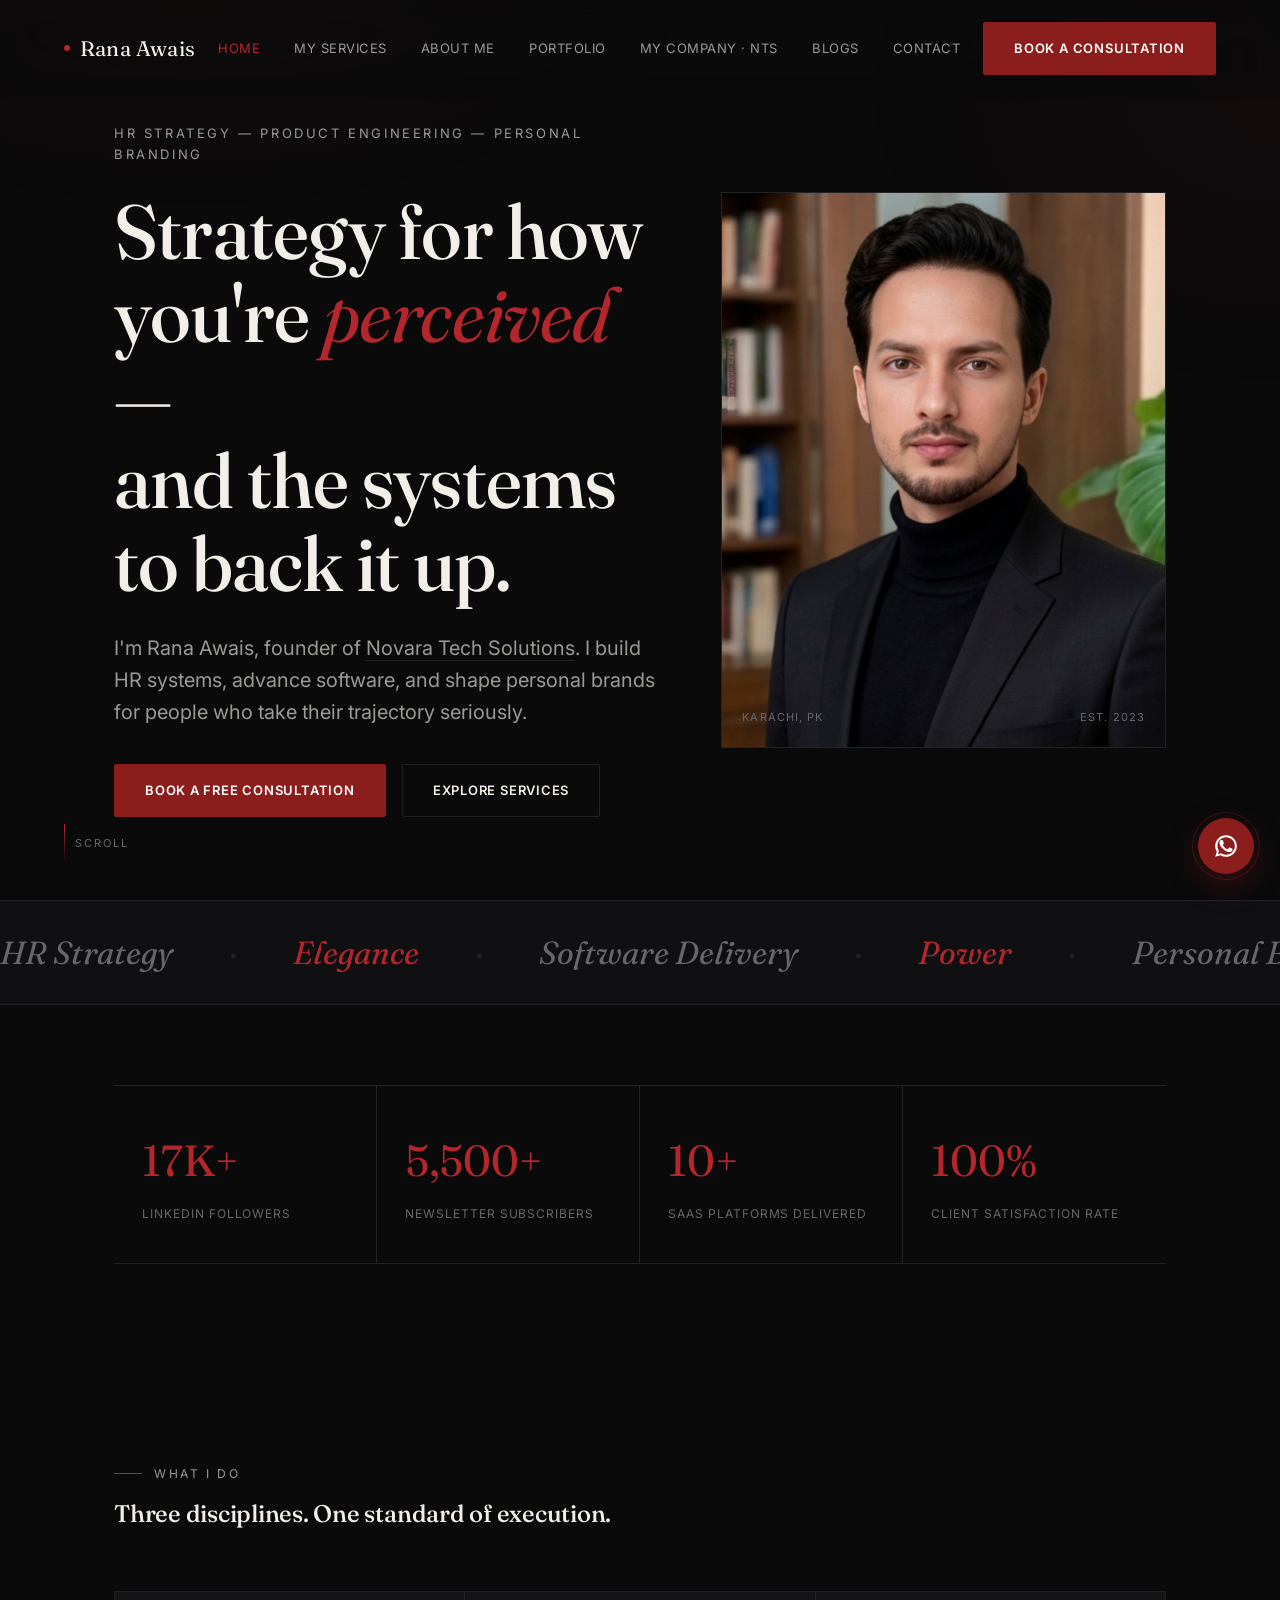
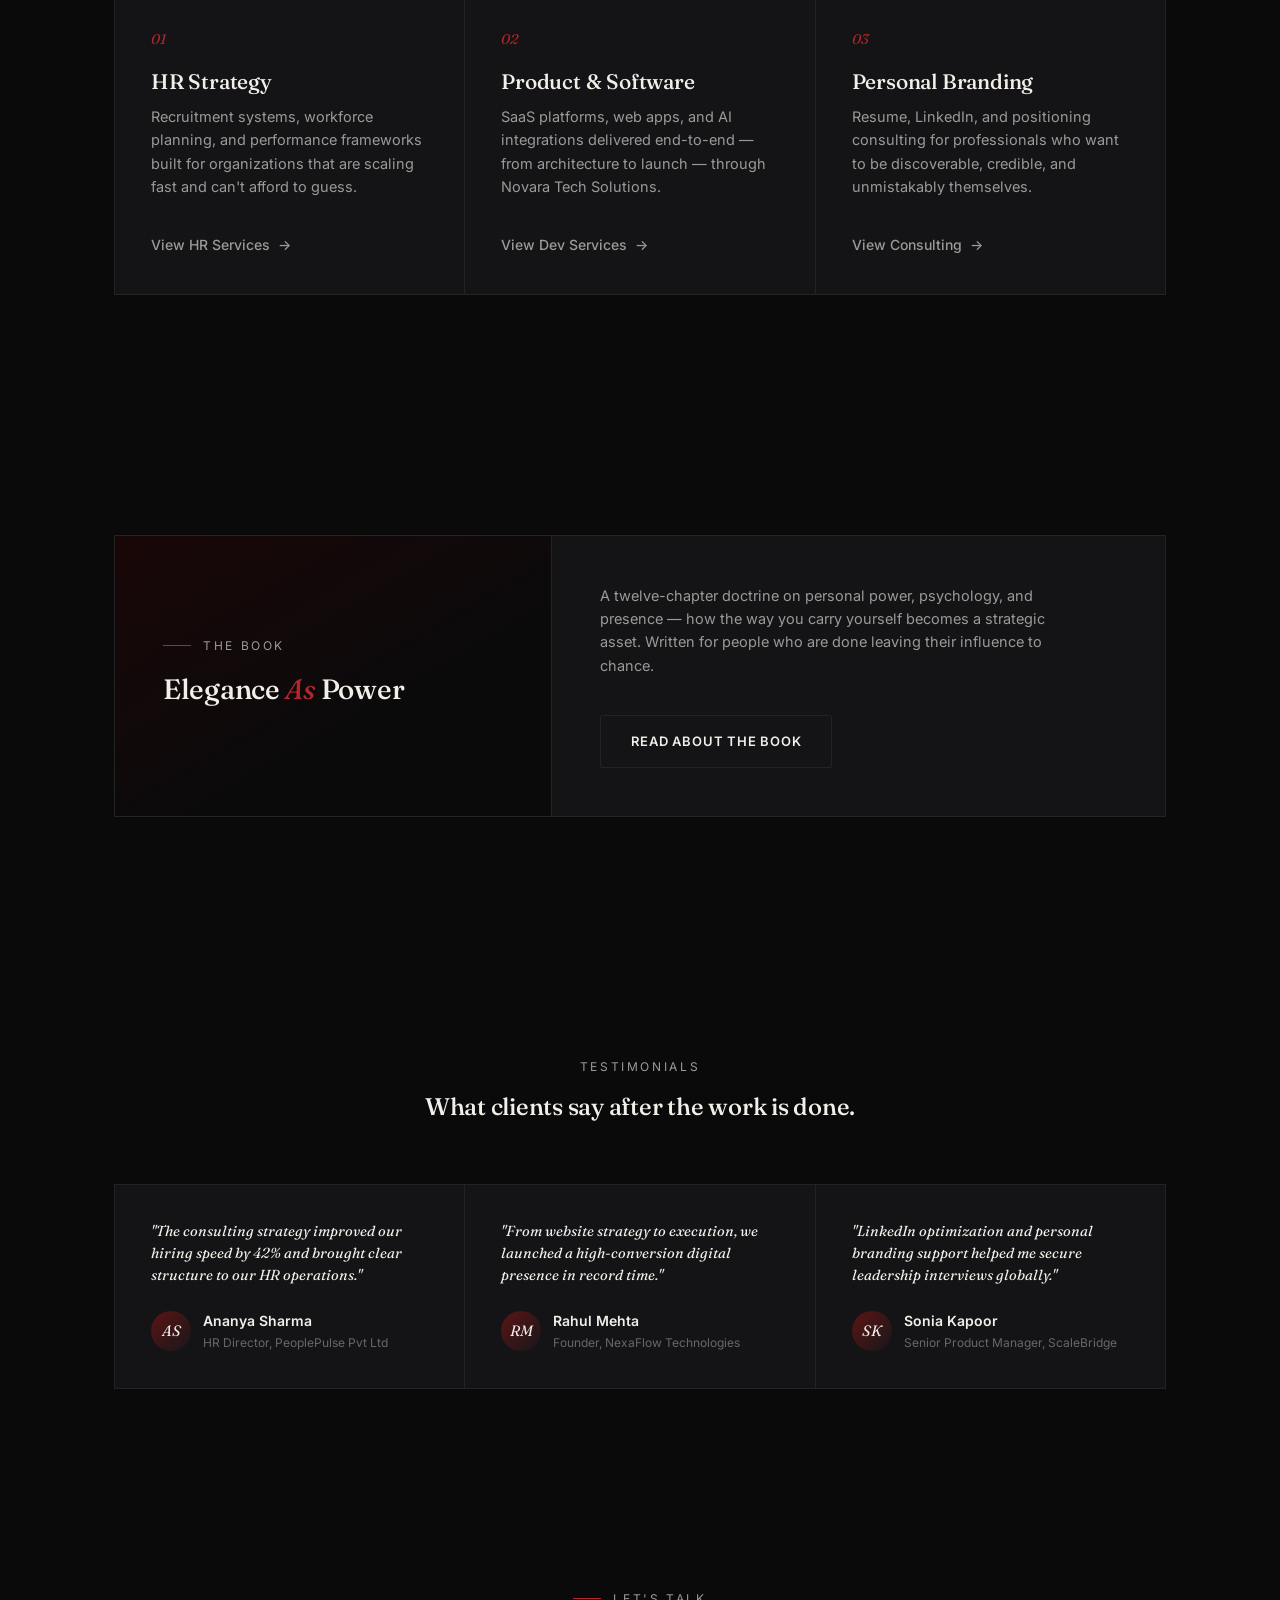
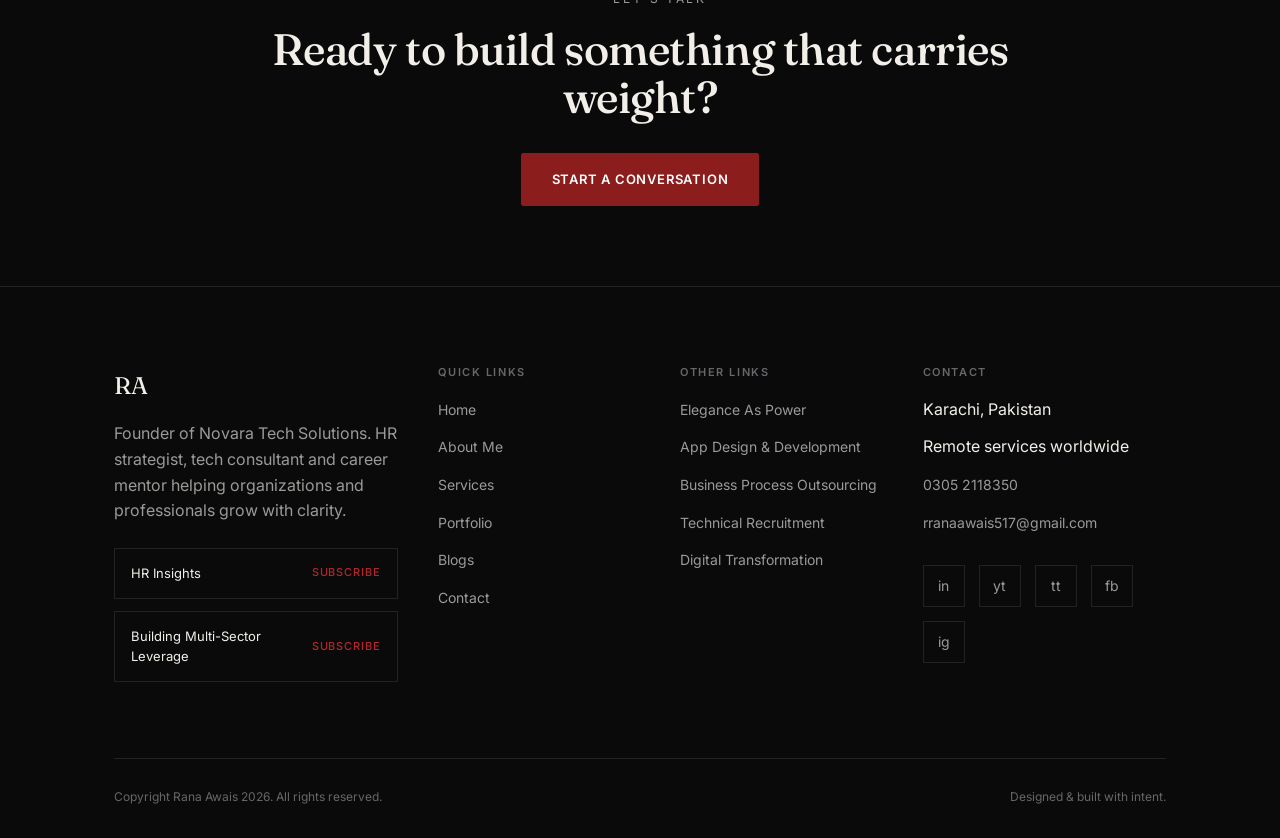
<file: index.html>
<!DOCTYPE html>
<html lang="en">
<head>
<meta charset="UTF-8">
<meta name="viewport" content="width=device-width, initial-scale=1.0">
<title>Rana Awais — HR Strategist, Tech Consultant &amp; Career Mentor</title>
<meta name="description" content="Rana Awais helps organizations and professionals grow through HR strategy, software delivery, and high-impact personal branding.">
<link rel="stylesheet" href="style.css">
</head>
<body>

<header class="nav">
  <a href="index.html" class="nav-mark"><span class="dot"></span>Rana Awais</a>
  <ul class="nav-links">
    <li><a href="index.html" data-page="index.html">Home</a></li>
    <li><a href="services.html" data-page="services.html">My Services</a></li>
    <li class="nav-item-hover">
      <a href="about.html" data-page="about.html" class="about-link">About Me</a>
      <div class="pub-flyout">
        <div class="pub-flyout-eyebrow">From the Author</div>
        <div class="pub-flyout-title">Elegance As Power</div>
        <a href="publication.html" class="pub-link">View the Book →</a>
      </div>
    </li>
    <li><a href="portfolio.html" data-page="portfolio.html">Portfolio</a></li>
    <li class="nav-item-hover">
      <a href="company-index.html" target="_blank" rel="noopener" class="company-link">My Company · NTS</a> <!-- TODO: swap to https://ranaawais.nts.online once the company site has its own subdomain -->
      <div class="pub-flyout" style="width:250px;">
        <div class="pub-flyout-eyebrow">Novara Tech Solutions</div>
        <div class="pub-flyout-title">Product engineering &amp; digital transformation</div>
        <a href="company-index.html" target="_blank" rel="noopener" class="pub-link">Visit NTS →</a>
      </div>
    </li>
    <li><a href="blog.html" data-page="blog.html">Blogs</a></li>
    <li><a href="contact.html" data-page="contact.html">Contact</a></li>
  </ul>
  <div class="nav-cta">
    <a href="contact.html" class="btn btn-primary">Book a Consultation</a>
    <button class="nav-toggle" aria-label="Toggle menu" aria-expanded="false">☰</button>
  </div>
</header>

<!-- ============ HERO ============ -->
<section class="hero">
  <div class="container hero-grid">
    <div class="reveal">
      <div class="hero-kicker">HR Strategy — Product Engineering — Personal Branding</div>
      <h1>Strategy for how<br>you're <span class="italic">perceived</span> —<br>and the systems<br>to back it up.</h1>
      <p class="lede">I'm Rana Awais, founder of <a class="co-link" href="https://www.linkedin.com/company/novtechsol/?viewAsMember=true" target="_blank" rel="noopener">Novara Tech Solutions</a>. I build HR systems, advance software, and shape personal brands for people who take their trajectory seriously.</p>
      <div class="hero-actions">
        <a href="contact.html" class="btn btn-primary">Book a Free Consultation</a>
        <a href="services.html" class="btn btn-outline">Explore Services</a>
      </div>
    </div>
    <div class="hero-visual reveal reveal-delay-1">
      <span class="frame-corner tl"></span>
      <span class="frame-corner br"></span>
      <span class="monogram">RA</span>
      <img src="rana-author.jpg" alt="Rana Awais portrait" onerror="this.remove()">
      <div class="visual-caption">
        <span>Karachi, PK</span>
        <span>Est. 2023</span>
      </div>
    </div>
  </div>
  <div class="scroll-cue"><span class="line"></span>Scroll</div>
</section>

<!-- ============ MARQUEE — signature moment ============ -->
<div class="marquee-band">
  <div class="marquee-track">
    <span>HR Strategy <span class="sep">·</span> <em>Elegance</em> <span class="sep">·</span> Software Delivery <span class="sep">·</span> <em>Power</em> <span class="sep">·</span> Personal Branding <span class="sep">·</span> Presence <span class="sep">·</span></span>
    <span aria-hidden="true">HR Strategy <span class="sep">·</span> <em>Elegance</em> <span class="sep">·</span> Software Delivery <span class="sep">·</span> <em>Power</em> <span class="sep">·</span> Personal Branding <span class="sep">·</span> Presence <span class="sep">·</span></span>
  </div>
</div>

<!-- ============ STATS ============ -->
<section class="section-tight reveal">
  <div class="container">
    <div class="stat-strip">
      <div class="stat"><div class="num"><span class="accent">17K+</span></div><div class="label">LinkedIn Followers</div></div>
      <div class="stat"><div class="num"><span class="accent">5,500+</span></div><div class="label">Newsletter Subscribers</div></div>
      <div class="stat"><div class="num"><span class="accent">10+</span></div><div class="label">SaaS Platforms Delivered</div></div>
      <div class="stat"><div class="num"><span class="accent">100%</span></div><div class="label">Client Satisfaction Rate</div></div>
    </div>
  </div>
</section>

<!-- ============ WHAT I DO ============ -->
<section>
  <div class="container">
    <div class="section-head reveal">
      <div class="eyebrow">What I Do</div>
      <h2>Three disciplines. One standard of execution.</h2>
    </div>
    <div class="grid-3">
      <div class="card reveal">
        <span class="card-index">01</span>
        <h3>HR Strategy</h3>
        <p>Recruitment systems, workforce planning, and performance frameworks built for organizations that are scaling fast and can't afford to guess.</p>
        <a href="services.html" class="btn-ghost" style="margin-top:22px;display:inline-flex;">View HR Services <span class="arrow">→</span></a>
      </div>
      <div class="card reveal reveal-delay-1">
        <span class="card-index">02</span>
        <h3>Product &amp; Software</h3>
        <p>SaaS platforms, web apps, and AI integrations delivered end-to-end — from architecture to launch — through Novara Tech Solutions.</p>
        <a href="services.html" class="btn-ghost" style="margin-top:22px;display:inline-flex;">View Dev Services <span class="arrow">→</span></a>
      </div>
      <div class="card reveal reveal-delay-2">
        <span class="card-index">03</span>
        <h3>Personal Branding</h3>
        <p>Resume, LinkedIn, and positioning consulting for professionals who want to be discoverable, credible, and unmistakably themselves.</p>
        <a href="services.html" class="btn-ghost" style="margin-top:22px;display:inline-flex;">View Consulting <span class="arrow">→</span></a>
      </div>
    </div>
  </div>
</section>

<!-- ============ BOOK TEASER ============ -->
<section>
  <div class="container">
    <div class="card reveal" style="padding:0;overflow:hidden;">
      <div style="display:grid;grid-template-columns:1fr 1.4fr;gap:0;">
        <div style="background:linear-gradient(150deg,#1a0708,#0a0a0b 65%);border-right:1px solid var(--line);padding:48px;display:flex;flex-direction:column;justify-content:center;">
          <div class="eyebrow">The Book</div>
          <h3 style="font-size:28px;">Elegance <em style="color:var(--red-bright);font-style:italic;">As</em> Power</h3>
        </div>
        <div style="padding:48px;">
          <p style="max-width:52ch;">A twelve-chapter doctrine on personal power, psychology, and presence — how the way you carry yourself becomes a strategic asset. Written for people who are done leaving their influence to chance.</p>
          <a href="publication.html" class="btn btn-outline" style="margin-top:24px;">Read About the Book</a>
        </div>
      </div>
    </div>
  </div>
</section>

<!-- ============ TESTIMONIALS ============ -->
<section>
  <div class="container">
    <div class="section-head center reveal" style="max-width:560px;">
      <div class="eyebrow">Testimonials</div>
      <h2>What clients say after the work is done.</h2>
    </div>
    <div class="grid-3">
      <div class="card reveal">
        <p class="testi-quote">"The consulting strategy improved our hiring speed by 42% and brought clear structure to our HR operations."</p>
        <div class="testi-person">
          <div class="testi-avatar">AS</div>
          <div><div class="name">Ananya Sharma</div><div class="role">HR Director, PeoplePulse Pvt Ltd</div></div>
        </div>
      </div>
      <div class="card reveal reveal-delay-1">
        <p class="testi-quote">"From website strategy to execution, we launched a high-conversion digital presence in record time."</p>
        <div class="testi-person">
          <div class="testi-avatar">RM</div>
          <div><div class="name">Rahul Mehta</div><div class="role">Founder, NexaFlow Technologies</div></div>
        </div>
      </div>
      <div class="card reveal reveal-delay-2">
        <p class="testi-quote">"LinkedIn optimization and personal branding support helped me secure leadership interviews globally."</p>
        <div class="testi-person">
          <div class="testi-avatar">SK</div>
          <div><div class="name">Sonia Kapoor</div><div class="role">Senior Product Manager, ScaleBridge</div></div>
        </div>
      </div>
    </div>
  </div>
</section>

<!-- ============ CTA ============ -->
<section class="section-tight">
  <div class="container" style="text-align:center;">
    <div class="reveal">
      <div class="eyebrow" style="justify-content:center;">Let's Talk</div>
      <h2 style="font-size:clamp(28px,4vw,44px);max-width:26ch;margin:0 auto 32px;">Ready to build something that carries weight?</h2>
      <a href="contact.html" class="btn btn-primary">Start a Conversation</a>
    </div>
  </div>
</section>

<footer>
  <div class="container">
    <div class="footer-grid">
      <div>
        <div class="footer-mark">RA</div>
        <p style="max-width:34ch;">Founder of Novara Tech Solutions. HR strategist, tech consultant and career mentor helping organizations and professionals grow with clarity.</p>
        <div style="margin-top:24px;">
          <div class="newsletter-item"><span>HR Insights</span><a class="btn-ghost sub" href="https://www.linkedin.com/newsletters/hr-insights-7433899097394184192" target="_blank" rel="noopener">Subscribe</a></div>
          <div class="newsletter-item"><span>Building Multi-Sector Leverage</span><a class="btn-ghost sub" href="https://www.linkedin.com/newsletters/building-multi-sector-leverage-7428758513822187520" target="_blank" rel="noopener">Subscribe</a></div>
        </div>
      </div>
      <div class="footer-col">
        <h4>Quick Links</h4>
        <ul>
          <li><a href="index.html">Home</a></li>
          <li><a href="about.html">About Me</a></li>
          <li><a href="services.html">Services</a></li>
          <li><a href="portfolio.html">Portfolio</a></li>
          <li><a href="blog.html">Blogs</a></li>
          <li><a href="contact.html">Contact</a></li>
        </ul>
      </div>
      <div class="footer-col">
        <h4>Other Links</h4>
        <ul>
          <li><a href="publication.html">Elegance As Power</a></li>
          <li><a href="services.html">App Design &amp; Development</a></li>
          <li><a href="services.html">Business Process Outsourcing</a></li>
          <li><a href="services.html">Technical Recruitment</a></li>
          <li><a href="services.html">Digital Transformation</a></li>
        </ul>
      </div>
      <div class="footer-col">
        <h4>Contact</h4>
        <ul>
          <li>Karachi, Pakistan</li>
          <li>Remote services worldwide</li>
          <li><a href="tel:+923052118350">0305 2118350</a></li>
          <li><a href="mailto:rranaawais517@gmail.com">rranaawais517@gmail.com</a></li>
        </ul>
        <div class="social-row">
          <a href="https://www.linkedin.com/in/ranaw7" target="_blank" rel="noopener" aria-label="LinkedIn">in</a>
          <a href="https://www.youtube.com" target="_blank" rel="noopener" aria-label="YouTube">yt</a>
          <a href="https://www.tiktok.com" target="_blank" rel="noopener" aria-label="TikTok">tt</a>
          <a href="https://www.facebook.com/awaisrana002" target="_blank" rel="noopener" aria-label="Facebook">fb</a>
          <a href="https://www.instagram.com/_awais.ranaa/" target="_blank" rel="noopener" aria-label="Instagram">ig</a>
        </div>
      </div>
    </div>
    <div class="footer-bottom">
      <span>Copyright Rana Awais <span data-year></span>. All rights reserved.</span>
      <span>Designed &amp; built with intent.</span>
    </div>
  </div>
</footer>

<a class="wa-float" href="https://wa.me/923052118350" target="_blank" rel="noopener" aria-label="Chat on WhatsApp">
  <svg width="26" height="26" viewBox="0 0 24 24" fill="currentColor"><path d="M17.472 14.382c-.297-.149-1.758-.867-2.03-.967-.273-.099-.471-.148-.67.15-.197.297-.767.966-.94 1.164-.173.199-.347.223-.644.075-.297-.15-1.255-.463-2.39-1.475-.883-.788-1.48-1.761-1.653-2.059-.173-.297-.018-.458.13-.606.134-.133.298-.347.446-.52.149-.174.198-.298.298-.497.099-.198.05-.371-.025-.52-.075-.149-.669-1.612-.916-2.207-.242-.579-.487-.5-.669-.51-.173-.008-.371-.01-.57-.01-.198 0-.52.074-.792.372-.272.297-1.04 1.016-1.04 2.479 0 1.462 1.065 2.876 1.213 3.074.149.198 2.096 3.2 5.077 4.487.709.306 1.262.489 1.694.625.712.227 1.36.195 1.871.118.571-.085 1.758-.719 2.006-1.413.248-.694.248-1.289.173-1.413-.074-.124-.272-.198-.57-.347z"/><path d="M12.014 2C6.486 2 2 6.487 2 12.015c0 1.86.508 3.647 1.47 5.213L2 22l4.906-1.446a9.97 9.97 0 0 0 5.108 1.394h.004c5.528 0 10.013-4.487 10.013-10.015C22.03 6.487 17.542 2 12.014 2zm0 18.033a8.01 8.01 0 0 1-4.083-1.116l-.293-.174-3.03.892.907-2.951-.191-.303a7.994 7.994 0 0 1-1.234-4.366c0-4.423 3.6-8.023 8.028-8.023 4.428 0 8.024 3.6 8.024 8.023 0 4.424-3.6 8.018-8.128 8.018z"/></svg>
</a>

<script src="main.js"></script>
</body>
</html>
</file>
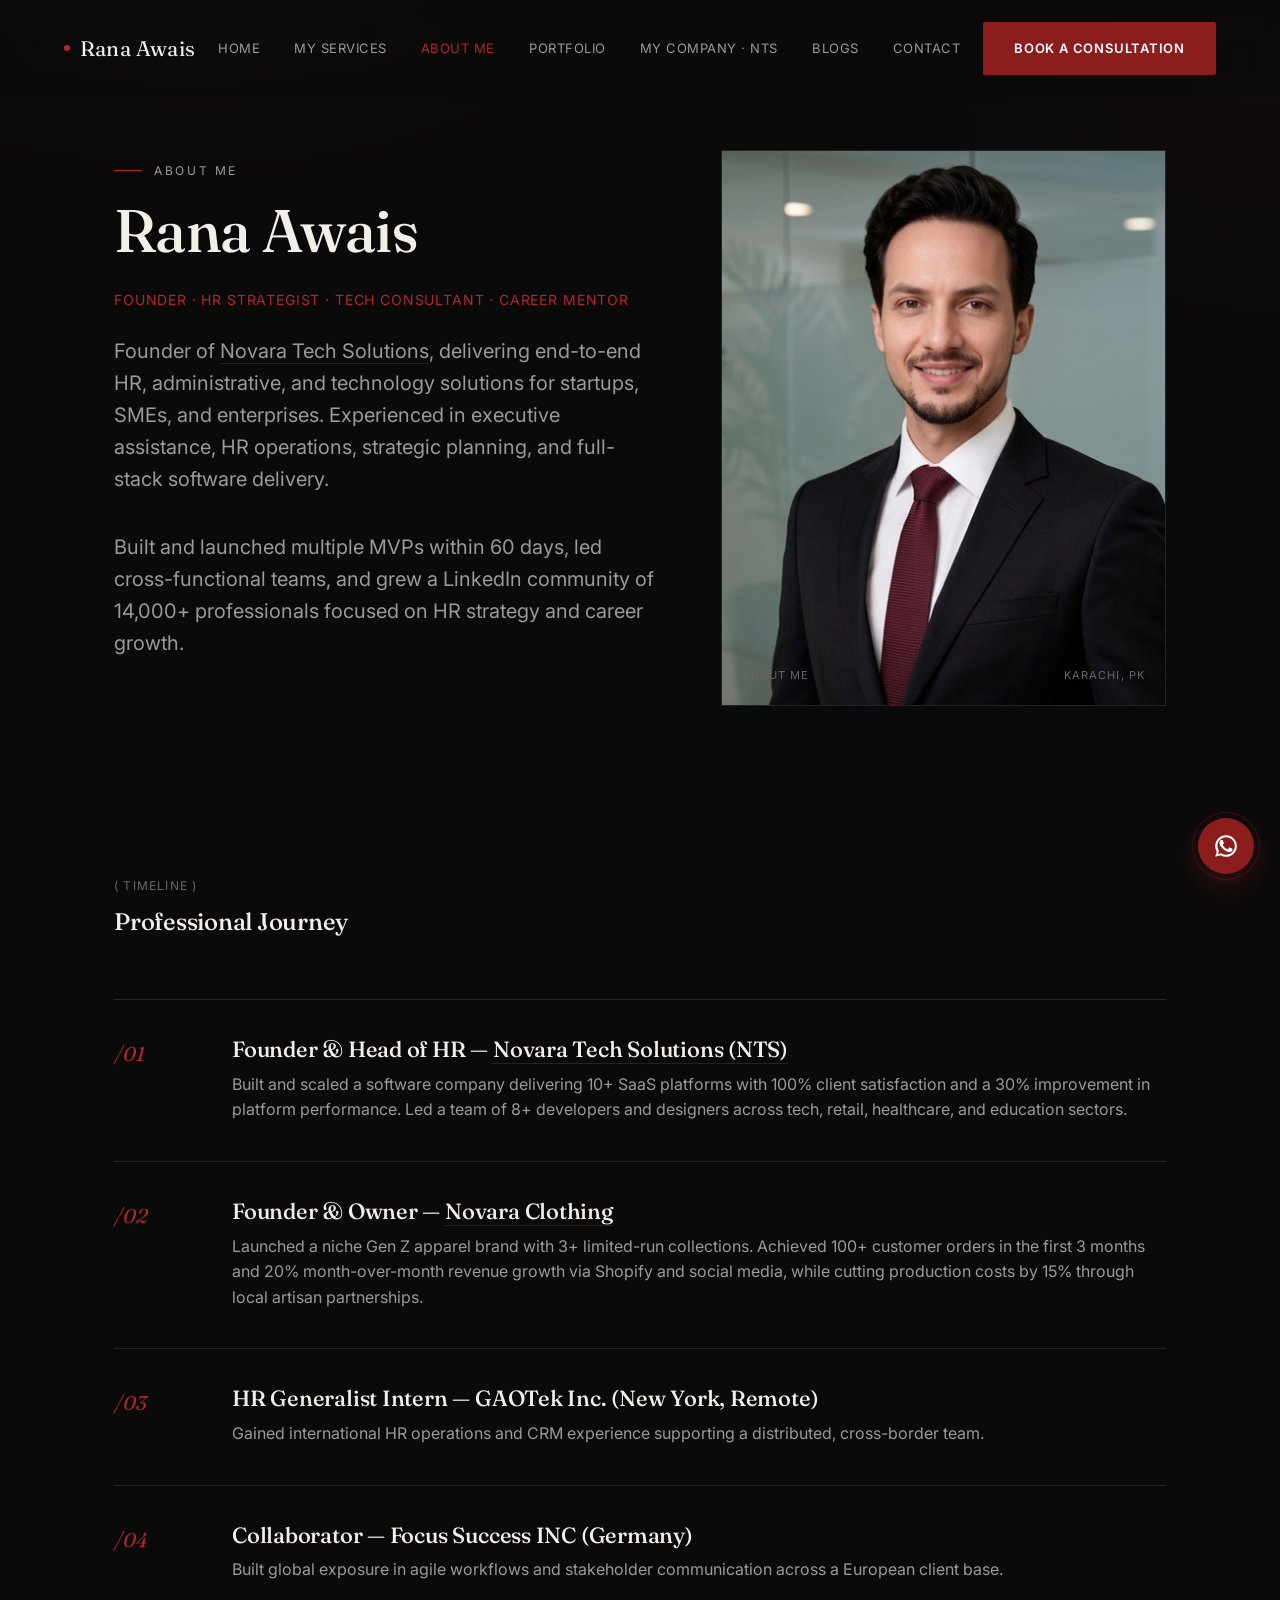
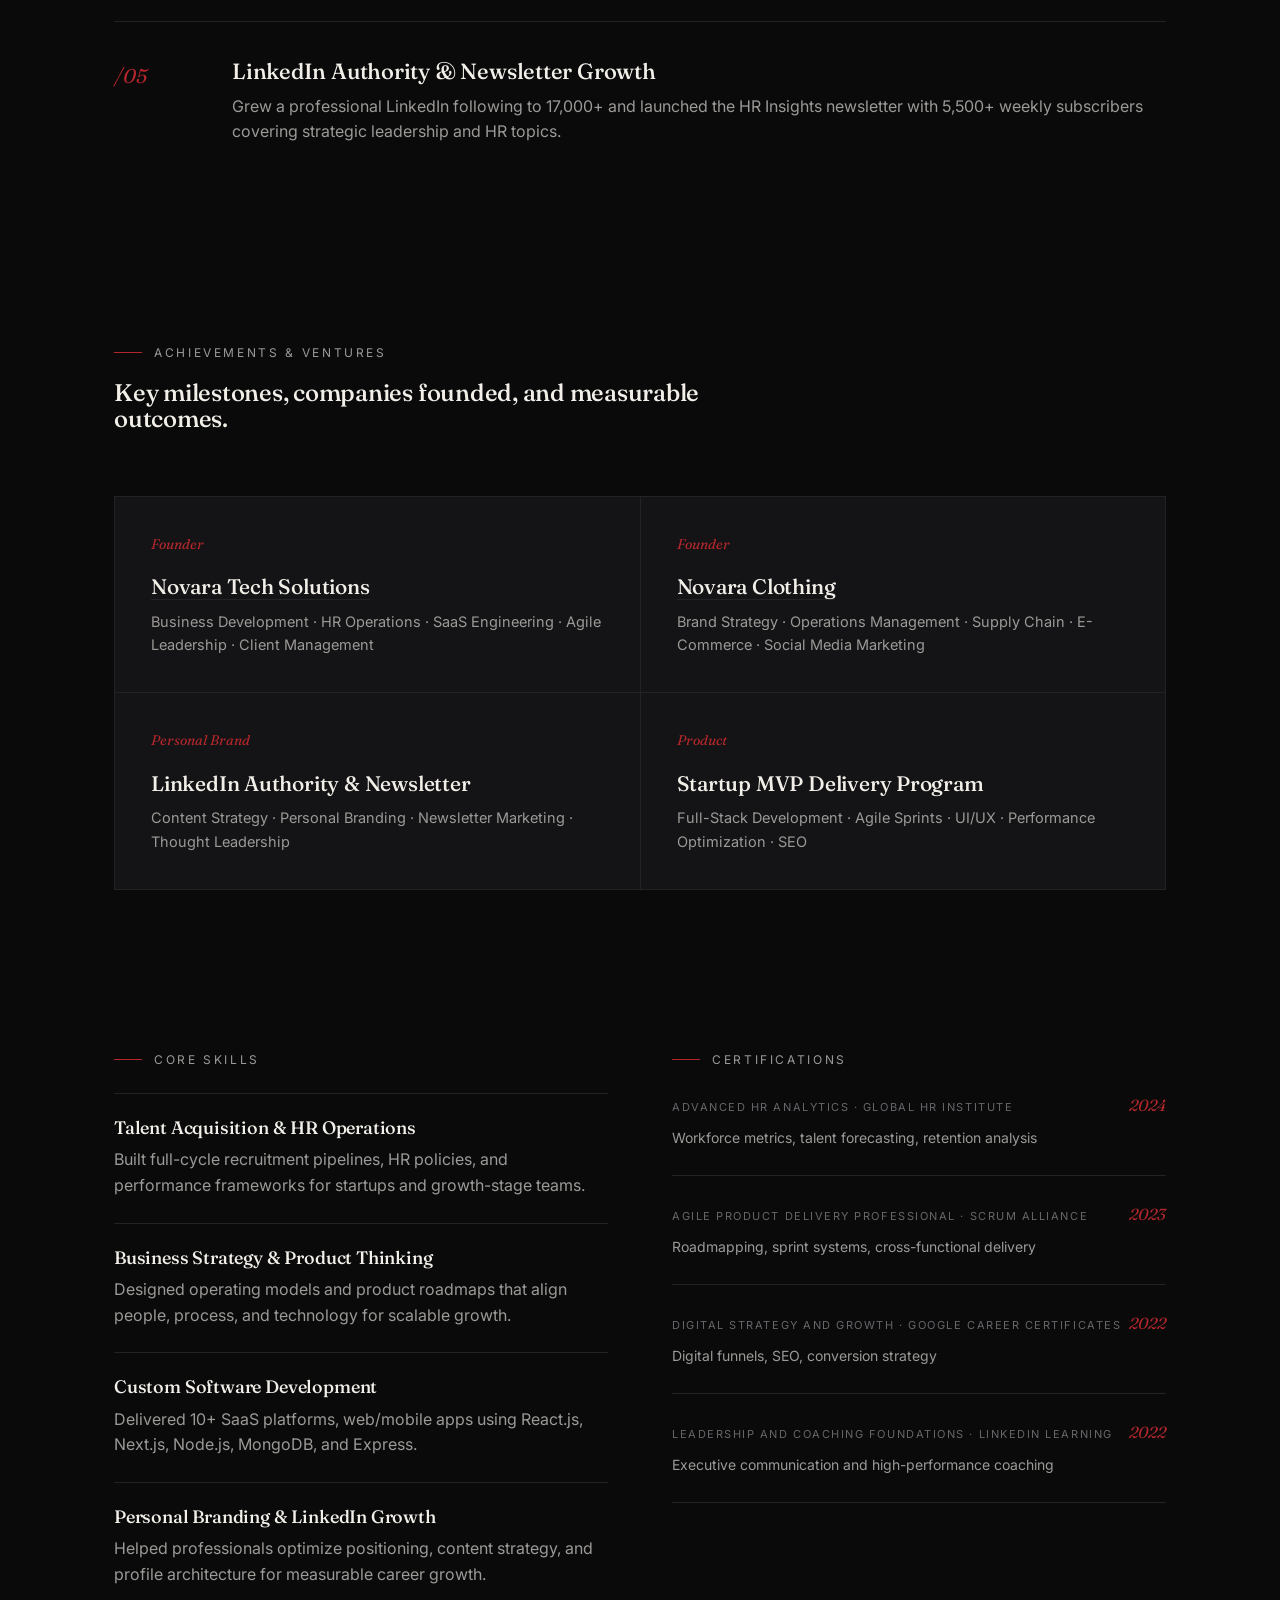
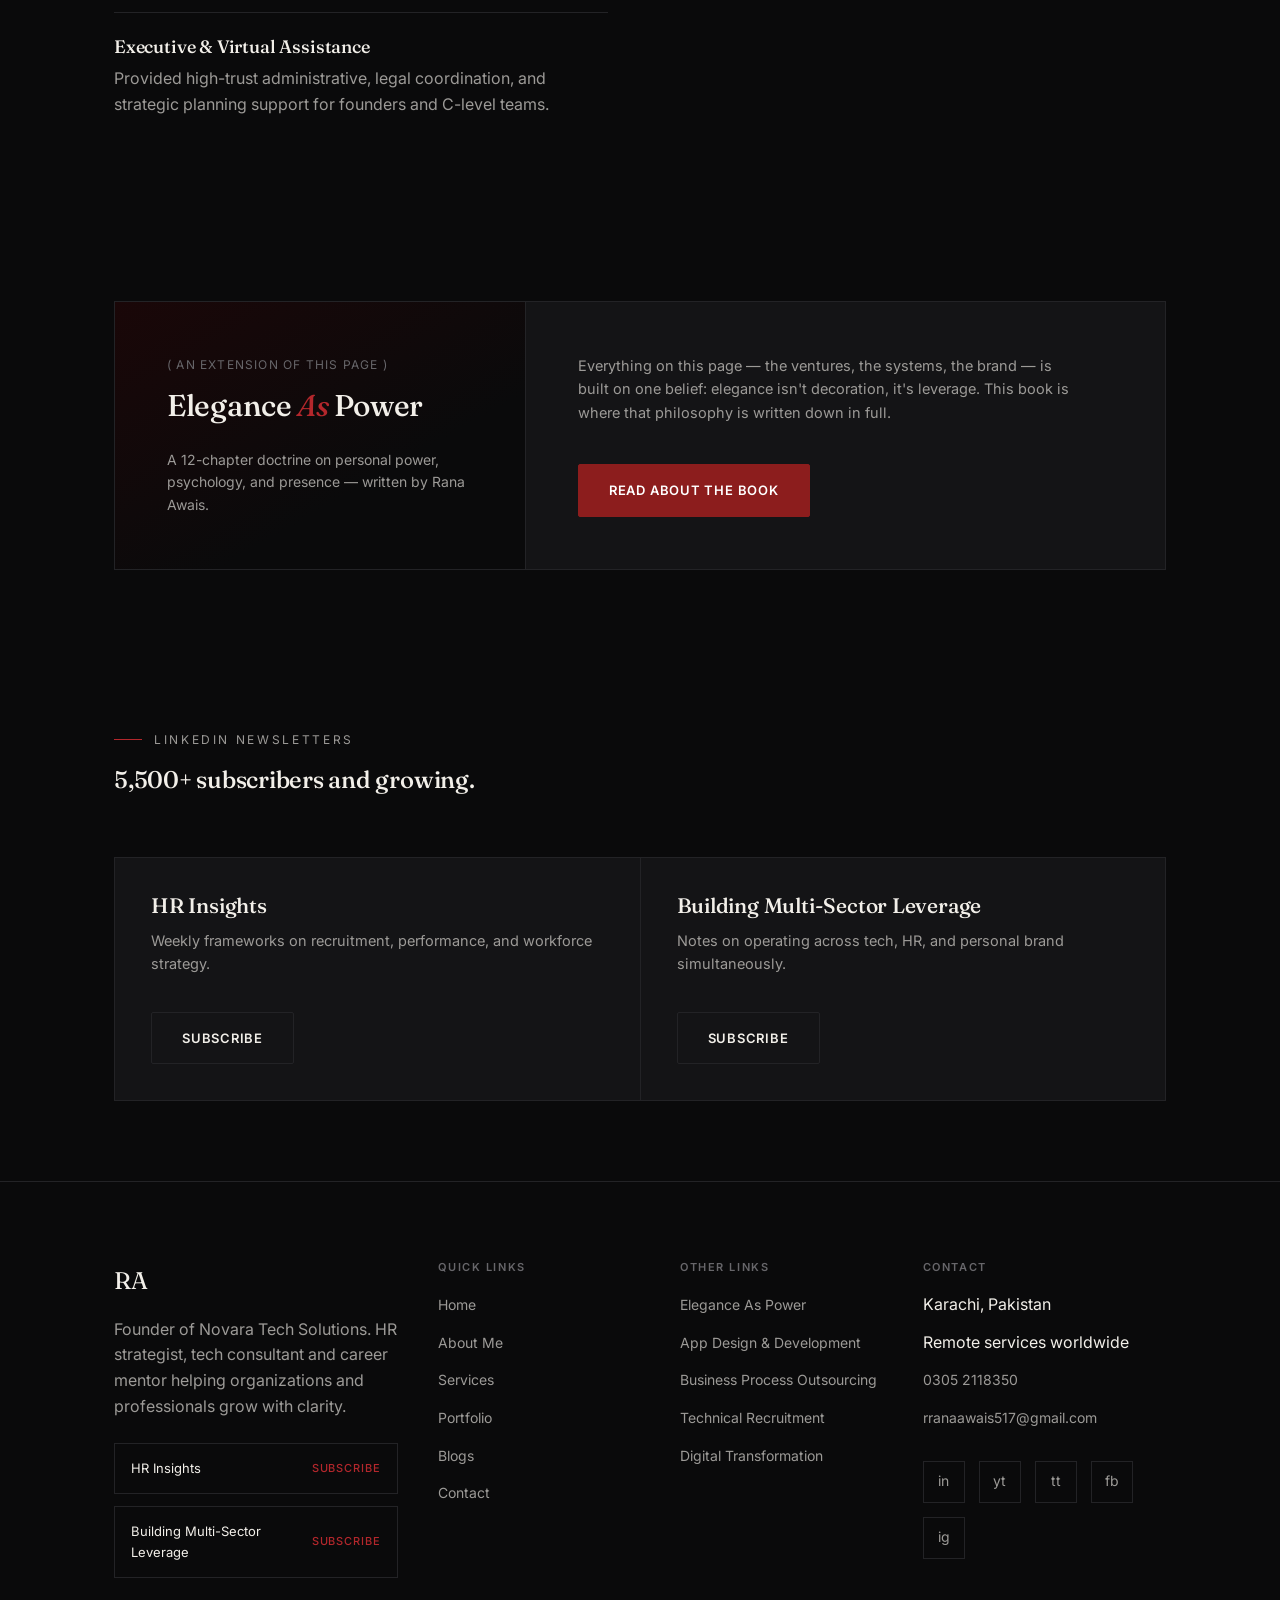
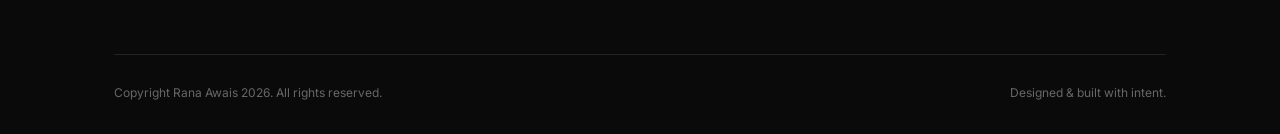
<file: about.html>
<!DOCTYPE html>
<html lang="en">
<head>
<meta charset="UTF-8">
<meta name="viewport" content="width=device-width, initial-scale=1.0">
<title>About Me — Rana Awais</title>
<meta name="description" content="Founder of Novara Tech Solutions. HR strategist, tech consultant, and career mentor — and author of Elegance As Power.">
<link rel="stylesheet" href="style.css">
</head>
<body>

<header class="nav">
  <a href="index.html" class="nav-mark"><span class="dot"></span>Rana Awais</a>
  <ul class="nav-links">
    <li><a href="index.html" data-page="index.html">Home</a></li>
    <li><a href="services.html" data-page="services.html">My Services</a></li>
    <li class="nav-item-hover">
      <a href="about.html" data-page="about.html" class="about-link active">About Me</a>
      <div class="pub-flyout">
        <div class="pub-flyout-eyebrow">From the Author</div>
        <div class="pub-flyout-title">Elegance As Power</div>
        <a href="publication.html" class="pub-link">View the Book →</a>
      </div>
    </li>
    <li><a href="portfolio.html" data-page="portfolio.html">Portfolio</a></li>
    <li class="nav-item-hover">
      <a href="company-index.html" target="_blank" rel="noopener" class="company-link">My Company · NTS</a> <!-- TODO: swap to https://ranaawais.nts.online once the company site has its own subdomain -->
      <div class="pub-flyout" style="width:250px;">
        <div class="pub-flyout-eyebrow">Novara Tech Solutions</div>
        <div class="pub-flyout-title">Product engineering &amp; digital transformation</div>
        <a href="company-index.html" target="_blank" rel="noopener" class="pub-link">Visit NTS →</a>
      </div>
    </li>
    <li><a href="blog.html" data-page="blog.html">Blogs</a></li>
    <li><a href="contact.html" data-page="contact.html">Contact</a></li>
  </ul>
  <div class="nav-cta">
    <a href="contact.html" class="btn btn-primary">Book a Consultation</a>
    <button class="nav-toggle" aria-label="Toggle menu" aria-expanded="false">☰</button>
  </div>
</header>

<!-- ============ ABOUT HERO ============ -->
<section class="hero" style="min-height:auto;padding-top:150px;padding-bottom:90px;">
  <div class="container hero-grid">
    <div class="reveal">
      <div class="eyebrow">About Me</div>
      <h1 style="font-size:clamp(38px,5vw,60px);">Rana Awais</h1>
      <p style="font-size:14px;letter-spacing:.06em;text-transform:uppercase;color:var(--red-bright);margin:10px 0 24px;">Founder · HR Strategist · Tech Consultant · Career Mentor</p>
      <p class="lede">Founder of <a class="co-link" href="https://www.linkedin.com/company/novtechsol/?viewAsMember=true" target="_blank" rel="noopener">Novara Tech Solutions</a>, delivering end-to-end HR, administrative, and technology solutions for startups, SMEs, and enterprises. Experienced in executive assistance, HR operations, strategic planning, and full-stack software delivery.</p>
      <p class="lede" style="margin-top:16px;">Built and launched multiple MVPs within 60 days, led cross-functional teams, and grew a LinkedIn community of 14,000+ professionals focused on HR strategy and career growth.</p>
    </div>
    <div class="hero-visual reveal reveal-delay-1" style="aspect-ratio:4/5;">
      <span class="frame-corner tl"></span>
      <span class="frame-corner br"></span>
      <span class="monogram">RA</span>
      <img src="rana-about.jpg" alt="Rana Awais" onerror="this.remove()">
      <div class="visual-caption"><span>About Me</span><span>Karachi, PK</span></div>
    </div>
  </div>
</section>

<!-- ============ PROFESSIONAL JOURNEY — real sequence, numbered ============ -->
<section class="section-tight">
  <div class="container">
    <div class="section-head reveal">
      <div class="paren-label">Timeline</div>
      <h2 style="margin-top:14px;">Professional Journey</h2>
    </div>
    <div class="process-list reveal">
      <div class="process-step">
        <div class="p-idx">/01</div>
        <div><h3>Founder &amp; Head of HR — <a class="co-link" href="https://www.linkedin.com/company/novtechsol/?viewAsMember=true" target="_blank" rel="noopener">Novara Tech Solutions (NTS)</a></h3><p>Built and scaled a software company delivering 10+ SaaS platforms with 100% client satisfaction and a 30% improvement in platform performance. Led a team of 8+ developers and designers across tech, retail, healthcare, and education sectors.</p></div>
      </div>
      <div class="process-step">
        <div class="p-idx">/02</div>
        <div><h3>Founder &amp; Owner — <a class="co-link" href="https://www.linkedin.com/company/novara-clothing/?viewAsMember=true" target="_blank" rel="noopener">Novara Clothing</a></h3><p>Launched a niche Gen Z apparel brand with 3+ limited-run collections. Achieved 100+ customer orders in the first 3 months and 20% month-over-month revenue growth via Shopify and social media, while cutting production costs by 15% through local artisan partnerships.</p></div>
      </div>
      <div class="process-step">
        <div class="p-idx">/03</div>
        <div><h3>HR Generalist Intern — GAOTek Inc. (New York, Remote)</h3><p>Gained international HR operations and CRM experience supporting a distributed, cross-border team.</p></div>
      </div>
      <div class="process-step">
        <div class="p-idx">/04</div>
        <div><h3>Collaborator — Focus Success INC (Germany)</h3><p>Built global exposure in agile workflows and stakeholder communication across a European client base.</p></div>
      </div>
      <div class="process-step" style="border-bottom:none;">
        <div class="p-idx">/05</div>
        <div><h3>LinkedIn Authority &amp; Newsletter Growth</h3><p>Grew a professional LinkedIn following to 17,000+ and launched the HR Insights newsletter with 5,500+ weekly subscribers covering strategic leadership and HR topics.</p></div>
      </div>
    </div>
  </div>
</section>

<!-- ============ ACHIEVEMENTS ============ -->
<section class="section-tight">
  <div class="container">
    <div class="section-head reveal">
      <div class="eyebrow">Achievements &amp; Ventures</div>
      <h2>Key milestones, companies founded, and measurable outcomes.</h2>
    </div>
    <div class="grid-2">
      <div class="card reveal">
        <span class="card-index">Founder</span>
        <h3><a class="co-link" href="https://www.linkedin.com/company/novtechsol/?viewAsMember=true" target="_blank" rel="noopener">Novara Tech Solutions</a></h3>
        <p>Business Development · HR Operations · SaaS Engineering · Agile Leadership · Client Management</p>
      </div>
      <div class="card reveal reveal-delay-1">
        <span class="card-index">Founder</span>
        <h3><a class="co-link" href="https://www.linkedin.com/company/novara-clothing/?viewAsMember=true" target="_blank" rel="noopener">Novara Clothing</a></h3>
        <p>Brand Strategy · Operations Management · Supply Chain · E-Commerce · Social Media Marketing</p>
      </div>
      <div class="card reveal">
        <span class="card-index">Personal Brand</span>
        <h3>LinkedIn Authority &amp; Newsletter</h3>
        <p>Content Strategy · Personal Branding · Newsletter Marketing · Thought Leadership</p>
      </div>
      <div class="card reveal reveal-delay-1">
        <span class="card-index">Product</span>
        <h3>Startup MVP Delivery Program</h3>
        <p>Full-Stack Development · Agile Sprints · UI/UX · Performance Optimization · SEO</p>
      </div>
    </div>
  </div>
</section>

<!-- ============ SKILLS + CERTS ============ -->
<section class="section-tight">
  <div class="container">
    <div style="display:grid;grid-template-columns:1fr 1fr;gap:64px;">
      <div class="reveal">
        <div class="eyebrow">Core Skills</div>
        <div style="margin-top:24px;">
          <div class="service-row" style="grid-template-columns:1fr;padding:24px 0;">
            <div><h3 style="font-size:18px;">Talent Acquisition &amp; HR Operations</h3><p>Built full-cycle recruitment pipelines, HR policies, and performance frameworks for startups and growth-stage teams.</p></div>
          </div>
          <div class="service-row" style="grid-template-columns:1fr;padding:24px 0;">
            <div><h3 style="font-size:18px;">Business Strategy &amp; Product Thinking</h3><p>Designed operating models and product roadmaps that align people, process, and technology for scalable growth.</p></div>
          </div>
          <div class="service-row" style="grid-template-columns:1fr;padding:24px 0;">
            <div><h3 style="font-size:18px;">Custom Software Development</h3><p>Delivered 10+ SaaS platforms, web/mobile apps using React.js, Next.js, Node.js, MongoDB, and Express.</p></div>
          </div>
          <div class="service-row" style="grid-template-columns:1fr;padding:24px 0;">
            <div><h3 style="font-size:18px;">Personal Branding &amp; LinkedIn Growth</h3><p>Helped professionals optimize positioning, content strategy, and profile architecture for measurable career growth.</p></div>
          </div>
          <div class="service-row" style="grid-template-columns:1fr;padding:24px 0;border-bottom:none;">
            <div><h3 style="font-size:18px;">Executive &amp; Virtual Assistance</h3><p>Provided high-trust administrative, legal coordination, and strategic planning support for founders and C-level teams.</p></div>
          </div>
        </div>
      </div>
      <div class="reveal reveal-delay-1">
        <div class="eyebrow">Certifications</div>
        <div class="chapter-list" style="margin-top:24px;counter-reset:none;">
          <div class="contact-info-item">
            <div class="flex between" style="align-items:baseline;">
              <span class="label" style="margin-bottom:0;">Advanced HR Analytics · Global HR Institute</span>
              <span style="color:var(--red-bright);font-family:var(--serif);font-style:italic;">2024</span>
            </div>
            <p style="margin-top:8px;font-size:14px;">Workforce metrics, talent forecasting, retention analysis</p>
          </div>
          <div class="contact-info-item">
            <div class="flex between" style="align-items:baseline;">
              <span class="label" style="margin-bottom:0;">Agile Product Delivery Professional · Scrum Alliance</span>
              <span style="color:var(--red-bright);font-family:var(--serif);font-style:italic;">2023</span>
            </div>
            <p style="margin-top:8px;font-size:14px;">Roadmapping, sprint systems, cross-functional delivery</p>
          </div>
          <div class="contact-info-item">
            <div class="flex between" style="align-items:baseline;">
              <span class="label" style="margin-bottom:0;">Digital Strategy and Growth · Google Career Certificates</span>
              <span style="color:var(--red-bright);font-family:var(--serif);font-style:italic;">2022</span>
            </div>
            <p style="margin-top:8px;font-size:14px;">Digital funnels, SEO, conversion strategy</p>
          </div>
          <div class="contact-info-item">
            <div class="flex between" style="align-items:baseline;">
              <span class="label" style="margin-bottom:0;">Leadership and Coaching Foundations · LinkedIn Learning</span>
              <span style="color:var(--red-bright);font-family:var(--serif);font-style:italic;">2022</span>
            </div>
            <p style="margin-top:8px;font-size:14px;">Executive communication and high-performance coaching</p>
          </div>
        </div>
      </div>
    </div>
  </div>
</section>

<!-- ============ THE BOOK — About extension ============ -->
<section id="publication" class="section-tight">
  <div class="container">
    <div class="card reveal" style="padding:0;overflow:hidden;">
      <div style="display:grid;grid-template-columns:.9fr 1.4fr;">
        <div style="background:linear-gradient(150deg,#1a0708,#0a0a0b 65%);border-right:1px solid var(--line);padding:52px;display:flex;flex-direction:column;justify-content:center;">
          <div class="paren-label">An Extension of This Page</div>
          <h3 style="font-size:30px;margin-top:16px;">Elegance <em style="color:var(--red-bright);">As</em> Power</h3>
          <p style="margin-top:14px;font-size:14px;">A 12-chapter doctrine on personal power, psychology, and presence — written by Rana Awais.</p>
        </div>
        <div style="padding:52px;display:flex;flex-direction:column;justify-content:center;">
          <p style="max-width:56ch;">Everything on this page — the ventures, the systems, the brand — is built on one belief: elegance isn't decoration, it's leverage. This book is where that philosophy is written down in full.</p>
          <div style="margin-top:26px;"><a href="publication.html" class="btn btn-primary">Read About the Book</a></div>
        </div>
      </div>
    </div>
  </div>
</section>

<!-- ============ LINKEDIN NEWSLETTERS ============ -->
<section class="section-tight">
  <div class="container">
    <div class="section-head reveal">
      <div class="eyebrow">LinkedIn Newsletters</div>
      <h2>5,500+ subscribers and growing.</h2>
    </div>
    <div class="grid-2">
      <div class="card reveal">
        <h3>HR Insights</h3>
        <p style="margin-top:10px;">Weekly frameworks on recruitment, performance, and workforce strategy.</p>
        <a class="btn btn-outline" style="margin-top:22px;display:inline-block;" href="https://www.linkedin.com/newsletters/hr-insights-7433899097394184192" target="_blank" rel="noopener">Subscribe</a>
      </div>
      <div class="card reveal reveal-delay-1">
        <h3>Building Multi-Sector Leverage</h3>
        <p style="margin-top:10px;">Notes on operating across tech, HR, and personal brand simultaneously.</p>
        <a class="btn btn-outline" style="margin-top:22px;display:inline-block;" href="https://www.linkedin.com/newsletters/building-multi-sector-leverage-7428758513822187520" target="_blank" rel="noopener">Subscribe</a>
      </div>
    </div>
  </div>
</section>

<footer>
  <div class="container">
    <div class="footer-grid">
      <div>
        <div class="footer-mark">RA</div>
        <p style="max-width:34ch;">Founder of Novara Tech Solutions. HR strategist, tech consultant and career mentor helping organizations and professionals grow with clarity.</p>
        <div style="margin-top:24px;">
          <div class="newsletter-item"><span>HR Insights</span><a class="btn-ghost sub" href="https://www.linkedin.com/newsletters/hr-insights-7433899097394184192" target="_blank" rel="noopener">Subscribe</a></div>
          <div class="newsletter-item"><span>Building Multi-Sector Leverage</span><a class="btn-ghost sub" href="https://www.linkedin.com/newsletters/building-multi-sector-leverage-7428758513822187520" target="_blank" rel="noopener">Subscribe</a></div>
        </div>
      </div>
      <div class="footer-col">
        <h4>Quick Links</h4>
        <ul>
          <li><a href="index.html">Home</a></li>
          <li><a href="about.html">About Me</a></li>
          <li><a href="services.html">Services</a></li>
          <li><a href="portfolio.html">Portfolio</a></li>
          <li><a href="blog.html">Blogs</a></li>
          <li><a href="contact.html">Contact</a></li>
        </ul>
      </div>
      <div class="footer-col">
        <h4>Other Links</h4>
        <ul>
          <li><a href="publication.html">Elegance As Power</a></li>
          <li><a href="services.html">App Design &amp; Development</a></li>
          <li><a href="services.html">Business Process Outsourcing</a></li>
          <li><a href="services.html">Technical Recruitment</a></li>
          <li><a href="services.html">Digital Transformation</a></li>
        </ul>
      </div>
      <div class="footer-col">
        <h4>Contact</h4>
        <ul>
          <li>Karachi, Pakistan</li>
          <li>Remote services worldwide</li>
          <li><a href="tel:+923052118350">0305 2118350</a></li>
          <li><a href="mailto:rranaawais517@gmail.com">rranaawais517@gmail.com</a></li>
        </ul>
        <div class="social-row">
          <a href="https://www.linkedin.com/in/ranaw7" target="_blank" rel="noopener" aria-label="LinkedIn">in</a>
          <a href="https://www.youtube.com" target="_blank" rel="noopener" aria-label="YouTube">yt</a>
          <a href="https://www.tiktok.com" target="_blank" rel="noopener" aria-label="TikTok">tt</a>
          <a href="https://www.facebook.com/awaisrana002" target="_blank" rel="noopener" aria-label="Facebook">fb</a>
          <a href="https://www.instagram.com/_awais.ranaa/" target="_blank" rel="noopener" aria-label="Instagram">ig</a>
        </div>
      </div>
    </div>
    <div class="footer-bottom">
      <span>Copyright Rana Awais <span data-year></span>. All rights reserved.</span>
      <span>Designed &amp; built with intent.</span>
    </div>
  </div>
</footer>

<a class="wa-float" href="https://wa.me/923052118350" target="_blank" rel="noopener" aria-label="Chat on WhatsApp">
  <svg width="26" height="26" viewBox="0 0 24 24" fill="currentColor"><path d="M17.472 14.382c-.297-.149-1.758-.867-2.03-.967-.273-.099-.471-.148-.67.15-.197.297-.767.966-.94 1.164-.173.199-.347.223-.644.075-.297-.15-1.255-.463-2.39-1.475-.883-.788-1.48-1.761-1.653-2.059-.173-.297-.018-.458.13-.606.134-.133.298-.347.446-.52.149-.174.198-.298.298-.497.099-.198.05-.371-.025-.52-.075-.149-.669-1.612-.916-2.207-.242-.579-.487-.5-.669-.51-.173-.008-.371-.01-.57-.01-.198 0-.52.074-.792.372-.272.297-1.04 1.016-1.04 2.479 0 1.462 1.065 2.876 1.213 3.074.149.198 2.096 3.2 5.077 4.487.709.306 1.262.489 1.694.625.712.227 1.36.195 1.871.118.571-.085 1.758-.719 2.006-1.413.248-.694.248-1.289.173-1.413-.074-.124-.272-.198-.57-.347z"/><path d="M12.014 2C6.486 2 2 6.487 2 12.015c0 1.86.508 3.647 1.47 5.213L2 22l4.906-1.446a9.97 9.97 0 0 0 5.108 1.394h.004c5.528 0 10.013-4.487 10.013-10.015C22.03 6.487 17.542 2 12.014 2zm0 18.033a8.01 8.01 0 0 1-4.083-1.116l-.293-.174-3.03.892.907-2.951-.191-.303a7.994 7.994 0 0 1-1.234-4.366c0-4.423 3.6-8.023 8.028-8.023 4.428 0 8.024 3.6 8.024 8.023 0 4.424-3.6 8.018-8.128 8.018z"/></svg>
</a>

<script src="main.js"></script>
</body>
</html>
</file>
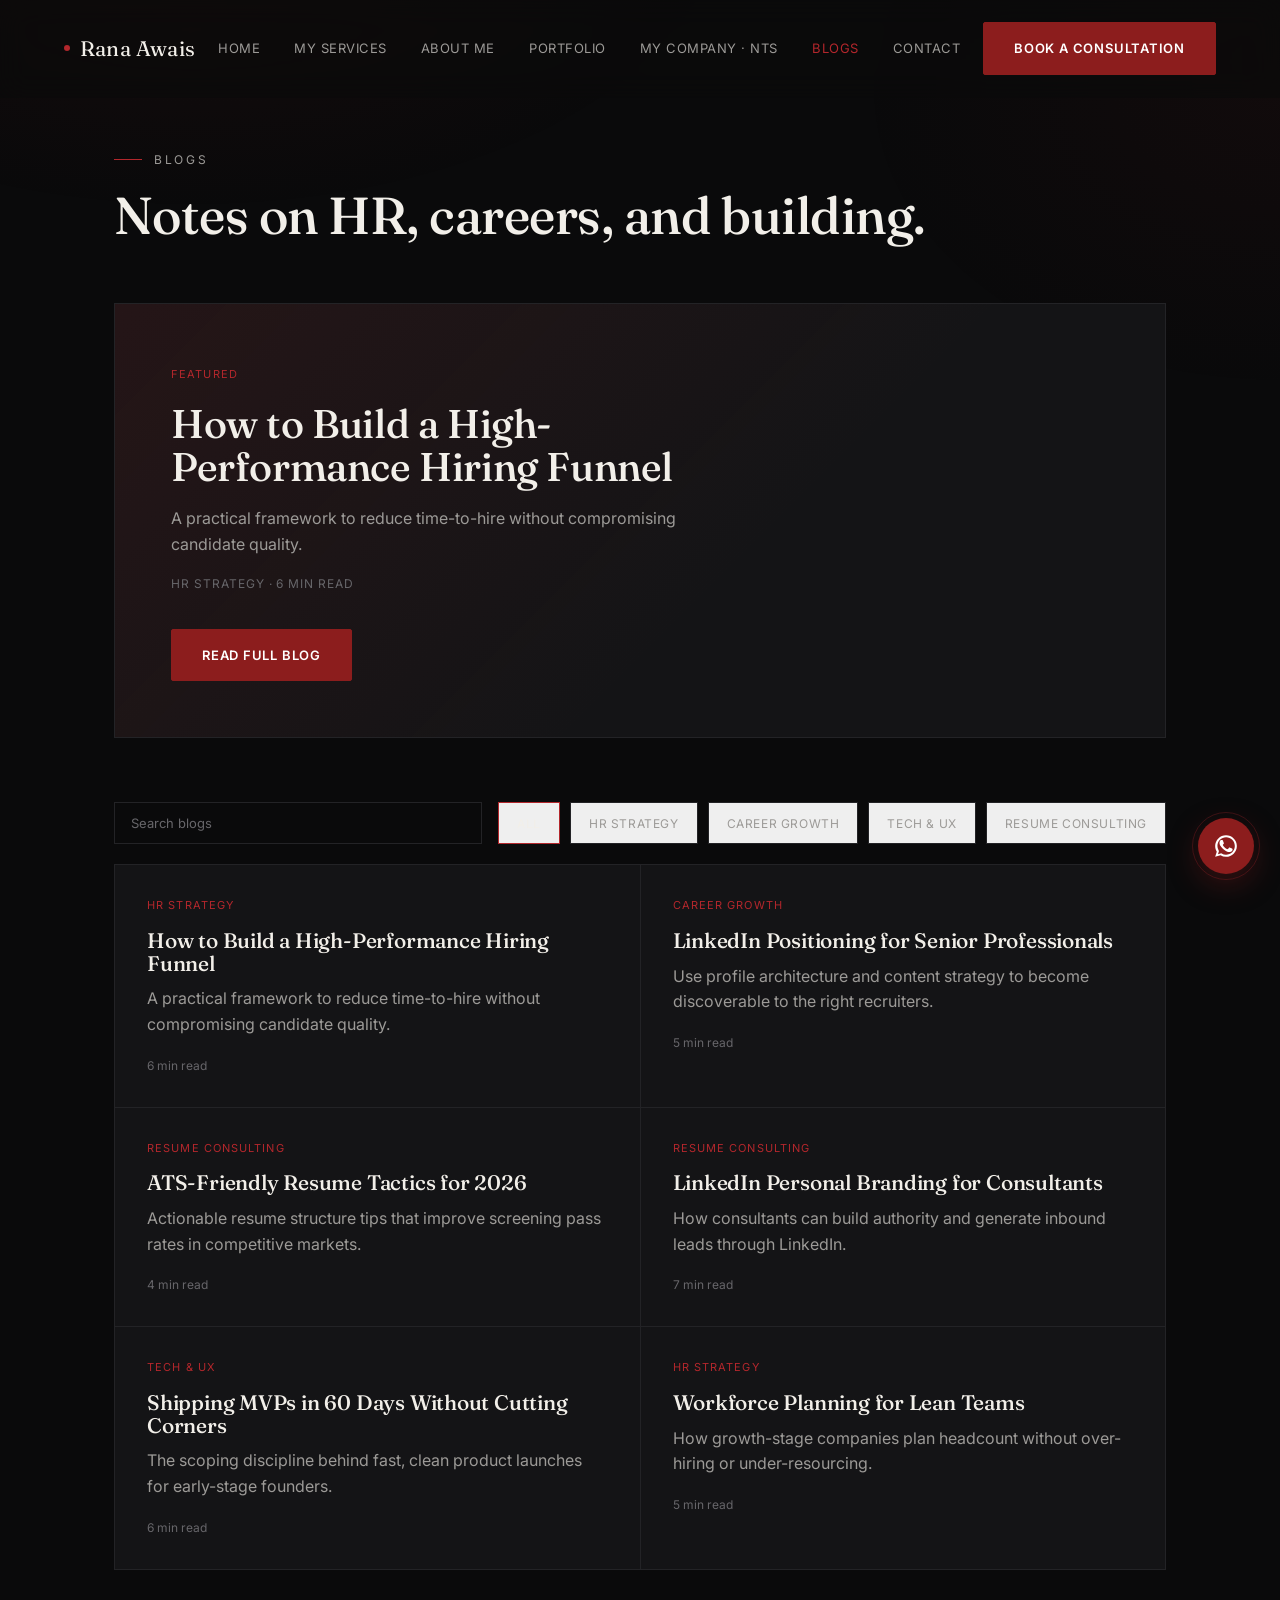
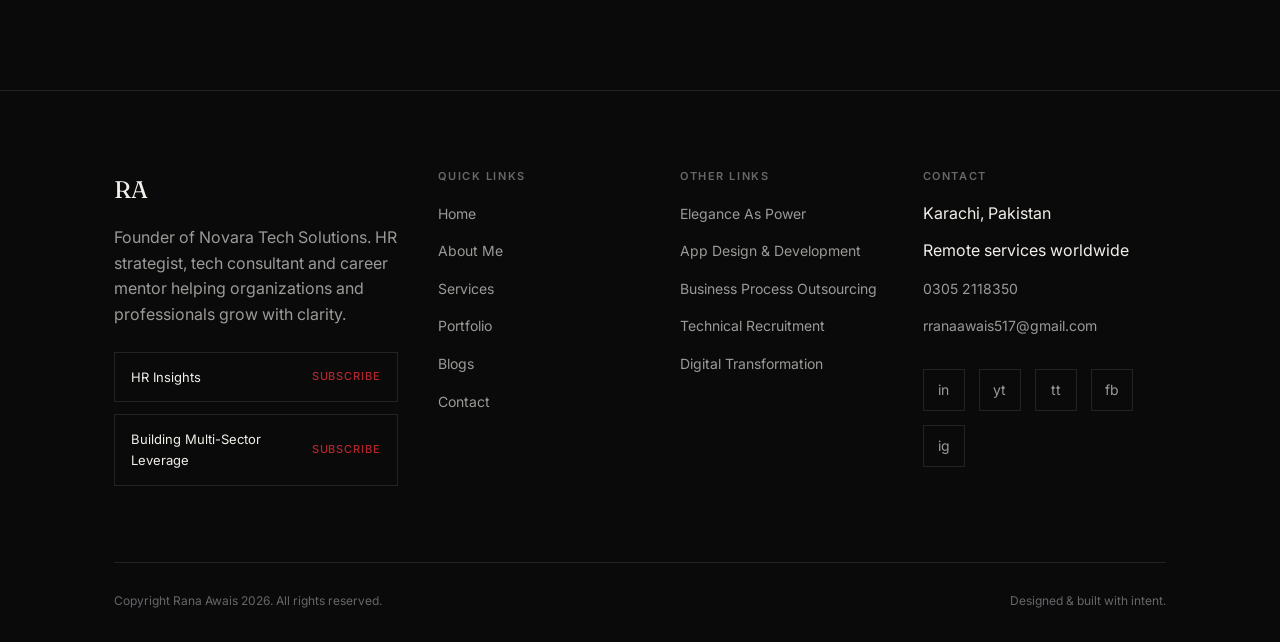
<file: blog.html>
<!DOCTYPE html>
<html lang="en">
<head>
<meta charset="UTF-8">
<meta name="viewport" content="width=device-width, initial-scale=1.0">
<title>Blogs — Rana Awais</title>
<meta name="description" content="HR strategy, career growth, tech, and resume consulting insights from Rana Awais.">
<link rel="stylesheet" href="style.css">
</head>
<body>

<header class="nav">
  <a href="index.html" class="nav-mark"><span class="dot"></span>Rana Awais</a>
  <ul class="nav-links">
    <li><a href="index.html" data-page="index.html">Home</a></li>
    <li><a href="services.html" data-page="services.html">My Services</a></li>
    <li class="nav-item-hover">
      <a href="about.html" data-page="about.html" class="about-link">About Me</a>
      <div class="pub-flyout">
        <div class="pub-flyout-eyebrow">From the Author</div>
        <div class="pub-flyout-title">Elegance As Power</div>
        <a href="publication.html" class="pub-link">View the Book →</a>
      </div>
    </li>
    <li><a href="portfolio.html" data-page="portfolio.html">Portfolio</a></li>
    <li class="nav-item-hover">
      <a href="company-index.html" target="_blank" rel="noopener" class="company-link">My Company · NTS</a> <!-- TODO: swap to https://ranaawais.nts.online once the company site has its own subdomain -->
      <div class="pub-flyout" style="width:250px;">
        <div class="pub-flyout-eyebrow">Novara Tech Solutions</div>
        <div class="pub-flyout-title">Product engineering &amp; digital transformation</div>
        <a href="company-index.html" target="_blank" rel="noopener" class="pub-link">Visit NTS →</a>
      </div>
    </li>
    <li><a href="blog.html" data-page="blog.html" class="active">Blogs</a></li>
    <li><a href="contact.html" data-page="contact.html">Contact</a></li>
  </ul>
  <div class="nav-cta">
    <a href="contact.html" class="btn btn-primary">Book a Consultation</a>
    <button class="nav-toggle" aria-label="Toggle menu" aria-expanded="false">☰</button>
  </div>
</header>

<section style="padding-top:150px;padding-bottom:20px;">
  <div class="container">
    <div class="reveal">
      <div class="eyebrow">Blogs</div>
      <h1 style="font-size:clamp(34px,4.6vw,52px);">Notes on HR, careers, and building.</h1>
    </div>
  </div>
</section>

<section style="padding-top:40px;">
  <div class="container">

    <div class="blog-featured reveal">
      <span class="tag" style="font-size:11px;letter-spacing:.1em;text-transform:uppercase;">Featured</span>
      <h2>How to Build a High-Performance Hiring Funnel</h2>
      <p style="max-width:56ch;">A practical framework to reduce time-to-hire without compromising candidate quality.</p>
      <p style="margin-top:14px;font-size:12px;letter-spacing:.08em;text-transform:uppercase;color:var(--ink-faint);">HR Strategy · 6 min read</p>
      <a href="#" class="btn btn-primary" style="margin-top:24px;">Read Full Blog</a>
    </div>

    <div class="flex reveal" style="gap:16px;flex-wrap:wrap;margin-bottom:18px;">
      <input type="text" class="blog-search" placeholder="Search blogs">
      <div class="filters" style="margin-bottom:0;">
        <button class="filter-pill active" data-filter="all">All</button>
        <button class="filter-pill" data-filter="hr">HR Strategy</button>
        <button class="filter-pill" data-filter="career">Career Growth</button>
        <button class="filter-pill" data-filter="tech">Tech &amp; UX</button>
        <button class="filter-pill" data-filter="resume">Resume Consulting</button>
      </div>
    </div>

    <div class="blog-grid reveal" style="margin-top:20px;">
      <div class="blog-card" data-cat="hr">
        <span class="cat">HR Strategy</span>
        <h3>How to Build a High-Performance Hiring Funnel</h3>
        <p>A practical framework to reduce time-to-hire without compromising candidate quality.</p>
        <div class="meta">6 min read</div>
      </div>
      <div class="blog-card" data-cat="career">
        <span class="cat">Career Growth</span>
        <h3>LinkedIn Positioning for Senior Professionals</h3>
        <p>Use profile architecture and content strategy to become discoverable to the right recruiters.</p>
        <div class="meta">5 min read</div>
      </div>
      <div class="blog-card" data-cat="resume">
        <span class="cat">Resume Consulting</span>
        <h3>ATS-Friendly Resume Tactics for 2026</h3>
        <p>Actionable resume structure tips that improve screening pass rates in competitive markets.</p>
        <div class="meta">4 min read</div>
      </div>
      <div class="blog-card" data-cat="resume">
        <span class="cat">Resume Consulting</span>
        <h3>LinkedIn Personal Branding for Consultants</h3>
        <p>How consultants can build authority and generate inbound leads through LinkedIn.</p>
        <div class="meta">7 min read</div>
      </div>
      <div class="blog-card" data-cat="tech">
        <span class="cat">Tech &amp; UX</span>
        <h3>Shipping MVPs in 60 Days Without Cutting Corners</h3>
        <p>The scoping discipline behind fast, clean product launches for early-stage founders.</p>
        <div class="meta">6 min read</div>
      </div>
      <div class="blog-card" data-cat="hr">
        <span class="cat">HR Strategy</span>
        <h3>Workforce Planning for Lean Teams</h3>
        <p>How growth-stage companies plan headcount without over-hiring or under-resourcing.</p>
        <div class="meta">5 min read</div>
      </div>
    </div>

  </div>
</section>

<footer>
  <div class="container">
    <div class="footer-grid">
      <div>
        <div class="footer-mark">RA</div>
        <p style="max-width:34ch;">Founder of Novara Tech Solutions. HR strategist, tech consultant and career mentor helping organizations and professionals grow with clarity.</p>
        <div style="margin-top:24px;">
          <div class="newsletter-item"><span>HR Insights</span><a class="btn-ghost sub" href="https://www.linkedin.com/newsletters/hr-insights-7433899097394184192" target="_blank" rel="noopener">Subscribe</a></div>
          <div class="newsletter-item"><span>Building Multi-Sector Leverage</span><a class="btn-ghost sub" href="https://www.linkedin.com/newsletters/building-multi-sector-leverage-7428758513822187520" target="_blank" rel="noopener">Subscribe</a></div>
        </div>
      </div>
      <div class="footer-col">
        <h4>Quick Links</h4>
        <ul>
          <li><a href="index.html">Home</a></li>
          <li><a href="about.html">About Me</a></li>
          <li><a href="services.html">Services</a></li>
          <li><a href="portfolio.html">Portfolio</a></li>
          <li><a href="blog.html">Blogs</a></li>
          <li><a href="contact.html">Contact</a></li>
        </ul>
      </div>
      <div class="footer-col">
        <h4>Other Links</h4>
        <ul>
          <li><a href="publication.html">Elegance As Power</a></li>
          <li><a href="services.html">App Design &amp; Development</a></li>
          <li><a href="services.html">Business Process Outsourcing</a></li>
          <li><a href="services.html">Technical Recruitment</a></li>
          <li><a href="services.html">Digital Transformation</a></li>
        </ul>
      </div>
      <div class="footer-col">
        <h4>Contact</h4>
        <ul>
          <li>Karachi, Pakistan</li>
          <li>Remote services worldwide</li>
          <li><a href="tel:+923052118350">0305 2118350</a></li>
          <li><a href="mailto:rranaawais517@gmail.com">rranaawais517@gmail.com</a></li>
        </ul>
        <div class="social-row">
          <a href="https://www.linkedin.com/in/ranaw7" target="_blank" rel="noopener" aria-label="LinkedIn">in</a>
          <a href="https://www.youtube.com" target="_blank" rel="noopener" aria-label="YouTube">yt</a>
          <a href="https://www.tiktok.com" target="_blank" rel="noopener" aria-label="TikTok">tt</a>
          <a href="https://www.facebook.com/awaisrana002" target="_blank" rel="noopener" aria-label="Facebook">fb</a>
          <a href="https://www.instagram.com/_awais.ranaa/" target="_blank" rel="noopener" aria-label="Instagram">ig</a>
        </div>
      </div>
    </div>
    <div class="footer-bottom">
      <span>Copyright Rana Awais <span data-year></span>. All rights reserved.</span>
      <span>Designed &amp; built with intent.</span>
    </div>
  </div>
</footer>

<a class="wa-float" href="https://wa.me/923052118350" target="_blank" rel="noopener" aria-label="Chat on WhatsApp">
  <svg width="26" height="26" viewBox="0 0 24 24" fill="currentColor"><path d="M17.472 14.382c-.297-.149-1.758-.867-2.03-.967-.273-.099-.471-.148-.67.15-.197.297-.767.966-.94 1.164-.173.199-.347.223-.644.075-.297-.15-1.255-.463-2.39-1.475-.883-.788-1.48-1.761-1.653-2.059-.173-.297-.018-.458.13-.606.134-.133.298-.347.446-.52.149-.174.198-.298.298-.497.099-.198.05-.371-.025-.52-.075-.149-.669-1.612-.916-2.207-.242-.579-.487-.5-.669-.51-.173-.008-.371-.01-.57-.01-.198 0-.52.074-.792.372-.272.297-1.04 1.016-1.04 2.479 0 1.462 1.065 2.876 1.213 3.074.149.198 2.096 3.2 5.077 4.487.709.306 1.262.489 1.694.625.712.227 1.36.195 1.871.118.571-.085 1.758-.719 2.006-1.413.248-.694.248-1.289.173-1.413-.074-.124-.272-.198-.57-.347z"/><path d="M12.014 2C6.486 2 2 6.487 2 12.015c0 1.86.508 3.647 1.47 5.213L2 22l4.906-1.446a9.97 9.97 0 0 0 5.108 1.394h.004c5.528 0 10.013-4.487 10.013-10.015C22.03 6.487 17.542 2 12.014 2zm0 18.033a8.01 8.01 0 0 1-4.083-1.116l-.293-.174-3.03.892.907-2.951-.191-.303a7.994 7.994 0 0 1-1.234-4.366c0-4.423 3.6-8.023 8.028-8.023 4.428 0 8.024 3.6 8.024 8.023 0 4.424-3.6 8.018-8.128 8.018z"/></svg>
</a>

<script src="main.js"></script>
</body>
</html>
</file>
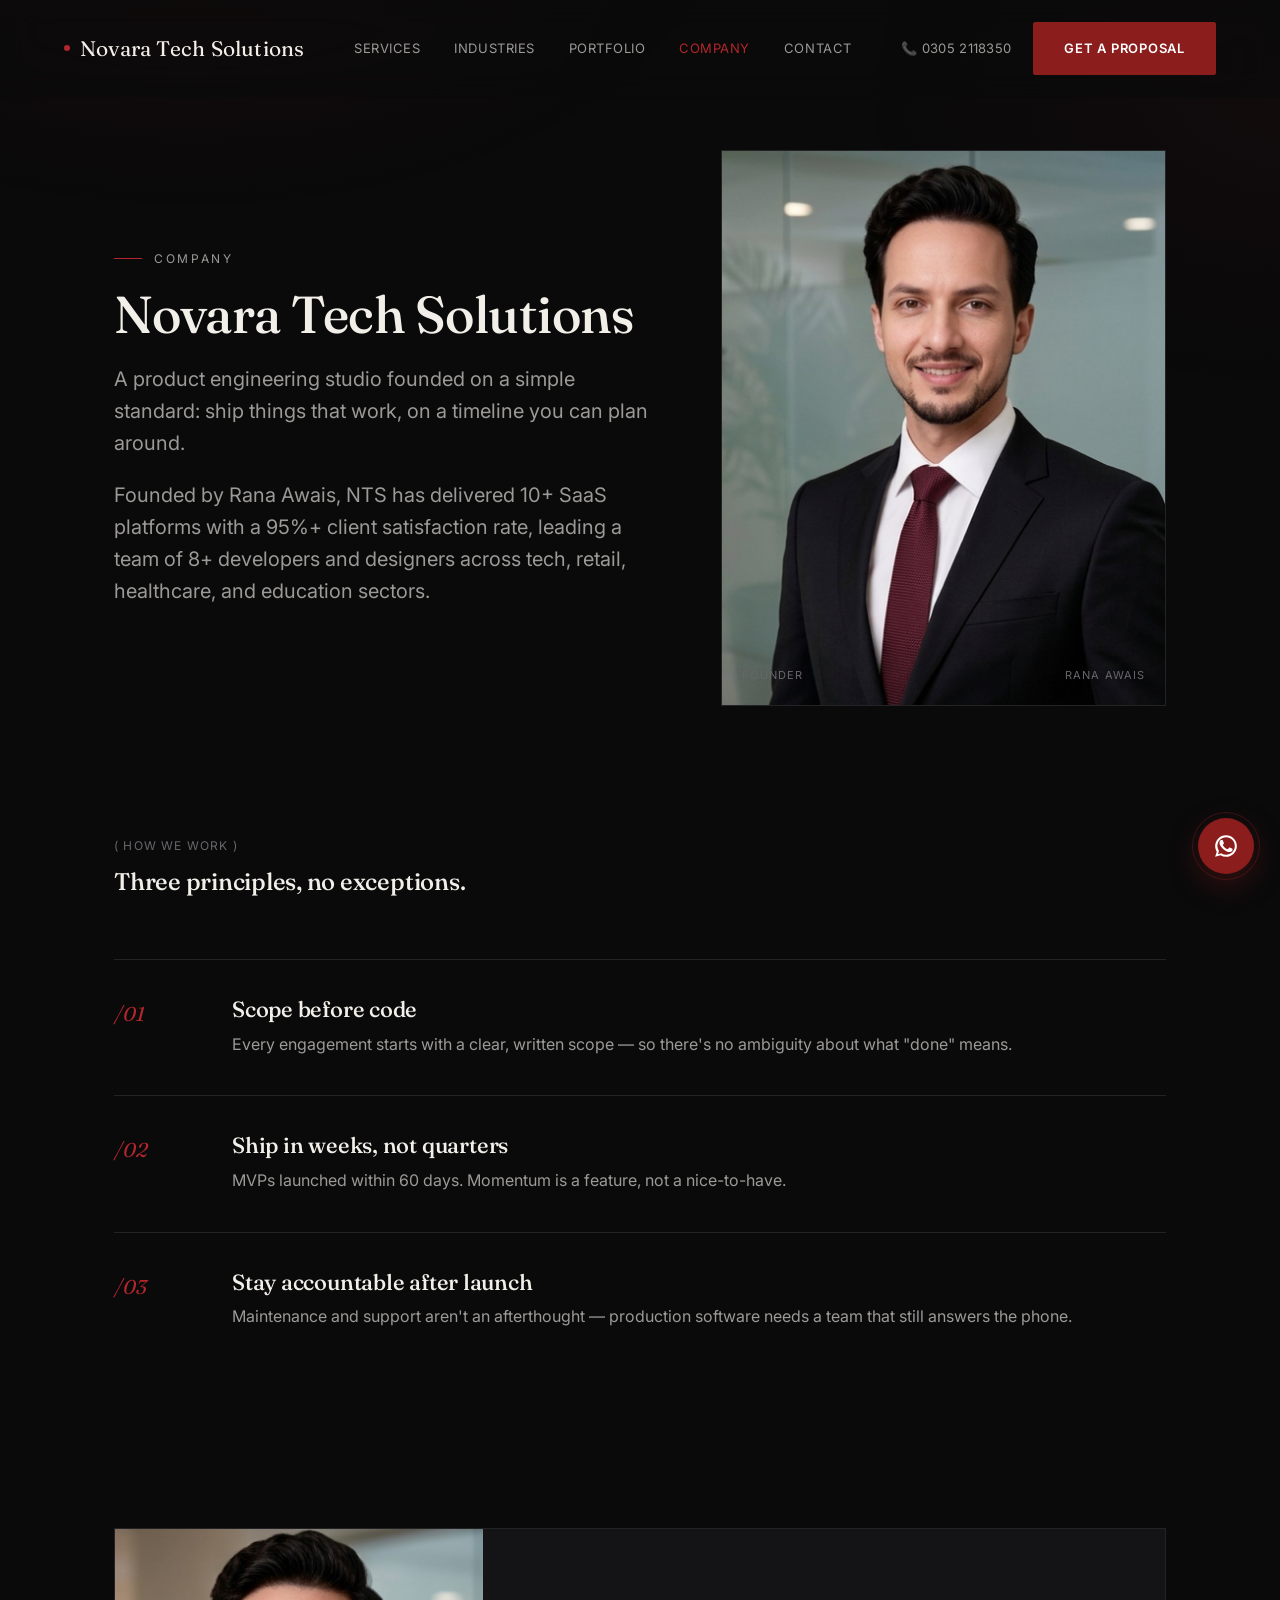
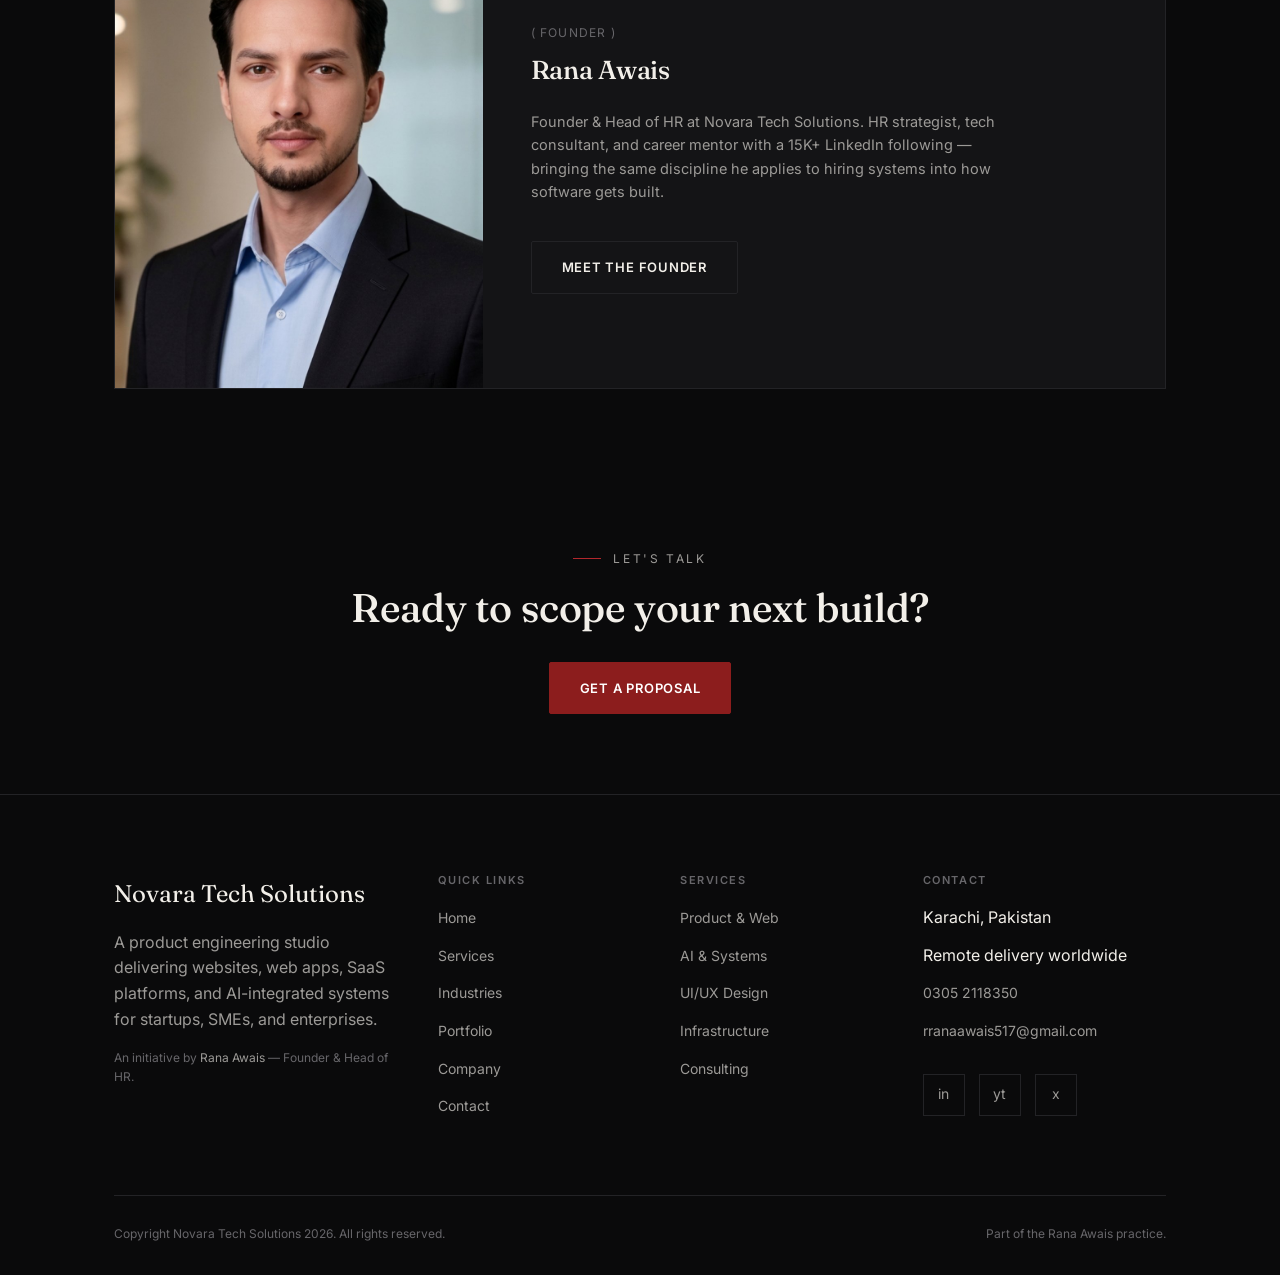
<file: company-about.html>
<!DOCTYPE html>
<html lang="en">
<head>
<meta charset="UTF-8">
<meta name="viewport" content="width=device-width, initial-scale=1.0">
<title>About Us — Novara Tech Solutions</title>
<meta name="description" content="About Novara Tech Solutions and founder Rana Awais.">
<link rel="stylesheet" href="company-style.css">
</head>
<body>
<!-- TODO: replace https://rana-eosin.vercel.app with your live portfolio domain (e.g. https://ranaawais.online) once ready -->

<header class="nav">
  <a href="company-index.html" class="nav-mark"><span class="dot"></span>Novara Tech Solutions</a>
  <ul class="nav-links">
    <li class="mega-item">
      <a href="company-services.html" data-page="company-services.html">Services</a>
      <div class="mega-panel">
        <div class="mega-col">
          <h4>Product &amp; Web</h4>
          <a href="company-services.html#development">Website Development</a>
          <a href="company-services.html#development">Web App Development</a>
          <a href="company-services.html#development">SaaS Platforms</a>
          <a href="company-services.html#development">API Development</a>
        </div>
        <div class="mega-col">
          <h4>AI, Data &amp; Design</h4>
          <a href="company-services.html#ai">AI Integration</a>
          <a href="company-services.html#ai">CRM Systems</a>
          <a href="company-services.html#ai">Automation</a>
          <a href="company-services.html#design">UI/UX Design</a>
        </div>
        <div class="mega-col">
          <h4>Infrastructure &amp; Strategy</h4>
          <a href="company-services.html#infra">Cloud Deployment &amp; DevOps</a>
          <a href="company-services.html#infra">Security &amp; Performance</a>
          <a href="company-services.html#consulting">Technical Consulting</a>
          <a href="company-services.html#consulting">Digital Transformation</a>
        </div>
        <div class="mega-panel-cta">
          <p>18 services across product engineering, AI, and digital transformation.</p>
          <a href="company-services.html" class="btn-ghost">View All Services <span class="arrow">→</span></a>
        </div>
      </div>
    </li>
    <li class="mega-item">
      <a href="company-industries.html" data-page="company-industries.html">Industries</a>
      <div class="mega-panel" style="grid-template-columns:repeat(2,1fr);">
        <div class="mega-col">
          <h4>Sectors We've Delivered In</h4>
          <a href="company-industries.html#startups">Startups &amp; SaaS</a>
          <a href="company-industries.html#healthcare">Healthcare</a>
        </div>
        <div class="mega-col">
          <h4>&nbsp;</h4>
          <a href="company-industries.html#retail">Retail &amp; E-Commerce</a>
          <a href="company-industries.html#education">Education</a>
        </div>
        <div class="mega-panel-cta">
          <p>10+ SaaS platforms delivered across four sectors.</p>
          <a href="company-industries.html" class="btn-ghost">View Industries <span class="arrow">→</span></a>
        </div>
      </div>
    </li>
    <li><a href="company-portfolio.html" data-page="company-portfolio.html">Portfolio</a></li>
    <li class="mega-item">
      <a href="company-about.html" data-page="company-about.html" class="active">Company</a>
      <div class="mega-panel" style="grid-template-columns:repeat(2,1fr);">
        <div class="mega-col">
          <h4>Company</h4>
          <a href="company-about.html">About NTS</a>
          <a href="https://rana-eosin.vercel.app/about.html" target="_blank" rel="noopener">Meet the Founder</a>
        </div>
        <div class="mega-col">
          <h4>Get in Touch</h4>
          <a href="company-contact.html">Contact Us</a>
          <a href="https://wa.me/923052118350" target="_blank" rel="noopener">WhatsApp</a>
        </div>
      </div>
    </li>
    <li><a href="company-contact.html" data-page="company-contact.html">Contact</a></li>
  </ul>
  <div class="nav-cta">
    <a class="nav-phone" href="tel:+923052118350">📞 0305 2118350</a>
    <a href="company-contact.html" class="btn btn-primary">Get a Proposal</a>
    <button class="nav-toggle" aria-label="Toggle menu" aria-expanded="false">☰</button>
  </div>
</header>


<section style="padding-top:150px;padding-bottom:50px;">
  <div class="container hero-grid" style="align-items:center;">
    <div class="reveal">
      <div class="eyebrow">Company</div>
      <h1 style="font-size:clamp(34px,4.6vw,52px);">Novara Tech Solutions</h1>
      <p class="lede" style="margin-top:20px;">A product engineering studio founded on a simple standard: ship things that work, on a timeline you can plan around.</p>
      <p class="lede" style="margin-top:16px;">Founded by Rana Awais, NTS has delivered 10+ SaaS platforms with a 95%+ client satisfaction rate, leading a team of 8+ developers and designers across tech, retail, healthcare, and education sectors.</p>
    </div>
    <div class="hero-visual reveal reveal-delay-1" style="aspect-ratio:4/5;">
      <span class="frame-corner tl"></span>
      <span class="frame-corner br"></span>
      <span class="monogram">NTS</span>
      <img src="rana-about.jpg" alt="Rana Awais, Founder of Novara Tech Solutions" onerror="this.remove()">
      <div class="visual-caption"><span>Founder</span><span>Rana Awais</span></div>
    </div>
  </div>
</section>

<section class="section-tight">
  <div class="container">
    <div class="section-head reveal">
      <div class="paren-label">How We Work</div>
      <h2 style="margin-top:14px;">Three principles, no exceptions.</h2>
    </div>
    <div class="process-list reveal">
      <div class="process-step">
        <div class="p-idx">/01</div>
        <div><h3>Scope before code</h3><p>Every engagement starts with a clear, written scope — so there's no ambiguity about what "done" means.</p></div>
      </div>
      <div class="process-step">
        <div class="p-idx">/02</div>
        <div><h3>Ship in weeks, not quarters</h3><p>MVPs launched within 60 days. Momentum is a feature, not a nice-to-have.</p></div>
      </div>
      <div class="process-step" style="border-bottom:none;">
        <div class="p-idx">/03</div>
        <div><h3>Stay accountable after launch</h3><p>Maintenance and support aren't an afterthought — production software needs a team that still answers the phone.</p></div>
      </div>
    </div>
  </div>
</section>

<section class="section-tight">
  <div class="container">
    <div class="card reveal" style="padding:0;overflow:hidden;">
      <div style="display:grid;grid-template-columns:.7fr 1.3fr;">
        <div style="aspect-ratio:4/5;position:relative;background:var(--bg-card-2);">
          <img src="rana-hero.jpg" alt="Rana Awais" style="width:100%;height:100%;object-fit:cover;" onerror="this.parentElement.style.display='none'">
        </div>
        <div style="padding:48px;display:flex;flex-direction:column;justify-content:center;">
          <div class="paren-label">Founder</div>
          <h3 style="font-size:26px;margin-top:14px;">Rana Awais</h3>
          <p style="margin-top:14px;max-width:52ch;">Founder &amp; Head of HR at Novara Tech Solutions. HR strategist, tech consultant, and career mentor with a 15K+ LinkedIn following — bringing the same discipline he applies to hiring systems into how software gets built.</p>
          <div style="margin-top:24px;"><a href="https://rana-eosin.vercel.app/about.html" target="_blank" rel="noopener" class="btn btn-outline">Meet the Founder</a></div>
        </div>
      </div>
    </div>
  </div>
</section>

<section class="section-tight">
  <div class="container" style="text-align:center;">
    <div class="reveal">
      <div class="eyebrow" style="justify-content:center;">Let's Talk</div>
      <h2 style="font-size:clamp(26px,3.6vw,40px);max-width:26ch;margin:0 auto 32px;">Ready to scope your next build?</h2>
      <a href="company-contact.html" class="btn btn-primary">Get a Proposal</a>
    </div>
  </div>
</section>

<footer>
  <div class="container">
    <div class="footer-grid">
      <div>
        <div class="footer-mark">Novara Tech Solutions</div>
        <p style="max-width:36ch;">A product engineering studio delivering websites, web apps, SaaS platforms, and AI-integrated systems for startups, SMEs, and enterprises.</p>
        <p style="max-width:36ch;margin-top:14px;font-size:12px;color:var(--ink-faint);">An initiative by <a href="https://rana-eosin.vercel.app/index.html" target="_blank" rel="noopener" style="color:var(--ink-dim);">Rana Awais</a> — Founder &amp; Head of HR.</p>
      </div>
      <div class="footer-col">
        <h4>Quick Links</h4>
        <ul>
          <li><a href="company-index.html">Home</a></li>
          <li><a href="company-services.html">Services</a></li>
          <li><a href="company-industries.html">Industries</a></li>
          <li><a href="company-portfolio.html">Portfolio</a></li>
          <li><a href="company-about.html">Company</a></li>
          <li><a href="company-contact.html">Contact</a></li>
        </ul>
      </div>
      <div class="footer-col">
        <h4>Services</h4>
        <ul>
          <li><a href="company-services.html#development">Product &amp; Web</a></li>
          <li><a href="company-services.html#ai">AI &amp; Systems</a></li>
          <li><a href="company-services.html#design">UI/UX Design</a></li>
          <li><a href="company-services.html#infra">Infrastructure</a></li>
          <li><a href="company-services.html#consulting">Consulting</a></li>
        </ul>
      </div>
      <div class="footer-col">
        <h4>Contact</h4>
        <ul>
          <li>Karachi, Pakistan</li>
          <li>Remote delivery worldwide</li>
          <li><a href="tel:+923052118350">0305 2118350</a></li>
          <li><a href="mailto:rranaawais517@gmail.com">rranaawais517@gmail.com</a></li>
        </ul>
        <div class="social-row">
          <a href="https://www.linkedin.com/company/novtechsol/?viewAsMember=true" target="_blank" rel="noopener" aria-label="LinkedIn">in</a>
          <a href="https://www.youtube.com" target="_blank" rel="noopener" aria-label="YouTube">yt</a>
          <a href="https://x.com/rana757162" target="_blank" rel="noopener" aria-label="X / Twitter">x</a>
        </div>
      </div>
    </div>
    <div class="footer-bottom">
      <span>Copyright Novara Tech Solutions <span data-year></span>. All rights reserved.</span>
      <span>Part of the <a href="https://rana-eosin.vercel.app/index.html" target="_blank" rel="noopener" style="color:var(--ink-faint);">Rana Awais</a> practice.</span>
    </div>
  </div>
</footer>

<a class="wa-float" href="https://wa.me/923052118350" target="_blank" rel="noopener" aria-label="Chat on WhatsApp">
  <svg width="26" height="26" viewBox="0 0 24 24" fill="currentColor"><path d="M17.472 14.382c-.297-.149-1.758-.867-2.03-.967-.273-.099-.471-.148-.67.15-.197.297-.767.966-.94 1.164-.173.199-.347.223-.644.075-.297-.15-1.255-.463-2.39-1.475-.883-.788-1.48-1.761-1.653-2.059-.173-.297-.018-.458.13-.606.134-.133.298-.347.446-.52.149-.174.198-.298.298-.497.099-.198.05-.371-.025-.52-.075-.149-.669-1.612-.916-2.207-.242-.579-.487-.5-.669-.51-.173-.008-.371-.01-.57-.01-.198 0-.52.074-.792.372-.272.297-1.04 1.016-1.04 2.479 0 1.462 1.065 2.876 1.213 3.074.149.198 2.096 3.2 5.077 4.487.709.306 1.262.489 1.694.625.712.227 1.36.195 1.871.118.571-.085 1.758-.719 2.006-1.413.248-.694.248-1.289.173-1.413-.074-.124-.272-.198-.57-.347z"/><path d="M12.014 2C6.486 2 2 6.487 2 12.015c0 1.86.508 3.647 1.47 5.213L2 22l4.906-1.446a9.97 9.97 0 0 0 5.108 1.394h.004c5.528 0 10.013-4.487 10.013-10.015C22.03 6.487 17.542 2 12.014 2zm0 18.033a8.01 8.01 0 0 1-4.083-1.116l-.293-.174-3.03.892.907-2.951-.191-.303a7.994 7.994 0 0 1-1.234-4.366c0-4.423 3.6-8.023 8.028-8.023 4.428 0 8.024 3.6 8.024 8.023 0 4.424-3.6 8.018-8.128 8.018z"/></svg>
</a>

<script src="company-main.js"></script>
</body>
</html>
</file>
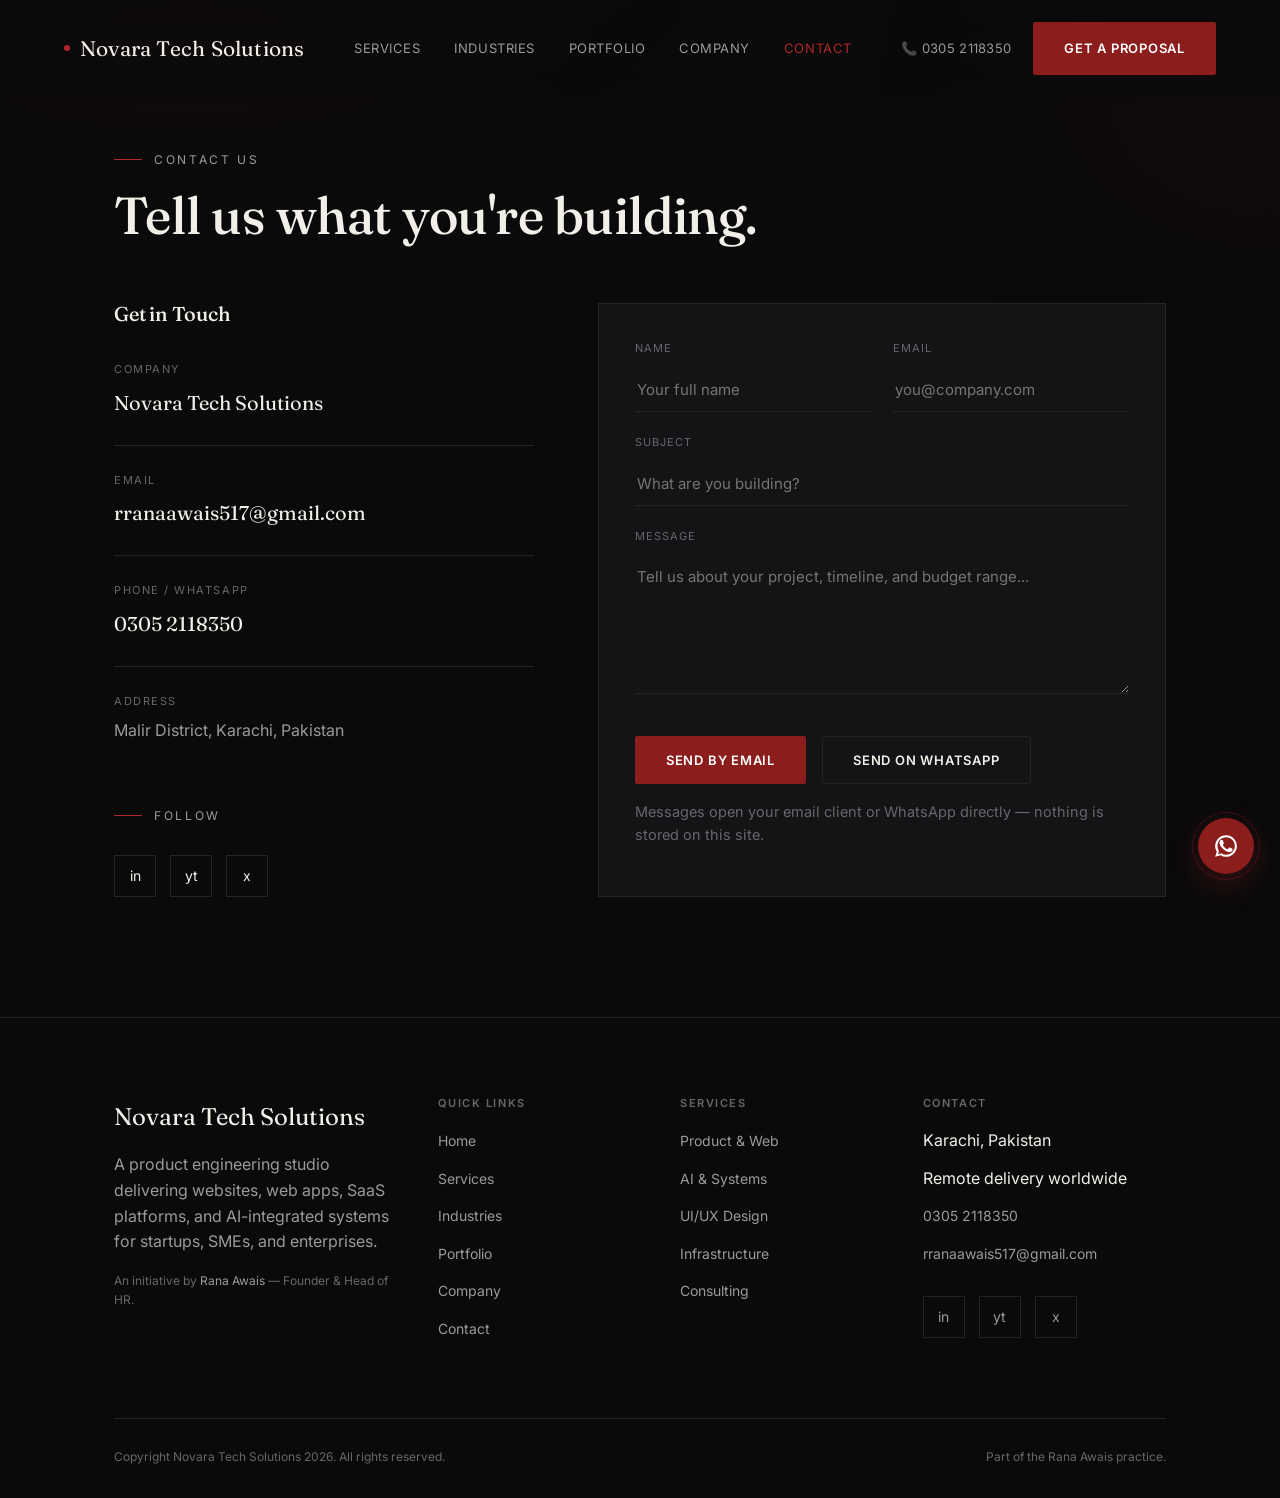
<file: company-contact.html>
<!DOCTYPE html>
<html lang="en">
<head>
<meta charset="UTF-8">
<meta name="viewport" content="width=device-width, initial-scale=1.0">
<title>Contact — Novara Tech Solutions</title>
<meta name="description" content="Get a proposal from Novara Tech Solutions.">
<link rel="stylesheet" href="company-style.css">
</head>
<body>
<!-- TODO: replace https://rana-eosin.vercel.app with your live portfolio domain (e.g. https://ranaawais.online) once ready -->

<header class="nav">
  <a href="company-index.html" class="nav-mark"><span class="dot"></span>Novara Tech Solutions</a>
  <ul class="nav-links">
    <li class="mega-item">
      <a href="company-services.html" data-page="company-services.html">Services</a>
      <div class="mega-panel">
        <div class="mega-col">
          <h4>Product &amp; Web</h4>
          <a href="company-services.html#development">Website Development</a>
          <a href="company-services.html#development">Web App Development</a>
          <a href="company-services.html#development">SaaS Platforms</a>
          <a href="company-services.html#development">API Development</a>
        </div>
        <div class="mega-col">
          <h4>AI, Data &amp; Design</h4>
          <a href="company-services.html#ai">AI Integration</a>
          <a href="company-services.html#ai">CRM Systems</a>
          <a href="company-services.html#ai">Automation</a>
          <a href="company-services.html#design">UI/UX Design</a>
        </div>
        <div class="mega-col">
          <h4>Infrastructure &amp; Strategy</h4>
          <a href="company-services.html#infra">Cloud Deployment &amp; DevOps</a>
          <a href="company-services.html#infra">Security &amp; Performance</a>
          <a href="company-services.html#consulting">Technical Consulting</a>
          <a href="company-services.html#consulting">Digital Transformation</a>
        </div>
        <div class="mega-panel-cta">
          <p>18 services across product engineering, AI, and digital transformation.</p>
          <a href="company-services.html" class="btn-ghost">View All Services <span class="arrow">→</span></a>
        </div>
      </div>
    </li>
    <li class="mega-item">
      <a href="company-industries.html" data-page="company-industries.html">Industries</a>
      <div class="mega-panel" style="grid-template-columns:repeat(2,1fr);">
        <div class="mega-col">
          <h4>Sectors We've Delivered In</h4>
          <a href="company-industries.html#startups">Startups &amp; SaaS</a>
          <a href="company-industries.html#healthcare">Healthcare</a>
        </div>
        <div class="mega-col">
          <h4>&nbsp;</h4>
          <a href="company-industries.html#retail">Retail &amp; E-Commerce</a>
          <a href="company-industries.html#education">Education</a>
        </div>
        <div class="mega-panel-cta">
          <p>10+ SaaS platforms delivered across four sectors.</p>
          <a href="company-industries.html" class="btn-ghost">View Industries <span class="arrow">→</span></a>
        </div>
      </div>
    </li>
    <li><a href="company-portfolio.html" data-page="company-portfolio.html">Portfolio</a></li>
    <li class="mega-item">
      <a href="company-about.html" data-page="company-about.html">Company</a>
      <div class="mega-panel" style="grid-template-columns:repeat(2,1fr);">
        <div class="mega-col">
          <h4>Company</h4>
          <a href="company-about.html">About NTS</a>
          <a href="https://rana-eosin.vercel.app/about.html" target="_blank" rel="noopener">Meet the Founder</a>
        </div>
        <div class="mega-col">
          <h4>Get in Touch</h4>
          <a href="company-contact.html">Contact Us</a>
          <a href="https://wa.me/923052118350" target="_blank" rel="noopener">WhatsApp</a>
        </div>
      </div>
    </li>
    <li><a href="company-contact.html" data-page="company-contact.html" class="active">Contact</a></li>
  </ul>
  <div class="nav-cta">
    <a class="nav-phone" href="tel:+923052118350">📞 0305 2118350</a>
    <a href="company-contact.html" class="btn btn-primary">Get a Proposal</a>
    <button class="nav-toggle" aria-label="Toggle menu" aria-expanded="false">☰</button>
  </div>
</header>


<section style="padding-top:150px;padding-bottom:30px;">
  <div class="container">
    <div class="reveal">
      <div class="eyebrow">Contact Us</div>
      <h1 style="font-size:clamp(34px,4.6vw,52px);">Tell us what you're building.</h1>
    </div>
  </div>
</section>

<section style="padding-top:30px;">
  <div class="container contact-grid">
    <div class="reveal">
      <h3 style="font-size:20px;margin-bottom:10px;">Get in Touch</h3>
      <div class="contact-info-item">
        <div class="label">Company</div>
        <div class="value">Novara Tech Solutions</div>
      </div>
      <div class="contact-info-item">
        <div class="label">Email</div>
        <a href="mailto:rranaawais517@gmail.com">rranaawais517@gmail.com</a>
      </div>
      <div class="contact-info-item">
        <div class="label">Phone / WhatsApp</div>
        <a href="tel:+923052118350">0305 2118350</a>
      </div>
      <div class="contact-info-item" style="border-bottom:none;">
        <div class="label">Address</div>
        <div class="value" style="font-size:16px;font-family:var(--sans);color:var(--ink-dim);">Malir District, Karachi, Pakistan</div>
      </div>
      <div class="eyebrow" style="margin-top:36px;">Follow</div>
      <div class="social-row">
        <a href="https://www.linkedin.com/company/novtechsol/?viewAsMember=true" target="_blank" rel="noopener" aria-label="LinkedIn">in</a>
        <a href="https://www.youtube.com" target="_blank" rel="noopener" aria-label="YouTube">yt</a>
        <a href="https://x.com/rana757162" target="_blank" rel="noopener" aria-label="X / Twitter">x</a>
      </div>
    </div>

    <div class="card reveal reveal-delay-1">
      <form id="contact-form">
        <div class="form-row">
          <div class="form-field"><label for="name">Name</label><input type="text" id="name" placeholder="Your full name" required></div>
          <div class="form-field"><label for="email">Email</label><input type="email" id="email" placeholder="you@company.com" required></div>
        </div>
        <div class="form-field"><label for="subject">Subject</label><input type="text" id="subject" placeholder="What are you building?"></div>
        <div class="form-field"><label for="message">Message</label><textarea id="message" rows="6" placeholder="Tell us about your project, timeline, and budget range..." required></textarea></div>
        <div class="form-actions">
          <button type="button" id="send-email" class="btn btn-primary">Send by Email</button>
          <button type="button" id="send-whatsapp" class="btn btn-outline">Send on WhatsApp</button>
        </div>
        <p class="form-note">Messages open your email client or WhatsApp directly — nothing is stored on this site.</p>
      </form>
    </div>
  </div>
</section>

<script>
  var cf = document.getElementById('contact-form');
  if (cf) { cf.addEventListener('submit', function (e) { e.preventDefault(); }); }
</script>

<footer>
  <div class="container">
    <div class="footer-grid">
      <div>
        <div class="footer-mark">Novara Tech Solutions</div>
        <p style="max-width:36ch;">A product engineering studio delivering websites, web apps, SaaS platforms, and AI-integrated systems for startups, SMEs, and enterprises.</p>
        <p style="max-width:36ch;margin-top:14px;font-size:12px;color:var(--ink-faint);">An initiative by <a href="https://rana-eosin.vercel.app/index.html" target="_blank" rel="noopener" style="color:var(--ink-dim);">Rana Awais</a> — Founder &amp; Head of HR.</p>
      </div>
      <div class="footer-col">
        <h4>Quick Links</h4>
        <ul>
          <li><a href="company-index.html">Home</a></li>
          <li><a href="company-services.html">Services</a></li>
          <li><a href="company-industries.html">Industries</a></li>
          <li><a href="company-portfolio.html">Portfolio</a></li>
          <li><a href="company-about.html">Company</a></li>
          <li><a href="company-contact.html">Contact</a></li>
        </ul>
      </div>
      <div class="footer-col">
        <h4>Services</h4>
        <ul>
          <li><a href="company-services.html#development">Product &amp; Web</a></li>
          <li><a href="company-services.html#ai">AI &amp; Systems</a></li>
          <li><a href="company-services.html#design">UI/UX Design</a></li>
          <li><a href="company-services.html#infra">Infrastructure</a></li>
          <li><a href="company-services.html#consulting">Consulting</a></li>
        </ul>
      </div>
      <div class="footer-col">
        <h4>Contact</h4>
        <ul>
          <li>Karachi, Pakistan</li>
          <li>Remote delivery worldwide</li>
          <li><a href="tel:+923052118350">0305 2118350</a></li>
          <li><a href="mailto:rranaawais517@gmail.com">rranaawais517@gmail.com</a></li>
        </ul>
        <div class="social-row">
          <a href="https://www.linkedin.com/company/novtechsol/?viewAsMember=true" target="_blank" rel="noopener" aria-label="LinkedIn">in</a>
          <a href="https://www.youtube.com" target="_blank" rel="noopener" aria-label="YouTube">yt</a>
          <a href="https://x.com/rana757162" target="_blank" rel="noopener" aria-label="X / Twitter">x</a>
        </div>
      </div>
    </div>
    <div class="footer-bottom">
      <span>Copyright Novara Tech Solutions <span data-year></span>. All rights reserved.</span>
      <span>Part of the <a href="https://rana-eosin.vercel.app/index.html" target="_blank" rel="noopener" style="color:var(--ink-faint);">Rana Awais</a> practice.</span>
    </div>
  </div>
</footer>

<a class="wa-float" href="https://wa.me/923052118350" target="_blank" rel="noopener" aria-label="Chat on WhatsApp">
  <svg width="26" height="26" viewBox="0 0 24 24" fill="currentColor"><path d="M17.472 14.382c-.297-.149-1.758-.867-2.03-.967-.273-.099-.471-.148-.67.15-.197.297-.767.966-.94 1.164-.173.199-.347.223-.644.075-.297-.15-1.255-.463-2.39-1.475-.883-.788-1.48-1.761-1.653-2.059-.173-.297-.018-.458.13-.606.134-.133.298-.347.446-.52.149-.174.198-.298.298-.497.099-.198.05-.371-.025-.52-.075-.149-.669-1.612-.916-2.207-.242-.579-.487-.5-.669-.51-.173-.008-.371-.01-.57-.01-.198 0-.52.074-.792.372-.272.297-1.04 1.016-1.04 2.479 0 1.462 1.065 2.876 1.213 3.074.149.198 2.096 3.2 5.077 4.487.709.306 1.262.489 1.694.625.712.227 1.36.195 1.871.118.571-.085 1.758-.719 2.006-1.413.248-.694.248-1.289.173-1.413-.074-.124-.272-.198-.57-.347z"/><path d="M12.014 2C6.486 2 2 6.487 2 12.015c0 1.86.508 3.647 1.47 5.213L2 22l4.906-1.446a9.97 9.97 0 0 0 5.108 1.394h.004c5.528 0 10.013-4.487 10.013-10.015C22.03 6.487 17.542 2 12.014 2zm0 18.033a8.01 8.01 0 0 1-4.083-1.116l-.293-.174-3.03.892.907-2.951-.191-.303a7.994 7.994 0 0 1-1.234-4.366c0-4.423 3.6-8.023 8.028-8.023 4.428 0 8.024 3.6 8.024 8.023 0 4.424-3.6 8.018-8.128 8.018z"/></svg>
</a>

<script src="company-main.js"></script>
</body>
</html>
</file>
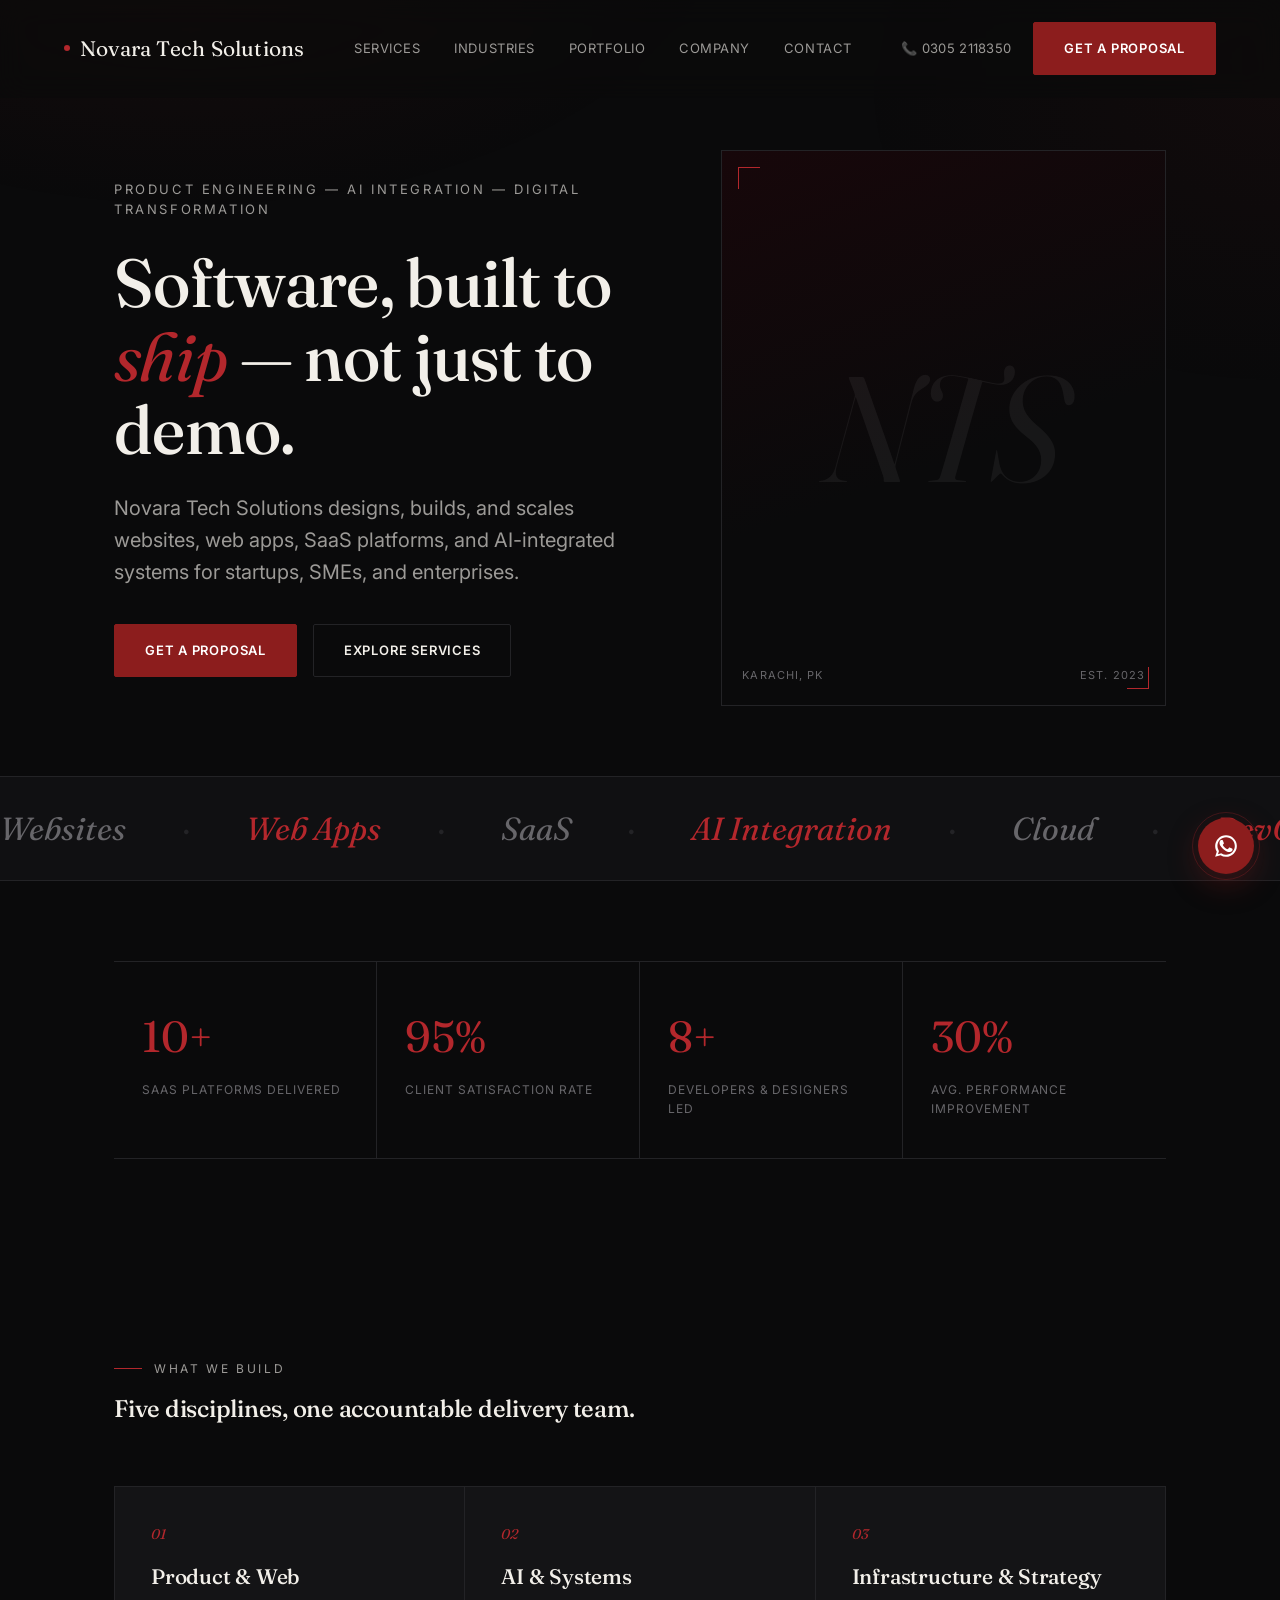
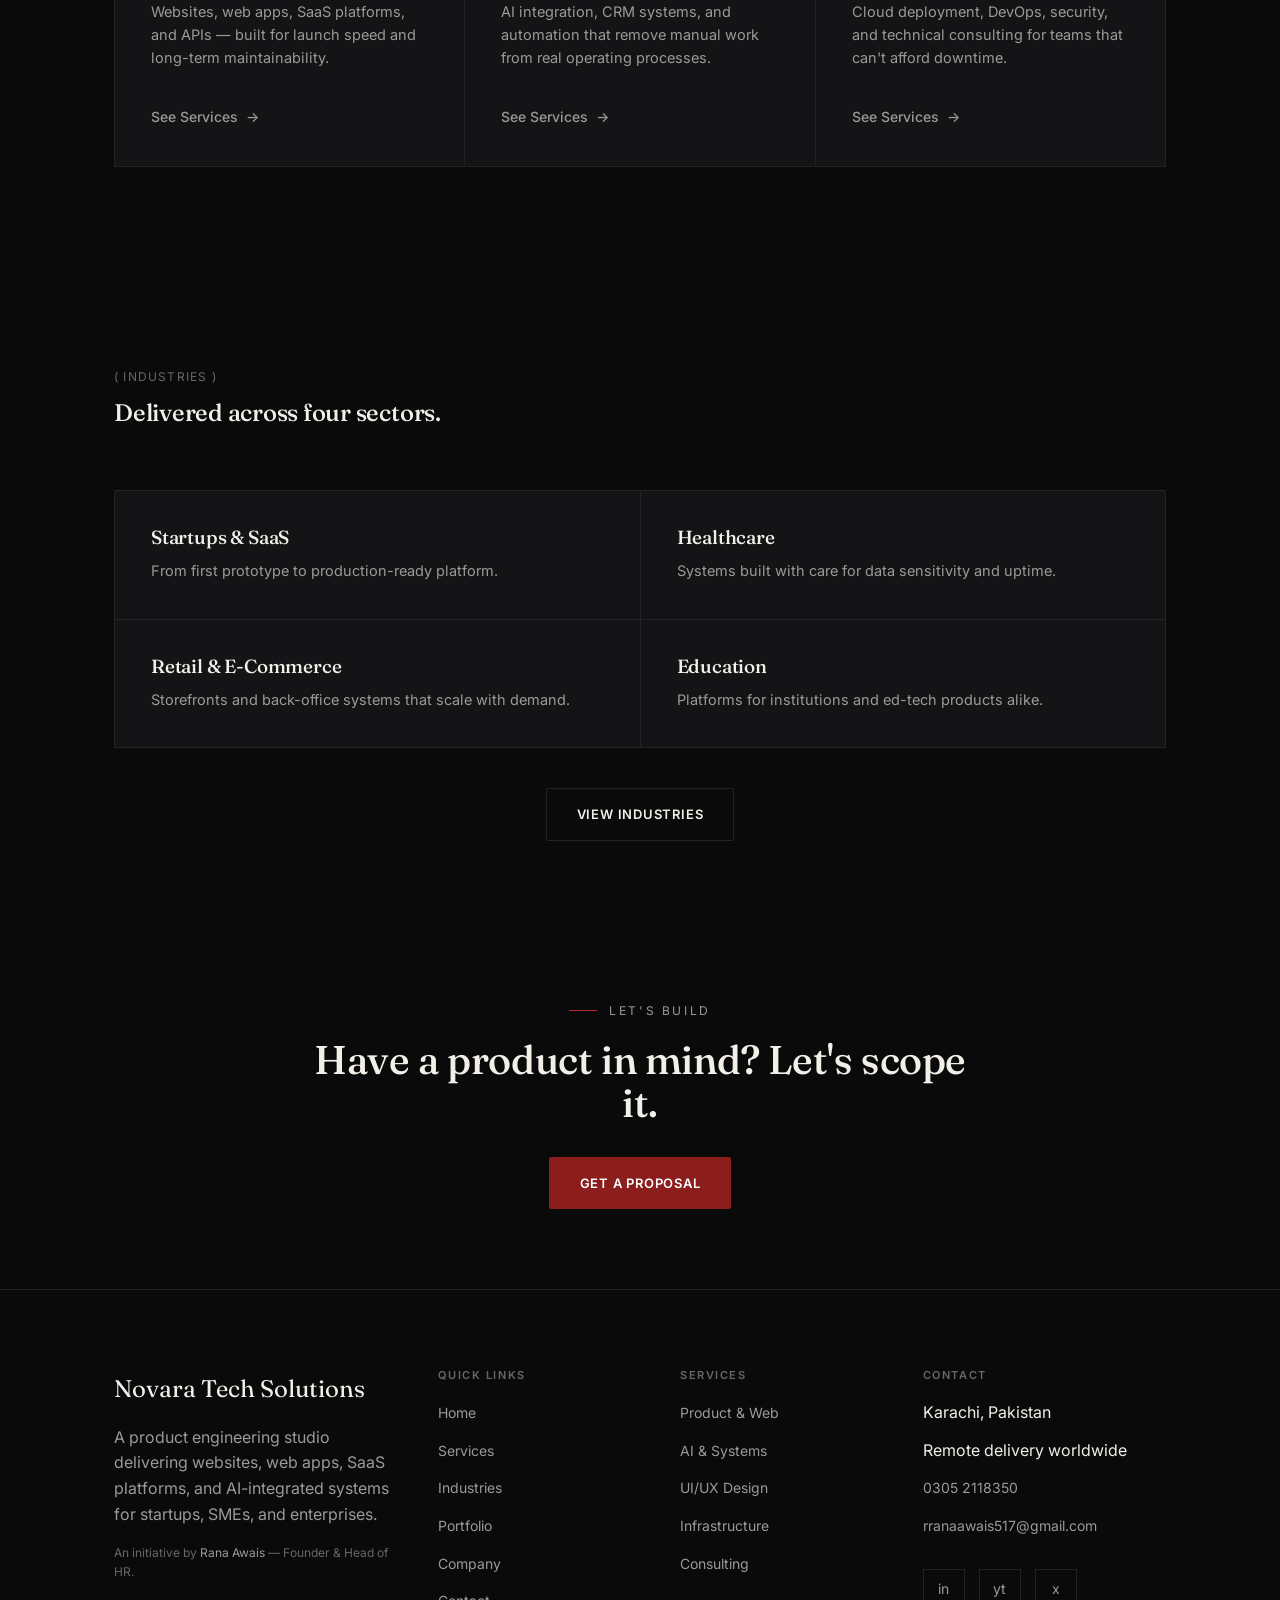
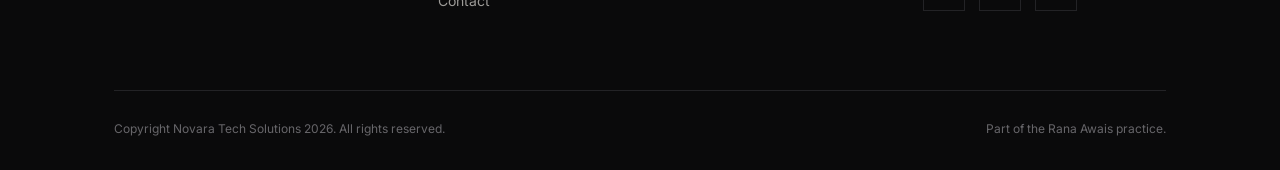
<file: company-index.html>
<!DOCTYPE html>
<html lang="en">
<head>
<meta charset="UTF-8">
<meta name="viewport" content="width=device-width, initial-scale=1.0">
<title>Novara Tech Solutions — Product Engineering &amp; AI Integration</title>
<meta name="description" content="Novara Tech Solutions builds websites, web apps, SaaS platforms, and AI-integrated systems for startups, SMEs, and enterprises.">
<link rel="stylesheet" href="company-style.css">
</head>
<body>
<!-- TODO: replace https://rana-eosin.vercel.app with your live portfolio domain (e.g. https://ranaawais.online) once ready -->

<header class="nav">
  <a href="company-index.html" class="nav-mark"><span class="dot"></span>Novara Tech Solutions</a>
  <ul class="nav-links">
    <li class="mega-item">
      <a href="company-services.html" data-page="company-services.html">Services</a>
      <div class="mega-panel">
        <div class="mega-col">
          <h4>Product &amp; Web</h4>
          <a href="company-services.html#development">Website Development</a>
          <a href="company-services.html#development">Web App Development</a>
          <a href="company-services.html#development">SaaS Platforms</a>
          <a href="company-services.html#development">API Development</a>
        </div>
        <div class="mega-col">
          <h4>AI, Data &amp; Design</h4>
          <a href="company-services.html#ai">AI Integration</a>
          <a href="company-services.html#ai">CRM Systems</a>
          <a href="company-services.html#ai">Automation</a>
          <a href="company-services.html#design">UI/UX Design</a>
        </div>
        <div class="mega-col">
          <h4>Infrastructure &amp; Strategy</h4>
          <a href="company-services.html#infra">Cloud Deployment &amp; DevOps</a>
          <a href="company-services.html#infra">Security &amp; Performance</a>
          <a href="company-services.html#consulting">Technical Consulting</a>
          <a href="company-services.html#consulting">Digital Transformation</a>
        </div>
        <div class="mega-panel-cta">
          <p>18 services across product engineering, AI, and digital transformation.</p>
          <a href="company-services.html" class="btn-ghost">View All Services <span class="arrow">→</span></a>
        </div>
      </div>
    </li>
    <li class="mega-item">
      <a href="company-industries.html" data-page="company-industries.html">Industries</a>
      <div class="mega-panel" style="grid-template-columns:repeat(2,1fr);">
        <div class="mega-col">
          <h4>Sectors We've Delivered In</h4>
          <a href="company-industries.html#startups">Startups &amp; SaaS</a>
          <a href="company-industries.html#healthcare">Healthcare</a>
        </div>
        <div class="mega-col">
          <h4>&nbsp;</h4>
          <a href="company-industries.html#retail">Retail &amp; E-Commerce</a>
          <a href="company-industries.html#education">Education</a>
        </div>
        <div class="mega-panel-cta">
          <p>10+ SaaS platforms delivered across four sectors.</p>
          <a href="company-industries.html" class="btn-ghost">View Industries <span class="arrow">→</span></a>
        </div>
      </div>
    </li>
    <li><a href="company-portfolio.html" data-page="company-portfolio.html">Portfolio</a></li>
    <li class="mega-item">
      <a href="company-about.html" data-page="company-about.html">Company</a>
      <div class="mega-panel" style="grid-template-columns:repeat(2,1fr);">
        <div class="mega-col">
          <h4>Company</h4>
          <a href="company-about.html">About NTS</a>
          <a href="https://rana-eosin.vercel.app/about.html" target="_blank" rel="noopener">Meet the Founder</a>
        </div>
        <div class="mega-col">
          <h4>Get in Touch</h4>
          <a href="company-contact.html">Contact Us</a>
          <a href="https://wa.me/923052118350" target="_blank" rel="noopener">WhatsApp</a>
        </div>
      </div>
    </li>
    <li><a href="company-contact.html" data-page="company-contact.html">Contact</a></li>
  </ul>
  <div class="nav-cta">
    <a class="nav-phone" href="tel:+923052118350">📞 0305 2118350</a>
    <a href="company-contact.html" class="btn btn-primary">Get a Proposal</a>
    <button class="nav-toggle" aria-label="Toggle menu" aria-expanded="false">☰</button>
  </div>
</header>


<!-- ============ HERO ============ -->
<section class="hero" style="min-height:auto;padding-top:150px;padding-bottom:70px;">
  <div class="container hero-grid">
    <div class="reveal">
      <div class="hero-kicker">Product Engineering — AI Integration — Digital Transformation</div>
      <h1 style="font-size:clamp(38px,5.6vw,68px);">Software, built to <span class="italic">ship</span> — not just to demo.</h1>
      <p class="lede">Novara Tech Solutions designs, builds, and scales websites, web apps, SaaS platforms, and AI-integrated systems for startups, SMEs, and enterprises.</p>
      <div class="hero-actions">
        <a href="company-contact.html" class="btn btn-primary">Get a Proposal</a>
        <a href="company-services.html" class="btn btn-outline">Explore Services</a>
      </div>
    </div>
    <div class="hero-visual reveal reveal-delay-1">
      <span class="frame-corner tl"></span>
      <span class="frame-corner br"></span>
      <span class="monogram">NTS</span>
      <div class="visual-caption"><span>Karachi, PK</span><span>Est. 2023</span></div>
    </div>
  </div>
</section>

<div class="marquee-band">
  <div class="marquee-track">
    <span>Websites <span class="sep">·</span> <em>Web Apps</em> <span class="sep">·</span> SaaS <span class="sep">·</span> <em>AI Integration</em> <span class="sep">·</span> Cloud <span class="sep">·</span> <em>DevOps</em> <span class="sep">·</span></span>
    <span aria-hidden="true">Websites <span class="sep">·</span> <em>Web Apps</em> <span class="sep">·</span> SaaS <span class="sep">·</span> <em>AI Integration</em> <span class="sep">·</span> Cloud <span class="sep">·</span> <em>DevOps</em> <span class="sep">·</span></span>
  </div>
</div>

<section class="section-tight">
  <div class="container">
    <div class="stat-strip">
      <div class="stat"><div class="num"><span class="accent">10+</span></div><div class="label">SaaS Platforms Delivered</div></div>
      <div class="stat"><div class="num"><span class="accent">95%</span></div><div class="label">Client Satisfaction Rate</div></div>
      <div class="stat"><div class="num"><span class="accent">8+</span></div><div class="label">Developers &amp; Designers Led</div></div>
      <div class="stat"><div class="num"><span class="accent">30%</span></div><div class="label">Avg. Performance Improvement</div></div>
    </div>
  </div>
</section>

<section>
  <div class="container">
    <div class="section-head reveal">
      <div class="eyebrow">What We Build</div>
      <h2>Five disciplines, one accountable delivery team.</h2>
    </div>
    <div class="grid-3">
      <div class="card reveal">
        <span class="card-index">01</span>
        <h3>Product &amp; Web</h3>
        <p>Websites, web apps, SaaS platforms, and APIs — built for launch speed and long-term maintainability.</p>
        <a href="company-services.html#development" class="btn-ghost" style="margin-top:22px;display:inline-flex;">See Services <span class="arrow">→</span></a>
      </div>
      <div class="card reveal reveal-delay-1">
        <span class="card-index">02</span>
        <h3>AI &amp; Systems</h3>
        <p>AI integration, CRM systems, and automation that remove manual work from real operating processes.</p>
        <a href="company-services.html#ai" class="btn-ghost" style="margin-top:22px;display:inline-flex;">See Services <span class="arrow">→</span></a>
      </div>
      <div class="card reveal reveal-delay-2">
        <span class="card-index">03</span>
        <h3>Infrastructure &amp; Strategy</h3>
        <p>Cloud deployment, DevOps, security, and technical consulting for teams that can't afford downtime.</p>
        <a href="company-services.html#infra" class="btn-ghost" style="margin-top:22px;display:inline-flex;">See Services <span class="arrow">→</span></a>
      </div>
    </div>
  </div>
</section>

<section class="section-tight">
  <div class="container">
    <div class="section-head reveal">
      <div class="paren-label">Industries</div>
      <h2 style="margin-top:14px;">Delivered across four sectors.</h2>
    </div>
    <div class="grid-2">
      <div class="card reveal"><h3 style="font-size:19px;">Startups &amp; SaaS</h3><p style="margin-top:8px;">From first prototype to production-ready platform.</p></div>
      <div class="card reveal reveal-delay-1"><h3 style="font-size:19px;">Healthcare</h3><p style="margin-top:8px;">Systems built with care for data sensitivity and uptime.</p></div>
      <div class="card reveal"><h3 style="font-size:19px;">Retail &amp; E-Commerce</h3><p style="margin-top:8px;">Storefronts and back-office systems that scale with demand.</p></div>
      <div class="card reveal reveal-delay-1"><h3 style="font-size:19px;">Education</h3><p style="margin-top:8px;">Platforms for institutions and ed-tech products alike.</p></div>
    </div>
    <div style="text-align:center;margin-top:40px;">
      <a href="company-industries.html" class="btn btn-outline">View Industries</a>
    </div>
  </div>
</section>

<section class="section-tight">
  <div class="container" style="text-align:center;">
    <div class="reveal">
      <div class="eyebrow" style="justify-content:center;">Let's Build</div>
      <h2 style="font-size:clamp(26px,3.6vw,40px);max-width:26ch;margin:0 auto 32px;">Have a product in mind? Let's scope it.</h2>
      <a href="company-contact.html" class="btn btn-primary">Get a Proposal</a>
    </div>
  </div>
</section>

<footer>
  <div class="container">
    <div class="footer-grid">
      <div>
        <div class="footer-mark">Novara Tech Solutions</div>
        <p style="max-width:36ch;">A product engineering studio delivering websites, web apps, SaaS platforms, and AI-integrated systems for startups, SMEs, and enterprises.</p>
        <p style="max-width:36ch;margin-top:14px;font-size:12px;color:var(--ink-faint);">An initiative by <a href="https://rana-eosin.vercel.app/index.html" target="_blank" rel="noopener" style="color:var(--ink-dim);">Rana Awais</a> — Founder &amp; Head of HR.</p>
      </div>
      <div class="footer-col">
        <h4>Quick Links</h4>
        <ul>
          <li><a href="company-index.html">Home</a></li>
          <li><a href="company-services.html">Services</a></li>
          <li><a href="company-industries.html">Industries</a></li>
          <li><a href="company-portfolio.html">Portfolio</a></li>
          <li><a href="company-about.html">Company</a></li>
          <li><a href="company-contact.html">Contact</a></li>
        </ul>
      </div>
      <div class="footer-col">
        <h4>Services</h4>
        <ul>
          <li><a href="company-services.html#development">Product &amp; Web</a></li>
          <li><a href="company-services.html#ai">AI &amp; Systems</a></li>
          <li><a href="company-services.html#design">UI/UX Design</a></li>
          <li><a href="company-services.html#infra">Infrastructure</a></li>
          <li><a href="company-services.html#consulting">Consulting</a></li>
        </ul>
      </div>
      <div class="footer-col">
        <h4>Contact</h4>
        <ul>
          <li>Karachi, Pakistan</li>
          <li>Remote delivery worldwide</li>
          <li><a href="tel:+923052118350">0305 2118350</a></li>
          <li><a href="mailto:rranaawais517@gmail.com">rranaawais517@gmail.com</a></li>
        </ul>
        <div class="social-row">
          <a href="https://www.linkedin.com/company/novtechsol/?viewAsMember=true" target="_blank" rel="noopener" aria-label="LinkedIn">in</a>
          <a href="https://www.youtube.com" target="_blank" rel="noopener" aria-label="YouTube">yt</a>
          <a href="https://x.com/rana757162" target="_blank" rel="noopener" aria-label="X / Twitter">x</a>
        </div>
      </div>
    </div>
    <div class="footer-bottom">
      <span>Copyright Novara Tech Solutions <span data-year></span>. All rights reserved.</span>
      <span>Part of the <a href="https://rana-eosin.vercel.app/index.html" target="_blank" rel="noopener" style="color:var(--ink-faint);">Rana Awais</a> practice.</span>
    </div>
  </div>
</footer>

<a class="wa-float" href="https://wa.me/923052118350" target="_blank" rel="noopener" aria-label="Chat on WhatsApp">
  <svg width="26" height="26" viewBox="0 0 24 24" fill="currentColor"><path d="M17.472 14.382c-.297-.149-1.758-.867-2.03-.967-.273-.099-.471-.148-.67.15-.197.297-.767.966-.94 1.164-.173.199-.347.223-.644.075-.297-.15-1.255-.463-2.39-1.475-.883-.788-1.48-1.761-1.653-2.059-.173-.297-.018-.458.13-.606.134-.133.298-.347.446-.52.149-.174.198-.298.298-.497.099-.198.05-.371-.025-.52-.075-.149-.669-1.612-.916-2.207-.242-.579-.487-.5-.669-.51-.173-.008-.371-.01-.57-.01-.198 0-.52.074-.792.372-.272.297-1.04 1.016-1.04 2.479 0 1.462 1.065 2.876 1.213 3.074.149.198 2.096 3.2 5.077 4.487.709.306 1.262.489 1.694.625.712.227 1.36.195 1.871.118.571-.085 1.758-.719 2.006-1.413.248-.694.248-1.289.173-1.413-.074-.124-.272-.198-.57-.347z"/><path d="M12.014 2C6.486 2 2 6.487 2 12.015c0 1.86.508 3.647 1.47 5.213L2 22l4.906-1.446a9.97 9.97 0 0 0 5.108 1.394h.004c5.528 0 10.013-4.487 10.013-10.015C22.03 6.487 17.542 2 12.014 2zm0 18.033a8.01 8.01 0 0 1-4.083-1.116l-.293-.174-3.03.892.907-2.951-.191-.303a7.994 7.994 0 0 1-1.234-4.366c0-4.423 3.6-8.023 8.028-8.023 4.428 0 8.024 3.6 8.024 8.023 0 4.424-3.6 8.018-8.128 8.018z"/></svg>
</a>

<script src="company-main.js"></script>
</body>
</html>
</file>
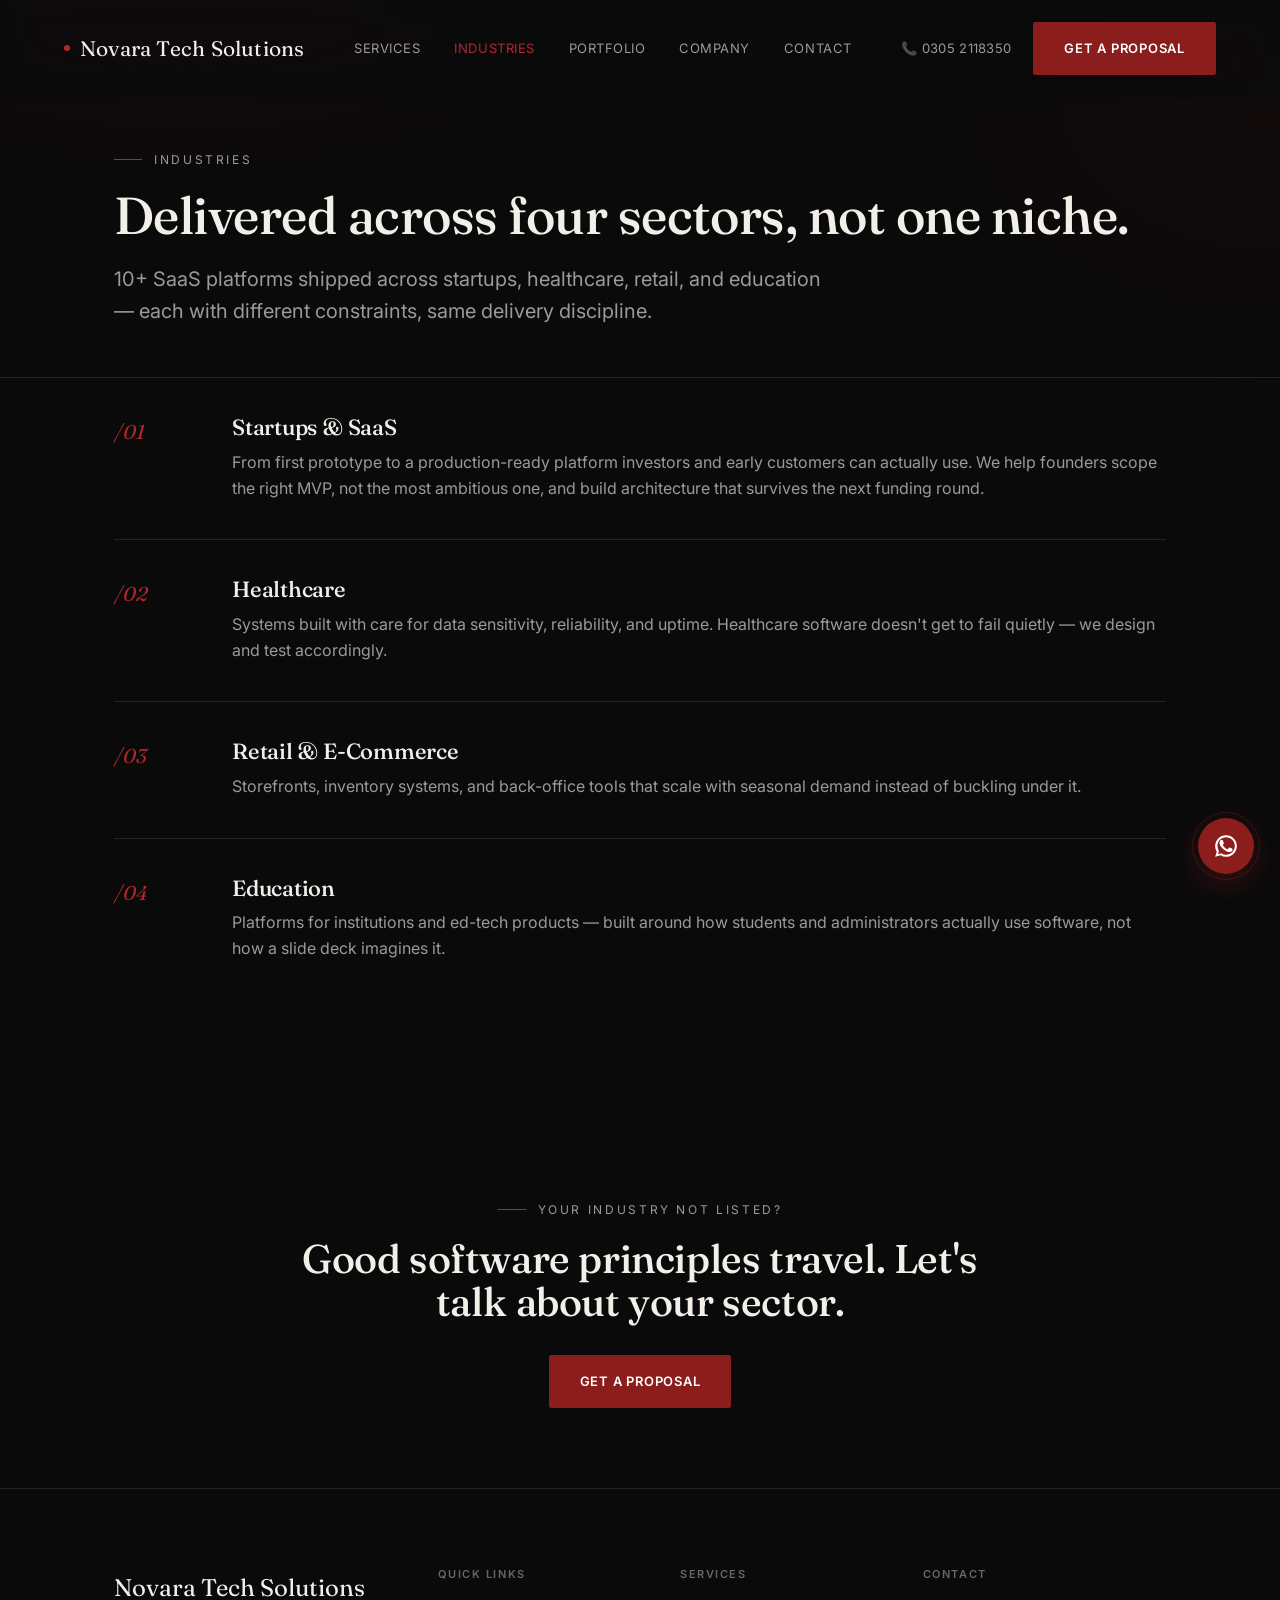
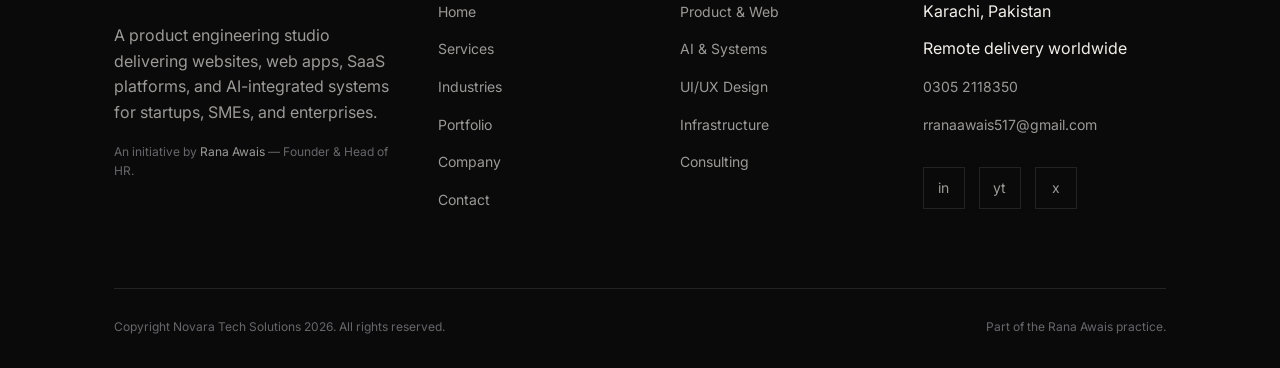
<file: company-industries.html>
<!DOCTYPE html>
<html lang="en">
<head>
<meta charset="UTF-8">
<meta name="viewport" content="width=device-width, initial-scale=1.0">
<title>Industries — Novara Tech Solutions</title>
<meta name="description" content="Software delivered across startups, healthcare, retail, and education.">
<link rel="stylesheet" href="company-style.css">
</head>
<body>
<!-- TODO: replace https://rana-eosin.vercel.app with your live portfolio domain (e.g. https://ranaawais.online) once ready -->

<header class="nav">
  <a href="company-index.html" class="nav-mark"><span class="dot"></span>Novara Tech Solutions</a>
  <ul class="nav-links">
    <li class="mega-item">
      <a href="company-services.html" data-page="company-services.html">Services</a>
      <div class="mega-panel">
        <div class="mega-col">
          <h4>Product &amp; Web</h4>
          <a href="company-services.html#development">Website Development</a>
          <a href="company-services.html#development">Web App Development</a>
          <a href="company-services.html#development">SaaS Platforms</a>
          <a href="company-services.html#development">API Development</a>
        </div>
        <div class="mega-col">
          <h4>AI, Data &amp; Design</h4>
          <a href="company-services.html#ai">AI Integration</a>
          <a href="company-services.html#ai">CRM Systems</a>
          <a href="company-services.html#ai">Automation</a>
          <a href="company-services.html#design">UI/UX Design</a>
        </div>
        <div class="mega-col">
          <h4>Infrastructure &amp; Strategy</h4>
          <a href="company-services.html#infra">Cloud Deployment &amp; DevOps</a>
          <a href="company-services.html#infra">Security &amp; Performance</a>
          <a href="company-services.html#consulting">Technical Consulting</a>
          <a href="company-services.html#consulting">Digital Transformation</a>
        </div>
        <div class="mega-panel-cta">
          <p>18 services across product engineering, AI, and digital transformation.</p>
          <a href="company-services.html" class="btn-ghost">View All Services <span class="arrow">→</span></a>
        </div>
      </div>
    </li>
    <li class="mega-item">
      <a href="company-industries.html" data-page="company-industries.html" class="active">Industries</a>
      <div class="mega-panel" style="grid-template-columns:repeat(2,1fr);">
        <div class="mega-col">
          <h4>Sectors We've Delivered In</h4>
          <a href="company-industries.html#startups">Startups &amp; SaaS</a>
          <a href="company-industries.html#healthcare">Healthcare</a>
        </div>
        <div class="mega-col">
          <h4>&nbsp;</h4>
          <a href="company-industries.html#retail">Retail &amp; E-Commerce</a>
          <a href="company-industries.html#education">Education</a>
        </div>
        <div class="mega-panel-cta">
          <p>10+ SaaS platforms delivered across four sectors.</p>
          <a href="company-industries.html" class="btn-ghost">View Industries <span class="arrow">→</span></a>
        </div>
      </div>
    </li>
    <li><a href="company-portfolio.html" data-page="company-portfolio.html">Portfolio</a></li>
    <li class="mega-item">
      <a href="company-about.html" data-page="company-about.html">Company</a>
      <div class="mega-panel" style="grid-template-columns:repeat(2,1fr);">
        <div class="mega-col">
          <h4>Company</h4>
          <a href="company-about.html">About NTS</a>
          <a href="https://rana-eosin.vercel.app/about.html" target="_blank" rel="noopener">Meet the Founder</a>
        </div>
        <div class="mega-col">
          <h4>Get in Touch</h4>
          <a href="company-contact.html">Contact Us</a>
          <a href="https://wa.me/923052118350" target="_blank" rel="noopener">WhatsApp</a>
        </div>
      </div>
    </li>
    <li><a href="company-contact.html" data-page="company-contact.html">Contact</a></li>
  </ul>
  <div class="nav-cta">
    <a class="nav-phone" href="tel:+923052118350">📞 0305 2118350</a>
    <a href="company-contact.html" class="btn btn-primary">Get a Proposal</a>
    <button class="nav-toggle" aria-label="Toggle menu" aria-expanded="false">☰</button>
  </div>
</header>


<section style="padding-top:150px;padding-bottom:50px;">
  <div class="container">
    <div class="reveal">
      <div class="eyebrow">Industries</div>
      <h1 style="font-size:clamp(34px,4.6vw,52px);">Delivered across four sectors, not one niche.</h1>
      <p class="lede" style="margin-top:20px;">10+ SaaS platforms shipped across startups, healthcare, retail, and education — each with different constraints, same delivery discipline.</p>
    </div>
  </div>
</section>

<section id="startups" class="process-list" style="padding-top:0;">
  <div class="container" style="padding-top:0;">
    <div class="process-step reveal">
      <div class="p-idx">/01</div>
      <div><h3>Startups &amp; SaaS</h3><p>From first prototype to a production-ready platform investors and early customers can actually use. We help founders scope the right MVP, not the most ambitious one, and build architecture that survives the next funding round.</p></div>
    </div>
    <div id="healthcare" class="process-step reveal">
      <div class="p-idx">/02</div>
      <div><h3>Healthcare</h3><p>Systems built with care for data sensitivity, reliability, and uptime. Healthcare software doesn't get to fail quietly — we design and test accordingly.</p></div>
    </div>
    <div id="retail" class="process-step reveal">
      <div class="p-idx">/03</div>
      <div><h3>Retail &amp; E-Commerce</h3><p>Storefronts, inventory systems, and back-office tools that scale with seasonal demand instead of buckling under it.</p></div>
    </div>
    <div id="education" class="process-step reveal" style="border-bottom:none;">
      <div class="p-idx">/04</div>
      <div><h3>Education</h3><p>Platforms for institutions and ed-tech products — built around how students and administrators actually use software, not how a slide deck imagines it.</p></div>
    </div>
  </div>
</section>

<section class="section-tight">
  <div class="container" style="text-align:center;">
    <div class="reveal">
      <div class="eyebrow" style="justify-content:center;">Your Industry Not Listed?</div>
      <h2 style="font-size:clamp(26px,3.6vw,40px);max-width:26ch;margin:0 auto 32px;">Good software principles travel. Let's talk about your sector.</h2>
      <a href="company-contact.html" class="btn btn-primary">Get a Proposal</a>
    </div>
  </div>
</section>

<footer>
  <div class="container">
    <div class="footer-grid">
      <div>
        <div class="footer-mark">Novara Tech Solutions</div>
        <p style="max-width:36ch;">A product engineering studio delivering websites, web apps, SaaS platforms, and AI-integrated systems for startups, SMEs, and enterprises.</p>
        <p style="max-width:36ch;margin-top:14px;font-size:12px;color:var(--ink-faint);">An initiative by <a href="https://rana-eosin.vercel.app/index.html" target="_blank" rel="noopener" style="color:var(--ink-dim);">Rana Awais</a> — Founder &amp; Head of HR.</p>
      </div>
      <div class="footer-col">
        <h4>Quick Links</h4>
        <ul>
          <li><a href="company-index.html">Home</a></li>
          <li><a href="company-services.html">Services</a></li>
          <li><a href="company-industries.html">Industries</a></li>
          <li><a href="company-portfolio.html">Portfolio</a></li>
          <li><a href="company-about.html">Company</a></li>
          <li><a href="company-contact.html">Contact</a></li>
        </ul>
      </div>
      <div class="footer-col">
        <h4>Services</h4>
        <ul>
          <li><a href="company-services.html#development">Product &amp; Web</a></li>
          <li><a href="company-services.html#ai">AI &amp; Systems</a></li>
          <li><a href="company-services.html#design">UI/UX Design</a></li>
          <li><a href="company-services.html#infra">Infrastructure</a></li>
          <li><a href="company-services.html#consulting">Consulting</a></li>
        </ul>
      </div>
      <div class="footer-col">
        <h4>Contact</h4>
        <ul>
          <li>Karachi, Pakistan</li>
          <li>Remote delivery worldwide</li>
          <li><a href="tel:+923052118350">0305 2118350</a></li>
          <li><a href="mailto:rranaawais517@gmail.com">rranaawais517@gmail.com</a></li>
        </ul>
        <div class="social-row">
          <a href="https://www.linkedin.com/company/novtechsol/?viewAsMember=true" target="_blank" rel="noopener" aria-label="LinkedIn">in</a>
          <a href="https://www.youtube.com" target="_blank" rel="noopener" aria-label="YouTube">yt</a>
          <a href="https://x.com/rana757162" target="_blank" rel="noopener" aria-label="X / Twitter">x</a>
        </div>
      </div>
    </div>
    <div class="footer-bottom">
      <span>Copyright Novara Tech Solutions <span data-year></span>. All rights reserved.</span>
      <span>Part of the <a href="https://rana-eosin.vercel.app/index.html" target="_blank" rel="noopener" style="color:var(--ink-faint);">Rana Awais</a> practice.</span>
    </div>
  </div>
</footer>

<a class="wa-float" href="https://wa.me/923052118350" target="_blank" rel="noopener" aria-label="Chat on WhatsApp">
  <svg width="26" height="26" viewBox="0 0 24 24" fill="currentColor"><path d="M17.472 14.382c-.297-.149-1.758-.867-2.03-.967-.273-.099-.471-.148-.67.15-.197.297-.767.966-.94 1.164-.173.199-.347.223-.644.075-.297-.15-1.255-.463-2.39-1.475-.883-.788-1.48-1.761-1.653-2.059-.173-.297-.018-.458.13-.606.134-.133.298-.347.446-.52.149-.174.198-.298.298-.497.099-.198.05-.371-.025-.52-.075-.149-.669-1.612-.916-2.207-.242-.579-.487-.5-.669-.51-.173-.008-.371-.01-.57-.01-.198 0-.52.074-.792.372-.272.297-1.04 1.016-1.04 2.479 0 1.462 1.065 2.876 1.213 3.074.149.198 2.096 3.2 5.077 4.487.709.306 1.262.489 1.694.625.712.227 1.36.195 1.871.118.571-.085 1.758-.719 2.006-1.413.248-.694.248-1.289.173-1.413-.074-.124-.272-.198-.57-.347z"/><path d="M12.014 2C6.486 2 2 6.487 2 12.015c0 1.86.508 3.647 1.47 5.213L2 22l4.906-1.446a9.97 9.97 0 0 0 5.108 1.394h.004c5.528 0 10.013-4.487 10.013-10.015C22.03 6.487 17.542 2 12.014 2zm0 18.033a8.01 8.01 0 0 1-4.083-1.116l-.293-.174-3.03.892.907-2.951-.191-.303a7.994 7.994 0 0 1-1.234-4.366c0-4.423 3.6-8.023 8.028-8.023 4.428 0 8.024 3.6 8.024 8.023 0 4.424-3.6 8.018-8.128 8.018z"/></svg>
</a>

<script src="company-main.js"></script>
</body>
</html>
</file>
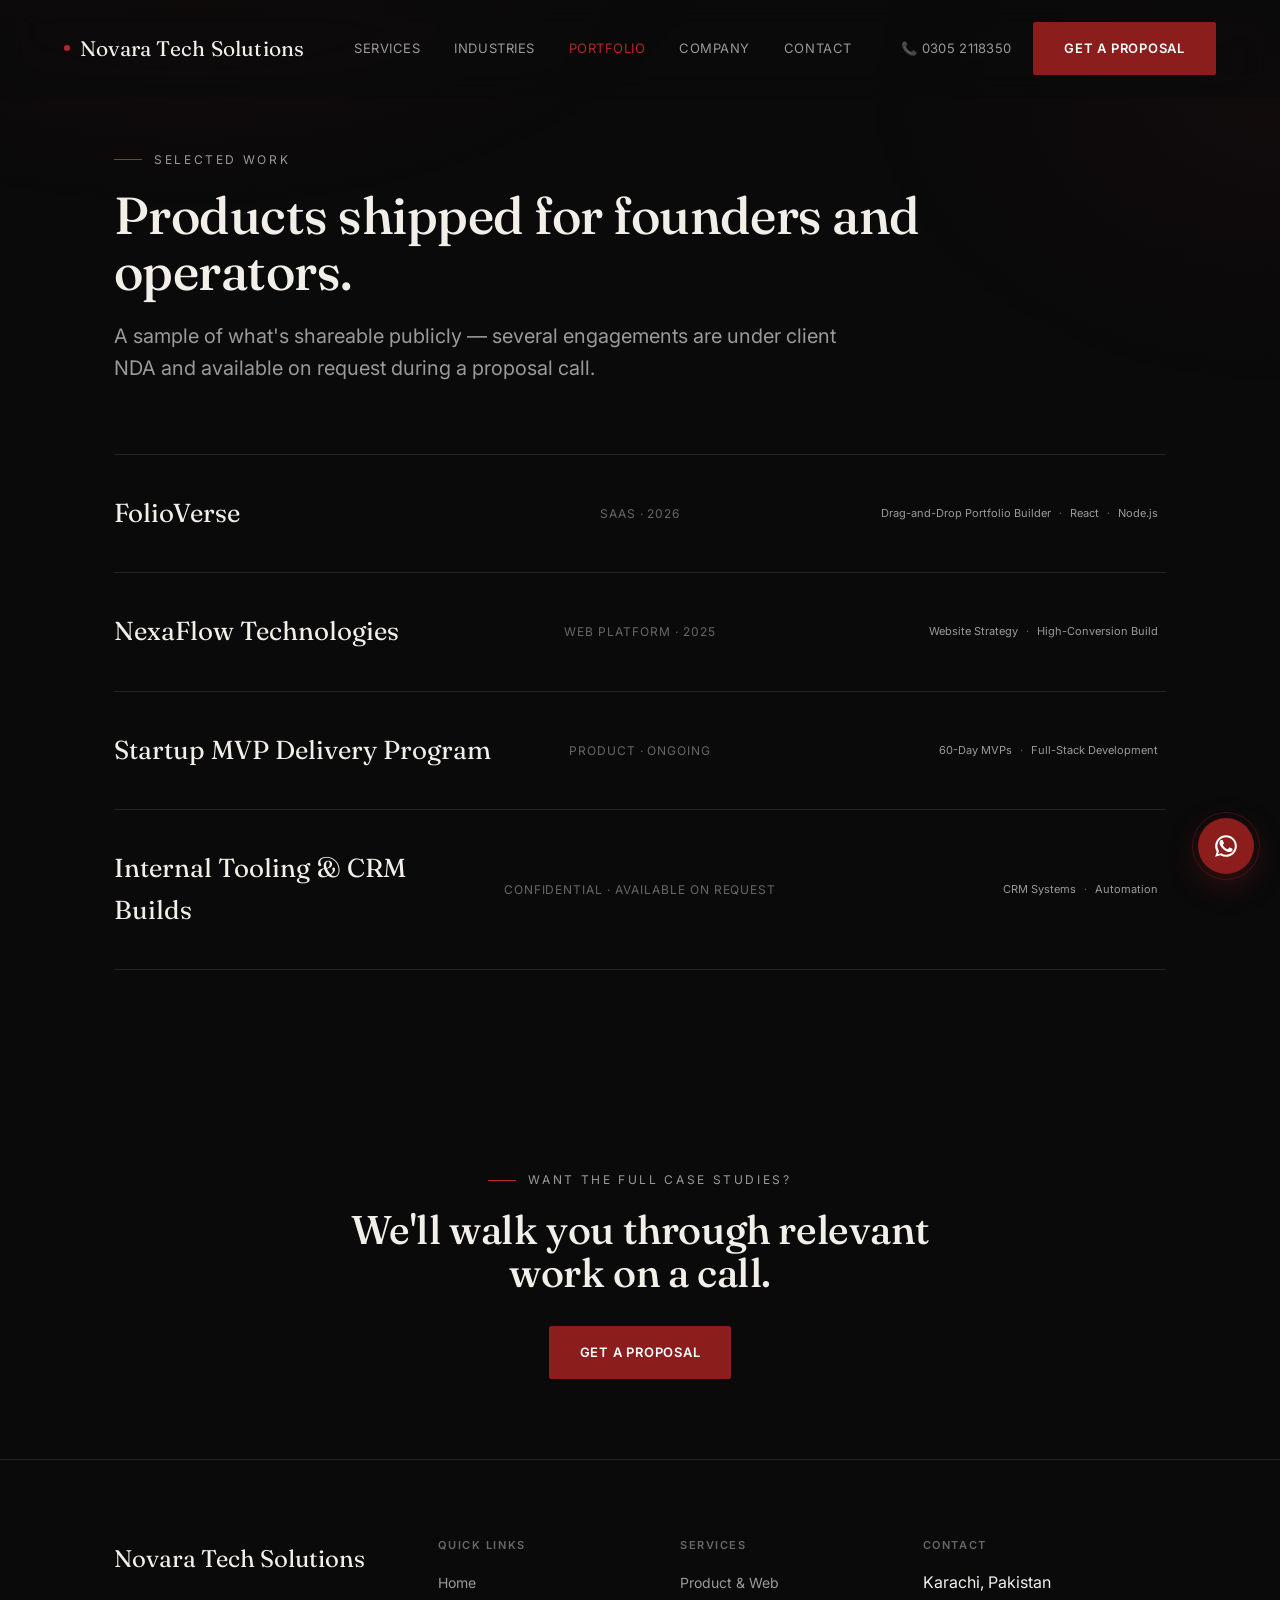
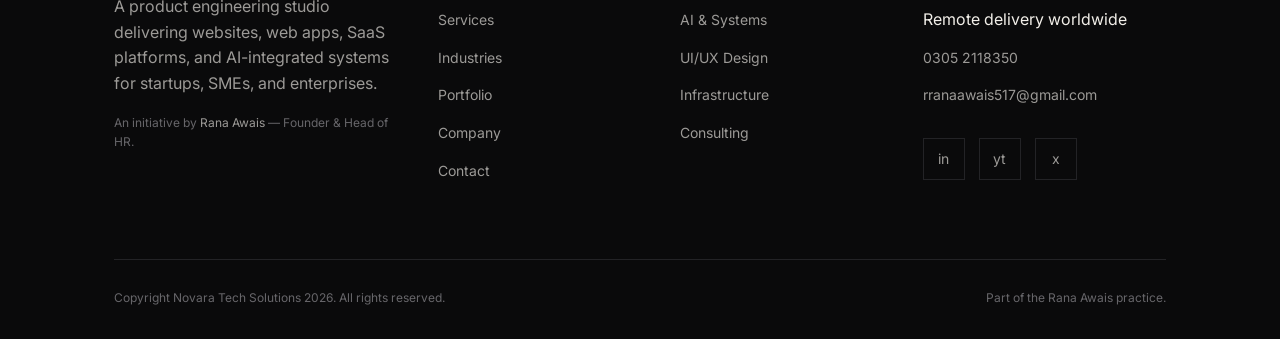
<file: company-portfolio.html>
<!DOCTYPE html>
<html lang="en">
<head>
<meta charset="UTF-8">
<meta name="viewport" content="width=device-width, initial-scale=1.0">
<title>Portfolio — Novara Tech Solutions</title>
<meta name="description" content="Selected product and platform work from Novara Tech Solutions.">
<link rel="stylesheet" href="company-style.css">
</head>
<body>
<!-- TODO: replace https://rana-eosin.vercel.app with your live portfolio domain (e.g. https://ranaawais.online) once ready -->

<header class="nav">
  <a href="company-index.html" class="nav-mark"><span class="dot"></span>Novara Tech Solutions</a>
  <ul class="nav-links">
    <li class="mega-item">
      <a href="company-services.html" data-page="company-services.html">Services</a>
      <div class="mega-panel">
        <div class="mega-col">
          <h4>Product &amp; Web</h4>
          <a href="company-services.html#development">Website Development</a>
          <a href="company-services.html#development">Web App Development</a>
          <a href="company-services.html#development">SaaS Platforms</a>
          <a href="company-services.html#development">API Development</a>
        </div>
        <div class="mega-col">
          <h4>AI, Data &amp; Design</h4>
          <a href="company-services.html#ai">AI Integration</a>
          <a href="company-services.html#ai">CRM Systems</a>
          <a href="company-services.html#ai">Automation</a>
          <a href="company-services.html#design">UI/UX Design</a>
        </div>
        <div class="mega-col">
          <h4>Infrastructure &amp; Strategy</h4>
          <a href="company-services.html#infra">Cloud Deployment &amp; DevOps</a>
          <a href="company-services.html#infra">Security &amp; Performance</a>
          <a href="company-services.html#consulting">Technical Consulting</a>
          <a href="company-services.html#consulting">Digital Transformation</a>
        </div>
        <div class="mega-panel-cta">
          <p>18 services across product engineering, AI, and digital transformation.</p>
          <a href="company-services.html" class="btn-ghost">View All Services <span class="arrow">→</span></a>
        </div>
      </div>
    </li>
    <li class="mega-item">
      <a href="company-industries.html" data-page="company-industries.html">Industries</a>
      <div class="mega-panel" style="grid-template-columns:repeat(2,1fr);">
        <div class="mega-col">
          <h4>Sectors We've Delivered In</h4>
          <a href="company-industries.html#startups">Startups &amp; SaaS</a>
          <a href="company-industries.html#healthcare">Healthcare</a>
        </div>
        <div class="mega-col">
          <h4>&nbsp;</h4>
          <a href="company-industries.html#retail">Retail &amp; E-Commerce</a>
          <a href="company-industries.html#education">Education</a>
        </div>
        <div class="mega-panel-cta">
          <p>10+ SaaS platforms delivered across four sectors.</p>
          <a href="company-industries.html" class="btn-ghost">View Industries <span class="arrow">→</span></a>
        </div>
      </div>
    </li>
    <li><a href="company-portfolio.html" data-page="company-portfolio.html" class="active">Portfolio</a></li>
    <li class="mega-item">
      <a href="company-about.html" data-page="company-about.html">Company</a>
      <div class="mega-panel" style="grid-template-columns:repeat(2,1fr);">
        <div class="mega-col">
          <h4>Company</h4>
          <a href="company-about.html">About NTS</a>
          <a href="https://rana-eosin.vercel.app/about.html" target="_blank" rel="noopener">Meet the Founder</a>
        </div>
        <div class="mega-col">
          <h4>Get in Touch</h4>
          <a href="company-contact.html">Contact Us</a>
          <a href="https://wa.me/923052118350" target="_blank" rel="noopener">WhatsApp</a>
        </div>
      </div>
    </li>
    <li><a href="company-contact.html" data-page="company-contact.html">Contact</a></li>
  </ul>
  <div class="nav-cta">
    <a class="nav-phone" href="tel:+923052118350">📞 0305 2118350</a>
    <a href="company-contact.html" class="btn btn-primary">Get a Proposal</a>
    <button class="nav-toggle" aria-label="Toggle menu" aria-expanded="false">☰</button>
  </div>
</header>


<section style="padding-top:150px;padding-bottom:50px;">
  <div class="container">
    <div class="reveal">
      <div class="eyebrow">Selected Work</div>
      <h1 style="font-size:clamp(34px,4.6vw,52px);">Products shipped for founders and operators.</h1>
      <p class="lede" style="margin-top:20px;">A sample of what's shareable publicly — several engagements are under client NDA and available on request during a proposal call.</p>
    </div>
  </div>
</section>

<section style="padding-top:20px;">
  <div class="container">
    <div class="work-item reveal">
      <div class="w-name">FolioVerse</div>
      <div class="w-meta">SaaS · 2026</div>
      <div class="w-tags"><span>Drag-and-Drop Portfolio Builder</span><span>React</span><span>Node.js</span></div>
    </div>
    <div class="work-item reveal">
      <div class="w-name">NexaFlow Technologies</div>
      <div class="w-meta">Web Platform · 2025</div>
      <div class="w-tags"><span>Website Strategy</span><span>High-Conversion Build</span></div>
    </div>
    <div class="work-item reveal">
      <div class="w-name">Startup MVP Delivery Program</div>
      <div class="w-meta">Product · Ongoing</div>
      <div class="w-tags"><span>60-Day MVPs</span><span>Full-Stack Development</span></div>
    </div>
    <div class="work-item reveal">
      <div class="w-name">Internal Tooling &amp; CRM Builds</div>
      <div class="w-meta">Confidential · Available on Request</div>
      <div class="w-tags"><span>CRM Systems</span><span>Automation</span></div>
    </div>
  </div>
</section>

<section class="section-tight">
  <div class="container" style="text-align:center;">
    <div class="reveal">
      <div class="eyebrow" style="justify-content:center;">Want the Full Case Studies?</div>
      <h2 style="font-size:clamp(26px,3.6vw,40px);max-width:26ch;margin:0 auto 32px;">We'll walk you through relevant work on a call.</h2>
      <a href="company-contact.html" class="btn btn-primary">Get a Proposal</a>
    </div>
  </div>
</section>

<footer>
  <div class="container">
    <div class="footer-grid">
      <div>
        <div class="footer-mark">Novara Tech Solutions</div>
        <p style="max-width:36ch;">A product engineering studio delivering websites, web apps, SaaS platforms, and AI-integrated systems for startups, SMEs, and enterprises.</p>
        <p style="max-width:36ch;margin-top:14px;font-size:12px;color:var(--ink-faint);">An initiative by <a href="https://rana-eosin.vercel.app/index.html" target="_blank" rel="noopener" style="color:var(--ink-dim);">Rana Awais</a> — Founder &amp; Head of HR.</p>
      </div>
      <div class="footer-col">
        <h4>Quick Links</h4>
        <ul>
          <li><a href="company-index.html">Home</a></li>
          <li><a href="company-services.html">Services</a></li>
          <li><a href="company-industries.html">Industries</a></li>
          <li><a href="company-portfolio.html">Portfolio</a></li>
          <li><a href="company-about.html">Company</a></li>
          <li><a href="company-contact.html">Contact</a></li>
        </ul>
      </div>
      <div class="footer-col">
        <h4>Services</h4>
        <ul>
          <li><a href="company-services.html#development">Product &amp; Web</a></li>
          <li><a href="company-services.html#ai">AI &amp; Systems</a></li>
          <li><a href="company-services.html#design">UI/UX Design</a></li>
          <li><a href="company-services.html#infra">Infrastructure</a></li>
          <li><a href="company-services.html#consulting">Consulting</a></li>
        </ul>
      </div>
      <div class="footer-col">
        <h4>Contact</h4>
        <ul>
          <li>Karachi, Pakistan</li>
          <li>Remote delivery worldwide</li>
          <li><a href="tel:+923052118350">0305 2118350</a></li>
          <li><a href="mailto:rranaawais517@gmail.com">rranaawais517@gmail.com</a></li>
        </ul>
        <div class="social-row">
          <a href="https://www.linkedin.com/company/novtechsol/?viewAsMember=true" target="_blank" rel="noopener" aria-label="LinkedIn">in</a>
          <a href="https://www.youtube.com" target="_blank" rel="noopener" aria-label="YouTube">yt</a>
          <a href="https://x.com/rana757162" target="_blank" rel="noopener" aria-label="X / Twitter">x</a>
        </div>
      </div>
    </div>
    <div class="footer-bottom">
      <span>Copyright Novara Tech Solutions <span data-year></span>. All rights reserved.</span>
      <span>Part of the <a href="https://rana-eosin.vercel.app/index.html" target="_blank" rel="noopener" style="color:var(--ink-faint);">Rana Awais</a> practice.</span>
    </div>
  </div>
</footer>

<a class="wa-float" href="https://wa.me/923052118350" target="_blank" rel="noopener" aria-label="Chat on WhatsApp">
  <svg width="26" height="26" viewBox="0 0 24 24" fill="currentColor"><path d="M17.472 14.382c-.297-.149-1.758-.867-2.03-.967-.273-.099-.471-.148-.67.15-.197.297-.767.966-.94 1.164-.173.199-.347.223-.644.075-.297-.15-1.255-.463-2.39-1.475-.883-.788-1.48-1.761-1.653-2.059-.173-.297-.018-.458.13-.606.134-.133.298-.347.446-.52.149-.174.198-.298.298-.497.099-.198.05-.371-.025-.52-.075-.149-.669-1.612-.916-2.207-.242-.579-.487-.5-.669-.51-.173-.008-.371-.01-.57-.01-.198 0-.52.074-.792.372-.272.297-1.04 1.016-1.04 2.479 0 1.462 1.065 2.876 1.213 3.074.149.198 2.096 3.2 5.077 4.487.709.306 1.262.489 1.694.625.712.227 1.36.195 1.871.118.571-.085 1.758-.719 2.006-1.413.248-.694.248-1.289.173-1.413-.074-.124-.272-.198-.57-.347z"/><path d="M12.014 2C6.486 2 2 6.487 2 12.015c0 1.86.508 3.647 1.47 5.213L2 22l4.906-1.446a9.97 9.97 0 0 0 5.108 1.394h.004c5.528 0 10.013-4.487 10.013-10.015C22.03 6.487 17.542 2 12.014 2zm0 18.033a8.01 8.01 0 0 1-4.083-1.116l-.293-.174-3.03.892.907-2.951-.191-.303a7.994 7.994 0 0 1-1.234-4.366c0-4.423 3.6-8.023 8.028-8.023 4.428 0 8.024 3.6 8.024 8.023 0 4.424-3.6 8.018-8.128 8.018z"/></svg>
</a>

<script src="company-main.js"></script>
</body>
</html>
</file>
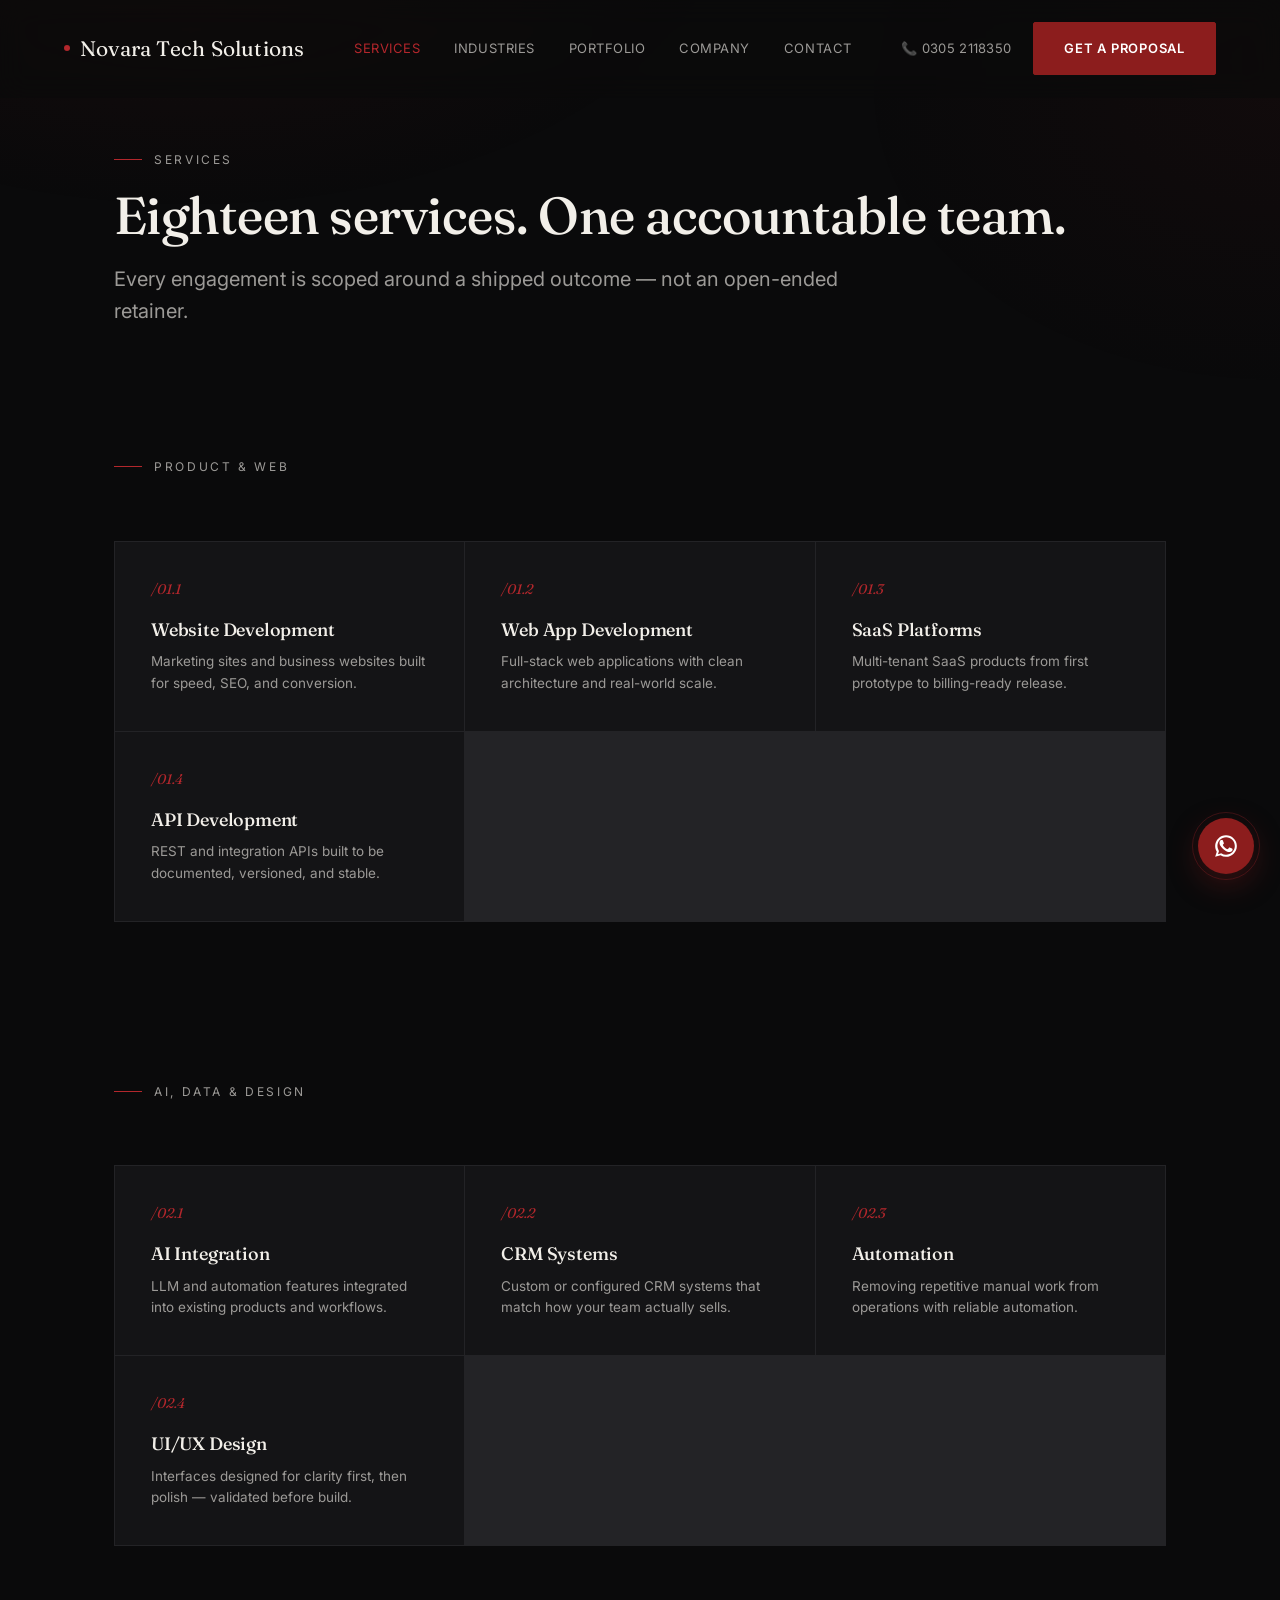
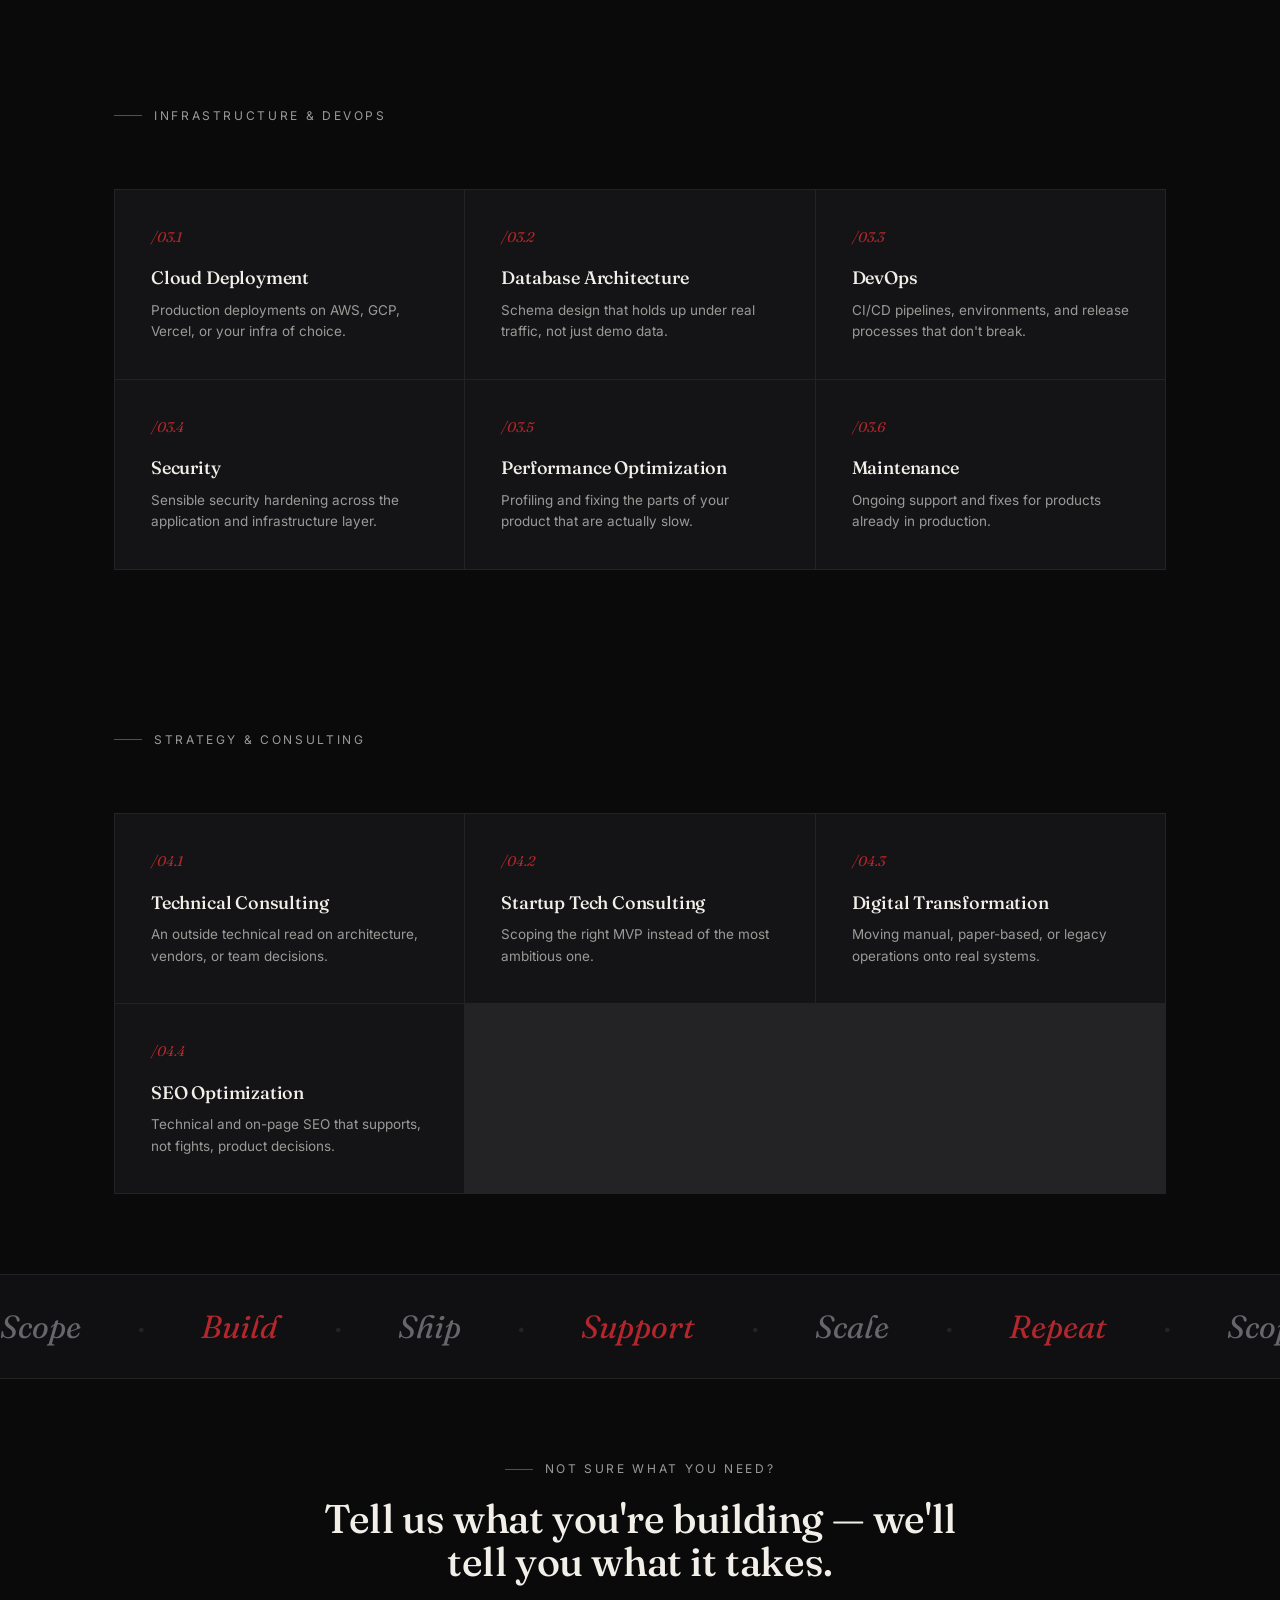
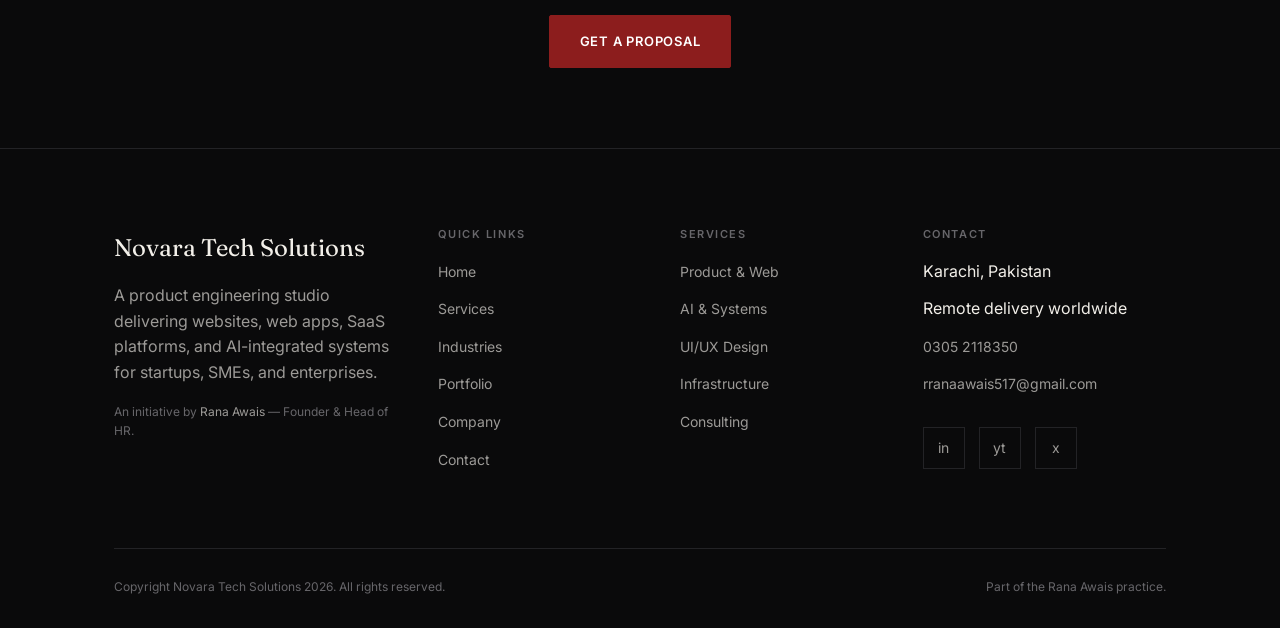
<file: company-services.html>
<!DOCTYPE html>
<html lang="en">
<head>
<meta charset="UTF-8">
<meta name="viewport" content="width=device-width, initial-scale=1.0">
<title>Services — Novara Tech Solutions</title>
<meta name="description" content="18 services across product engineering, AI, infrastructure, and consulting.">
<link rel="stylesheet" href="company-style.css">
</head>
<body>
<!-- TODO: replace https://rana-eosin.vercel.app with your live portfolio domain (e.g. https://ranaawais.online) once ready -->

<header class="nav">
  <a href="company-index.html" class="nav-mark"><span class="dot"></span>Novara Tech Solutions</a>
  <ul class="nav-links">
    <li class="mega-item">
      <a href="company-services.html" data-page="company-services.html" class="active">Services</a>
      <div class="mega-panel">
        <div class="mega-col">
          <h4>Product &amp; Web</h4>
          <a href="company-services.html#development">Website Development</a>
          <a href="company-services.html#development">Web App Development</a>
          <a href="company-services.html#development">SaaS Platforms</a>
          <a href="company-services.html#development">API Development</a>
        </div>
        <div class="mega-col">
          <h4>AI, Data &amp; Design</h4>
          <a href="company-services.html#ai">AI Integration</a>
          <a href="company-services.html#ai">CRM Systems</a>
          <a href="company-services.html#ai">Automation</a>
          <a href="company-services.html#design">UI/UX Design</a>
        </div>
        <div class="mega-col">
          <h4>Infrastructure &amp; Strategy</h4>
          <a href="company-services.html#infra">Cloud Deployment &amp; DevOps</a>
          <a href="company-services.html#infra">Security &amp; Performance</a>
          <a href="company-services.html#consulting">Technical Consulting</a>
          <a href="company-services.html#consulting">Digital Transformation</a>
        </div>
        <div class="mega-panel-cta">
          <p>18 services across product engineering, AI, and digital transformation.</p>
          <a href="company-services.html" class="btn-ghost">View All Services <span class="arrow">→</span></a>
        </div>
      </div>
    </li>
    <li class="mega-item">
      <a href="company-industries.html" data-page="company-industries.html">Industries</a>
      <div class="mega-panel" style="grid-template-columns:repeat(2,1fr);">
        <div class="mega-col">
          <h4>Sectors We've Delivered In</h4>
          <a href="company-industries.html#startups">Startups &amp; SaaS</a>
          <a href="company-industries.html#healthcare">Healthcare</a>
        </div>
        <div class="mega-col">
          <h4>&nbsp;</h4>
          <a href="company-industries.html#retail">Retail &amp; E-Commerce</a>
          <a href="company-industries.html#education">Education</a>
        </div>
        <div class="mega-panel-cta">
          <p>10+ SaaS platforms delivered across four sectors.</p>
          <a href="company-industries.html" class="btn-ghost">View Industries <span class="arrow">→</span></a>
        </div>
      </div>
    </li>
    <li><a href="company-portfolio.html" data-page="company-portfolio.html">Portfolio</a></li>
    <li class="mega-item">
      <a href="company-about.html" data-page="company-about.html">Company</a>
      <div class="mega-panel" style="grid-template-columns:repeat(2,1fr);">
        <div class="mega-col">
          <h4>Company</h4>
          <a href="company-about.html">About NTS</a>
          <a href="https://rana-eosin.vercel.app/about.html" target="_blank" rel="noopener">Meet the Founder</a>
        </div>
        <div class="mega-col">
          <h4>Get in Touch</h4>
          <a href="company-contact.html">Contact Us</a>
          <a href="https://wa.me/923052118350" target="_blank" rel="noopener">WhatsApp</a>
        </div>
      </div>
    </li>
    <li><a href="company-contact.html" data-page="company-contact.html">Contact</a></li>
  </ul>
  <div class="nav-cta">
    <a class="nav-phone" href="tel:+923052118350">📞 0305 2118350</a>
    <a href="company-contact.html" class="btn btn-primary">Get a Proposal</a>
    <button class="nav-toggle" aria-label="Toggle menu" aria-expanded="false">☰</button>
  </div>
</header>


<section style="padding-top:150px;padding-bottom:50px;">
  <div class="container">
    <div class="reveal">
      <div class="eyebrow">Services</div>
      <h1 style="font-size:clamp(34px,4.6vw,52px);">Eighteen services. One accountable team.</h1>
      <p class="lede" style="margin-top:20px;">Every engagement is scoped around a shipped outcome — not an open-ended retainer.</p>
    </div>
  </div>
</section>

<section id="development" class="section-tight">
  <div class="container">
    <div class="section-head reveal">
      <div class="eyebrow">Product &amp; Web</div>
    </div>
    <div class="grid-3">
      <div class="card reveal">
        <span class="card-index">/01.1</span>
        <h3 style="font-size:18px;">Website Development</h3>
        <p style="font-size:13.5px;">Marketing sites and business websites built for speed, SEO, and conversion.</p>
      </div>
      <div class="card reveal">
        <span class="card-index">/01.2</span>
        <h3 style="font-size:18px;">Web App Development</h3>
        <p style="font-size:13.5px;">Full-stack web applications with clean architecture and real-world scale.</p>
      </div>
      <div class="card reveal">
        <span class="card-index">/01.3</span>
        <h3 style="font-size:18px;">SaaS Platforms</h3>
        <p style="font-size:13.5px;">Multi-tenant SaaS products from first prototype to billing-ready release.</p>
      </div>
      <div class="card reveal">
        <span class="card-index">/01.4</span>
        <h3 style="font-size:18px;">API Development</h3>
        <p style="font-size:13.5px;">REST and integration APIs built to be documented, versioned, and stable.</p>
      </div>
    </div>
  </div>
</section>

<section id="ai" class="section-tight">
  <div class="container">
    <div class="section-head reveal">
      <div class="eyebrow">AI, Data &amp; Design</div>
    </div>
    <div class="grid-3">
      <div class="card reveal">
        <span class="card-index">/02.1</span>
        <h3 style="font-size:18px;">AI Integration</h3>
        <p style="font-size:13.5px;">LLM and automation features integrated into existing products and workflows.</p>
      </div>
      <div class="card reveal">
        <span class="card-index">/02.2</span>
        <h3 style="font-size:18px;">CRM Systems</h3>
        <p style="font-size:13.5px;">Custom or configured CRM systems that match how your team actually sells.</p>
      </div>
      <div class="card reveal">
        <span class="card-index">/02.3</span>
        <h3 style="font-size:18px;">Automation</h3>
        <p style="font-size:13.5px;">Removing repetitive manual work from operations with reliable automation.</p>
      </div>
      <div class="card reveal">
        <span class="card-index">/02.4</span>
        <h3 style="font-size:18px;">UI/UX Design</h3>
        <p style="font-size:13.5px;">Interfaces designed for clarity first, then polish — validated before build.</p>
      </div>
    </div>
  </div>
</section>

<section id="infra" class="section-tight">
  <div class="container">
    <div class="section-head reveal">
      <div class="eyebrow">Infrastructure &amp; DevOps</div>
    </div>
    <div class="grid-3">
      <div class="card reveal">
        <span class="card-index">/03.1</span>
        <h3 style="font-size:18px;">Cloud Deployment</h3>
        <p style="font-size:13.5px;">Production deployments on AWS, GCP, Vercel, or your infra of choice.</p>
      </div>
      <div class="card reveal">
        <span class="card-index">/03.2</span>
        <h3 style="font-size:18px;">Database Architecture</h3>
        <p style="font-size:13.5px;">Schema design that holds up under real traffic, not just demo data.</p>
      </div>
      <div class="card reveal">
        <span class="card-index">/03.3</span>
        <h3 style="font-size:18px;">DevOps</h3>
        <p style="font-size:13.5px;">CI/CD pipelines, environments, and release processes that don't break.</p>
      </div>
      <div class="card reveal">
        <span class="card-index">/03.4</span>
        <h3 style="font-size:18px;">Security</h3>
        <p style="font-size:13.5px;">Sensible security hardening across the application and infrastructure layer.</p>
      </div>
      <div class="card reveal">
        <span class="card-index">/03.5</span>
        <h3 style="font-size:18px;">Performance Optimization</h3>
        <p style="font-size:13.5px;">Profiling and fixing the parts of your product that are actually slow.</p>
      </div>
      <div class="card reveal">
        <span class="card-index">/03.6</span>
        <h3 style="font-size:18px;">Maintenance</h3>
        <p style="font-size:13.5px;">Ongoing support and fixes for products already in production.</p>
      </div>
    </div>
  </div>
</section>

<section id="consulting" class="section-tight">
  <div class="container">
    <div class="section-head reveal">
      <div class="eyebrow">Strategy &amp; Consulting</div>
    </div>
    <div class="grid-3">
      <div class="card reveal">
        <span class="card-index">/04.1</span>
        <h3 style="font-size:18px;">Technical Consulting</h3>
        <p style="font-size:13.5px;">An outside technical read on architecture, vendors, or team decisions.</p>
      </div>
      <div class="card reveal">
        <span class="card-index">/04.2</span>
        <h3 style="font-size:18px;">Startup Tech Consulting</h3>
        <p style="font-size:13.5px;">Scoping the right MVP instead of the most ambitious one.</p>
      </div>
      <div class="card reveal">
        <span class="card-index">/04.3</span>
        <h3 style="font-size:18px;">Digital Transformation</h3>
        <p style="font-size:13.5px;">Moving manual, paper-based, or legacy operations onto real systems.</p>
      </div>
      <div class="card reveal">
        <span class="card-index">/04.4</span>
        <h3 style="font-size:18px;">SEO Optimization</h3>
        <p style="font-size:13.5px;">Technical and on-page SEO that supports, not fights, product decisions.</p>
      </div>
    </div>
  </div>
</section>
<div class="marquee-band">
  <div class="marquee-track">
    <span>Scope <span class="sep">·</span> <em>Build</em> <span class="sep">·</span> Ship <span class="sep">·</span> <em>Support</em> <span class="sep">·</span> Scale <span class="sep">·</span> <em>Repeat</em> <span class="sep">·</span></span>
    <span aria-hidden="true">Scope <span class="sep">·</span> <em>Build</em> <span class="sep">·</span> Ship <span class="sep">·</span> <em>Support</em> <span class="sep">·</span> Scale <span class="sep">·</span> <em>Repeat</em> <span class="sep">·</span></span>
  </div>
</div>

<section class="section-tight">
  <div class="container" style="text-align:center;">
    <div class="reveal">
      <div class="eyebrow" style="justify-content:center;">Not Sure What You Need?</div>
      <h2 style="font-size:clamp(26px,3.6vw,40px);max-width:26ch;margin:0 auto 32px;">Tell us what you're building — we'll tell you what it takes.</h2>
      <a href="company-contact.html" class="btn btn-primary">Get a Proposal</a>
    </div>
  </div>
</section>

<footer>
  <div class="container">
    <div class="footer-grid">
      <div>
        <div class="footer-mark">Novara Tech Solutions</div>
        <p style="max-width:36ch;">A product engineering studio delivering websites, web apps, SaaS platforms, and AI-integrated systems for startups, SMEs, and enterprises.</p>
        <p style="max-width:36ch;margin-top:14px;font-size:12px;color:var(--ink-faint);">An initiative by <a href="https://rana-eosin.vercel.app/index.html" target="_blank" rel="noopener" style="color:var(--ink-dim);">Rana Awais</a> — Founder &amp; Head of HR.</p>
      </div>
      <div class="footer-col">
        <h4>Quick Links</h4>
        <ul>
          <li><a href="company-index.html">Home</a></li>
          <li><a href="company-services.html">Services</a></li>
          <li><a href="company-industries.html">Industries</a></li>
          <li><a href="company-portfolio.html">Portfolio</a></li>
          <li><a href="company-about.html">Company</a></li>
          <li><a href="company-contact.html">Contact</a></li>
        </ul>
      </div>
      <div class="footer-col">
        <h4>Services</h4>
        <ul>
          <li><a href="company-services.html#development">Product &amp; Web</a></li>
          <li><a href="company-services.html#ai">AI &amp; Systems</a></li>
          <li><a href="company-services.html#design">UI/UX Design</a></li>
          <li><a href="company-services.html#infra">Infrastructure</a></li>
          <li><a href="company-services.html#consulting">Consulting</a></li>
        </ul>
      </div>
      <div class="footer-col">
        <h4>Contact</h4>
        <ul>
          <li>Karachi, Pakistan</li>
          <li>Remote delivery worldwide</li>
          <li><a href="tel:+923052118350">0305 2118350</a></li>
          <li><a href="mailto:rranaawais517@gmail.com">rranaawais517@gmail.com</a></li>
        </ul>
        <div class="social-row">
          <a href="https://www.linkedin.com/company/novtechsol/?viewAsMember=true" target="_blank" rel="noopener" aria-label="LinkedIn">in</a>
          <a href="https://www.youtube.com" target="_blank" rel="noopener" aria-label="YouTube">yt</a>
          <a href="https://x.com/rana757162" target="_blank" rel="noopener" aria-label="X / Twitter">x</a>
        </div>
      </div>
    </div>
    <div class="footer-bottom">
      <span>Copyright Novara Tech Solutions <span data-year></span>. All rights reserved.</span>
      <span>Part of the <a href="https://rana-eosin.vercel.app/index.html" target="_blank" rel="noopener" style="color:var(--ink-faint);">Rana Awais</a> practice.</span>
    </div>
  </div>
</footer>

<a class="wa-float" href="https://wa.me/923052118350" target="_blank" rel="noopener" aria-label="Chat on WhatsApp">
  <svg width="26" height="26" viewBox="0 0 24 24" fill="currentColor"><path d="M17.472 14.382c-.297-.149-1.758-.867-2.03-.967-.273-.099-.471-.148-.67.15-.197.297-.767.966-.94 1.164-.173.199-.347.223-.644.075-.297-.15-1.255-.463-2.39-1.475-.883-.788-1.48-1.761-1.653-2.059-.173-.297-.018-.458.13-.606.134-.133.298-.347.446-.52.149-.174.198-.298.298-.497.099-.198.05-.371-.025-.52-.075-.149-.669-1.612-.916-2.207-.242-.579-.487-.5-.669-.51-.173-.008-.371-.01-.57-.01-.198 0-.52.074-.792.372-.272.297-1.04 1.016-1.04 2.479 0 1.462 1.065 2.876 1.213 3.074.149.198 2.096 3.2 5.077 4.487.709.306 1.262.489 1.694.625.712.227 1.36.195 1.871.118.571-.085 1.758-.719 2.006-1.413.248-.694.248-1.289.173-1.413-.074-.124-.272-.198-.57-.347z"/><path d="M12.014 2C6.486 2 2 6.487 2 12.015c0 1.86.508 3.647 1.47 5.213L2 22l4.906-1.446a9.97 9.97 0 0 0 5.108 1.394h.004c5.528 0 10.013-4.487 10.013-10.015C22.03 6.487 17.542 2 12.014 2zm0 18.033a8.01 8.01 0 0 1-4.083-1.116l-.293-.174-3.03.892.907-2.951-.191-.303a7.994 7.994 0 0 1-1.234-4.366c0-4.423 3.6-8.023 8.028-8.023 4.428 0 8.024 3.6 8.024 8.023 0 4.424-3.6 8.018-8.128 8.018z"/></svg>
</a>

<script src="company-main.js"></script>
</body>
</html>
</file>
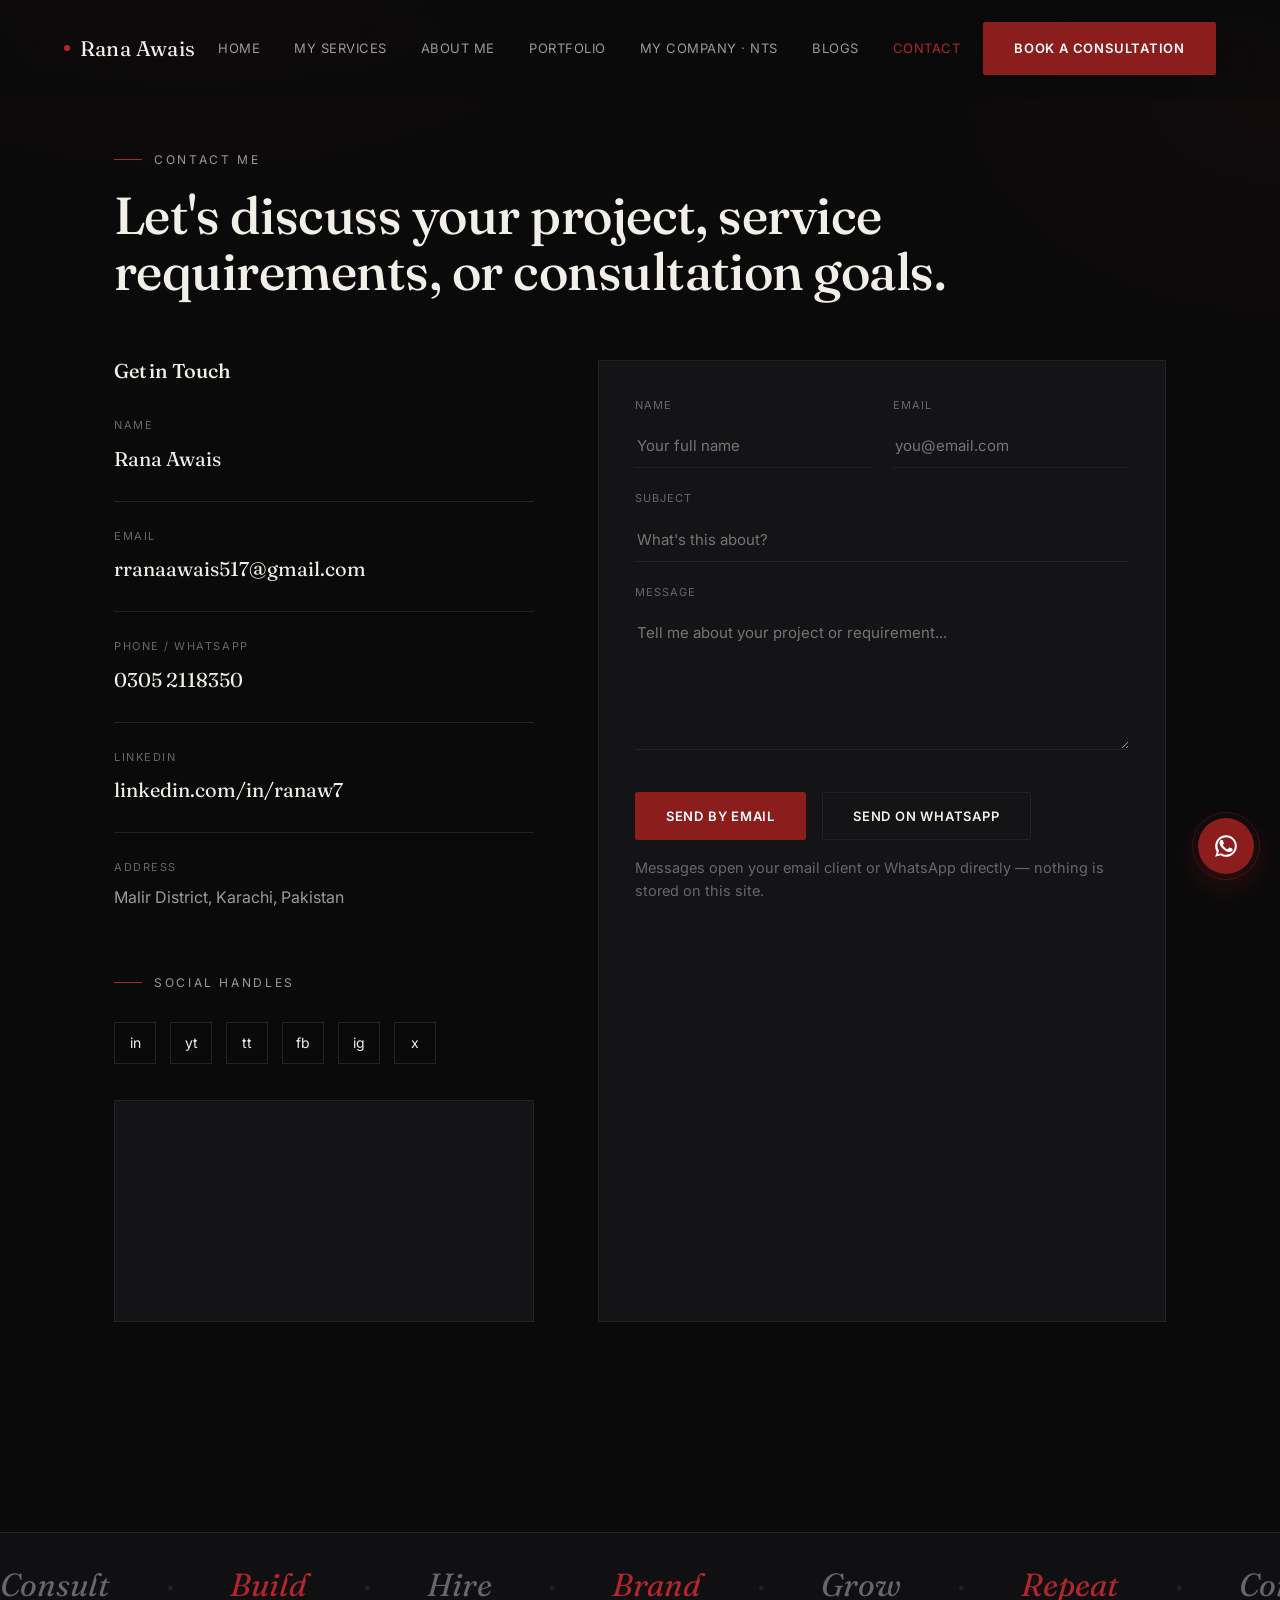
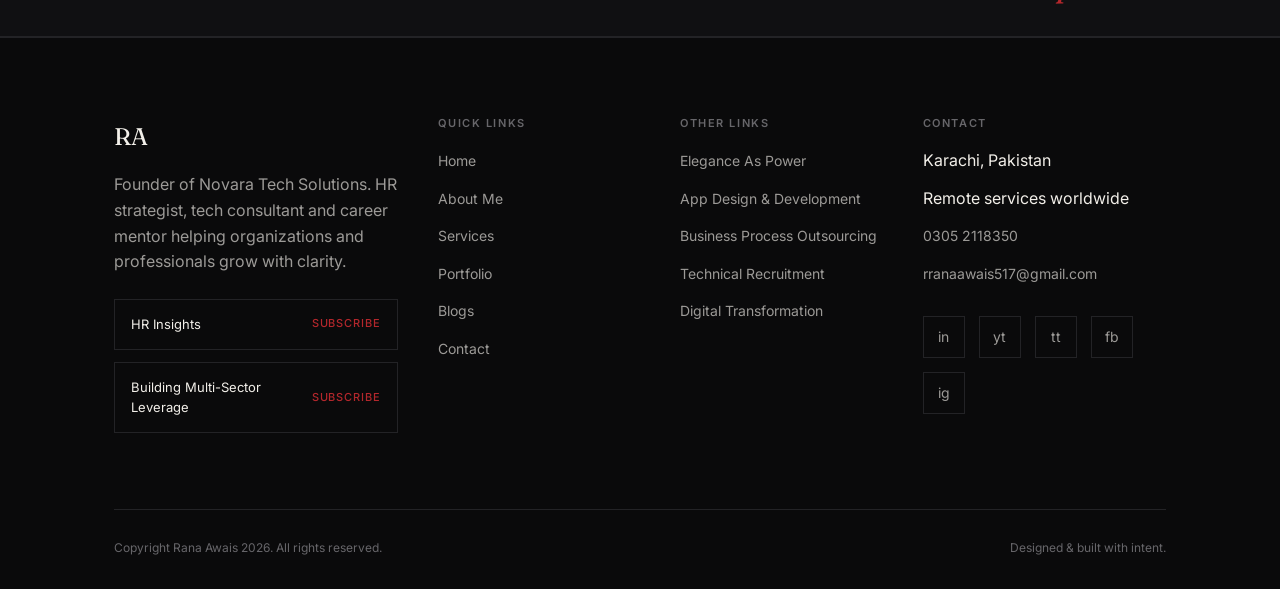
<file: contact.html>
<!DOCTYPE html>
<html lang="en">
<head>
<meta charset="UTF-8">
<meta name="viewport" content="width=device-width, initial-scale=1.0">
<title>Contact — Rana Awais</title>
<meta name="description" content="Get in touch with Rana Awais for HR consulting, software development, or career and personal branding support.">
<link rel="stylesheet" href="style.css">
</head>
<body>

<header class="nav">
  <a href="index.html" class="nav-mark"><span class="dot"></span>Rana Awais</a>
  <ul class="nav-links">
    <li><a href="index.html" data-page="index.html">Home</a></li>
    <li><a href="services.html" data-page="services.html">My Services</a></li>
    <li class="nav-item-hover">
      <a href="about.html" data-page="about.html" class="about-link">About Me</a>
      <div class="pub-flyout">
        <div class="pub-flyout-eyebrow">From the Author</div>
        <div class="pub-flyout-title">Elegance As Power</div>
        <a href="publication.html" class="pub-link">View the Book →</a>
      </div>
    </li>
    <li><a href="portfolio.html" data-page="portfolio.html">Portfolio</a></li>
    <li class="nav-item-hover">
      <a href="company-index.html" target="_blank" rel="noopener" class="company-link">My Company · NTS</a> <!-- TODO: swap to https://ranaawais.nts.online once the company site has its own subdomain -->
      <div class="pub-flyout" style="width:250px;">
        <div class="pub-flyout-eyebrow">Novara Tech Solutions</div>
        <div class="pub-flyout-title">Product engineering &amp; digital transformation</div>
        <a href="company-index.html" target="_blank" rel="noopener" class="pub-link">Visit NTS →</a>
      </div>
    </li>
    <li><a href="blog.html" data-page="blog.html">Blogs</a></li>
    <li><a href="contact.html" data-page="contact.html" class="active">Contact</a></li>
  </ul>
  <div class="nav-cta">
    <a href="contact.html" class="btn btn-primary">Book a Consultation</a>
    <button class="nav-toggle" aria-label="Toggle menu" aria-expanded="false">☰</button>
  </div>
</header>

<section style="padding-top:150px;padding-bottom:30px;">
  <div class="container">
    <div class="reveal">
      <div class="eyebrow">Contact Me</div>
      <h1 style="font-size:clamp(34px,4.6vw,52px);">Let's discuss your project, service requirements, or consultation goals.</h1>
    </div>
  </div>
</section>

<section style="padding-top:30px;">
  <div class="container contact-grid">

    <div class="reveal">
      <h3 style="font-size:20px;margin-bottom:10px;">Get in Touch</h3>
      <div class="contact-info-item">
        <div class="label">Name</div>
        <div class="value">Rana Awais</div>
      </div>
      <div class="contact-info-item">
        <div class="label">Email</div>
        <a href="mailto:rranaawais517@gmail.com">rranaawais517@gmail.com</a>
      </div>
      <div class="contact-info-item">
        <div class="label">Phone / WhatsApp</div>
        <a href="tel:+923052118350">0305 2118350</a>
      </div>
      <div class="contact-info-item">
        <div class="label">LinkedIn</div>
        <a href="https://www.linkedin.com/in/ranaw7" target="_blank" rel="noopener">linkedin.com/in/ranaw7</a>
      </div>
      <div class="contact-info-item" style="border-bottom:none;">
        <div class="label">Address</div>
        <div class="value" style="font-size:16px;font-family:var(--sans);color:var(--ink-dim);">Malir District, Karachi, Pakistan</div>
      </div>

      <div class="eyebrow" style="margin-top:36px;">Social Handles</div>
      <div class="social-row">
        <a href="https://www.linkedin.com/in/ranaw7" target="_blank" rel="noopener" aria-label="LinkedIn">in</a>
        <a href="https://www.youtube.com" target="_blank" rel="noopener" aria-label="YouTube">yt</a>
        <a href="https://www.tiktok.com" target="_blank" rel="noopener" aria-label="TikTok">tt</a>
        <a href="https://www.facebook.com/awaisrana002" target="_blank" rel="noopener" aria-label="Facebook">fb</a>
        <a href="https://www.instagram.com/_awais.ranaa/" target="_blank" rel="noopener" aria-label="Instagram">ig</a>
        <a href="https://x.com/rana757162" target="_blank" rel="noopener" aria-label="X / Twitter">x</a>
      </div>

      <div class="card reveal" style="margin-top:36px;padding:0;overflow:hidden;">
        <iframe
          title="Location map — Malir District, Karachi"
          src="https://www.google.com/maps?q=Malir+District,+Karachi,+Pakistan&output=embed"
          width="100%" height="220" style="border:0;filter:grayscale(1) invert(0.92) contrast(0.9);display:block;"
          loading="lazy" referrerpolicy="no-referrer-when-downgrade">
        </iframe>
      </div>
    </div>

    <div class="card reveal reveal-delay-1">
      <form id="contact-form">
        <div class="form-row">
          <div class="form-field"><label for="name">Name</label><input type="text" id="name" placeholder="Your full name" required></div>
          <div class="form-field"><label for="email">Email</label><input type="email" id="email" placeholder="you@email.com" required></div>
        </div>
        <div class="form-field"><label for="subject">Subject</label><input type="text" id="subject" placeholder="What's this about?"></div>
        <div class="form-field"><label for="message">Message</label><textarea id="message" rows="6" placeholder="Tell me about your project or requirement..." required></textarea></div>
        <div class="form-actions">
          <button type="button" id="send-email" class="btn btn-primary">Send by Email</button>
          <button type="button" id="send-whatsapp" class="btn btn-outline">Send on WhatsApp</button>
        </div>
        <p class="form-note">Messages open your email client or WhatsApp directly — nothing is stored on this site.</p>
      </form>
    </div>

  </div>
</section>

<div class="marquee-band" style="margin-top:90px;">
  <div class="marquee-track">
    <span>Consult <span class="sep">·</span> <em>Build</em> <span class="sep">·</span> Hire <span class="sep">·</span> <em>Brand</em> <span class="sep">·</span> Grow <span class="sep">·</span> <em>Repeat</em> <span class="sep">·</span></span>
    <span aria-hidden="true">Consult <span class="sep">·</span> <em>Build</em> <span class="sep">·</span> Hire <span class="sep">·</span> <em>Brand</em> <span class="sep">·</span> Grow <span class="sep">·</span> <em>Repeat</em> <span class="sep">·</span></span>
  </div>
</div>

<footer>
  <div class="container">
    <div class="footer-grid">
      <div>
        <div class="footer-mark">RA</div>
        <p style="max-width:34ch;">Founder of Novara Tech Solutions. HR strategist, tech consultant and career mentor helping organizations and professionals grow with clarity.</p>
        <div style="margin-top:24px;">
          <div class="newsletter-item"><span>HR Insights</span><a class="btn-ghost sub" href="https://www.linkedin.com/newsletters/hr-insights-7433899097394184192" target="_blank" rel="noopener">Subscribe</a></div>
          <div class="newsletter-item"><span>Building Multi-Sector Leverage</span><a class="btn-ghost sub" href="https://www.linkedin.com/newsletters/building-multi-sector-leverage-7428758513822187520" target="_blank" rel="noopener">Subscribe</a></div>
        </div>
      </div>
      <div class="footer-col">
        <h4>Quick Links</h4>
        <ul>
          <li><a href="index.html">Home</a></li>
          <li><a href="about.html">About Me</a></li>
          <li><a href="services.html">Services</a></li>
          <li><a href="portfolio.html">Portfolio</a></li>
          <li><a href="blog.html">Blogs</a></li>
          <li><a href="contact.html">Contact</a></li>
        </ul>
      </div>
      <div class="footer-col">
        <h4>Other Links</h4>
        <ul>
          <li><a href="publication.html">Elegance As Power</a></li>
          <li><a href="services.html">App Design &amp; Development</a></li>
          <li><a href="services.html">Business Process Outsourcing</a></li>
          <li><a href="services.html">Technical Recruitment</a></li>
          <li><a href="services.html">Digital Transformation</a></li>
        </ul>
      </div>
      <div class="footer-col">
        <h4>Contact</h4>
        <ul>
          <li>Karachi, Pakistan</li>
          <li>Remote services worldwide</li>
          <li><a href="tel:+923052118350">0305 2118350</a></li>
          <li><a href="mailto:rranaawais517@gmail.com">rranaawais517@gmail.com</a></li>
        </ul>
        <div class="social-row">
          <a href="https://www.linkedin.com/in/ranaw7" target="_blank" rel="noopener" aria-label="LinkedIn">in</a>
          <a href="https://www.youtube.com" target="_blank" rel="noopener" aria-label="YouTube">yt</a>
          <a href="https://www.tiktok.com" target="_blank" rel="noopener" aria-label="TikTok">tt</a>
          <a href="https://www.facebook.com/awaisrana002" target="_blank" rel="noopener" aria-label="Facebook">fb</a>
          <a href="https://www.instagram.com/_awais.ranaa/" target="_blank" rel="noopener" aria-label="Instagram">ig</a>
        </div>
      </div>
    </div>
    <div class="footer-bottom">
      <span>Copyright Rana Awais <span data-year></span>. All rights reserved.</span>
      <span>Designed &amp; built with intent.</span>
    </div>
  </div>
</footer>

<a class="wa-float" href="https://wa.me/923052118350" target="_blank" rel="noopener" aria-label="Chat on WhatsApp">
  <svg width="26" height="26" viewBox="0 0 24 24" fill="currentColor"><path d="M17.472 14.382c-.297-.149-1.758-.867-2.03-.967-.273-.099-.471-.148-.67.15-.197.297-.767.966-.94 1.164-.173.199-.347.223-.644.075-.297-.15-1.255-.463-2.39-1.475-.883-.788-1.48-1.761-1.653-2.059-.173-.297-.018-.458.13-.606.134-.133.298-.347.446-.52.149-.174.198-.298.298-.497.099-.198.05-.371-.025-.52-.075-.149-.669-1.612-.916-2.207-.242-.579-.487-.5-.669-.51-.173-.008-.371-.01-.57-.01-.198 0-.52.074-.792.372-.272.297-1.04 1.016-1.04 2.479 0 1.462 1.065 2.876 1.213 3.074.149.198 2.096 3.2 5.077 4.487.709.306 1.262.489 1.694.625.712.227 1.36.195 1.871.118.571-.085 1.758-.719 2.006-1.413.248-.694.248-1.289.173-1.413-.074-.124-.272-.198-.57-.347z"/><path d="M12.014 2C6.486 2 2 6.487 2 12.015c0 1.86.508 3.647 1.47 5.213L2 22l4.906-1.446a9.97 9.97 0 0 0 5.108 1.394h.004c5.528 0 10.013-4.487 10.013-10.015C22.03 6.487 17.542 2 12.014 2zm0 18.033a8.01 8.01 0 0 1-4.083-1.116l-.293-.174-3.03.892.907-2.951-.191-.303a7.994 7.994 0 0 1-1.234-4.366c0-4.423 3.6-8.023 8.028-8.023 4.428 0 8.024 3.6 8.024 8.023 0 4.424-3.6 8.018-8.128 8.018z"/></svg>
</a>

<script src="main.js"></script>
<script>
  // Guard against Enter-key submits on the form (buttons are type="button",
  // so the actual send actions are handled by main.js).
  var cf = document.getElementById('contact-form');
  if (cf) { cf.addEventListener('submit', function (e) { e.preventDefault(); }); }
</script>
</body>
</html>
</file>
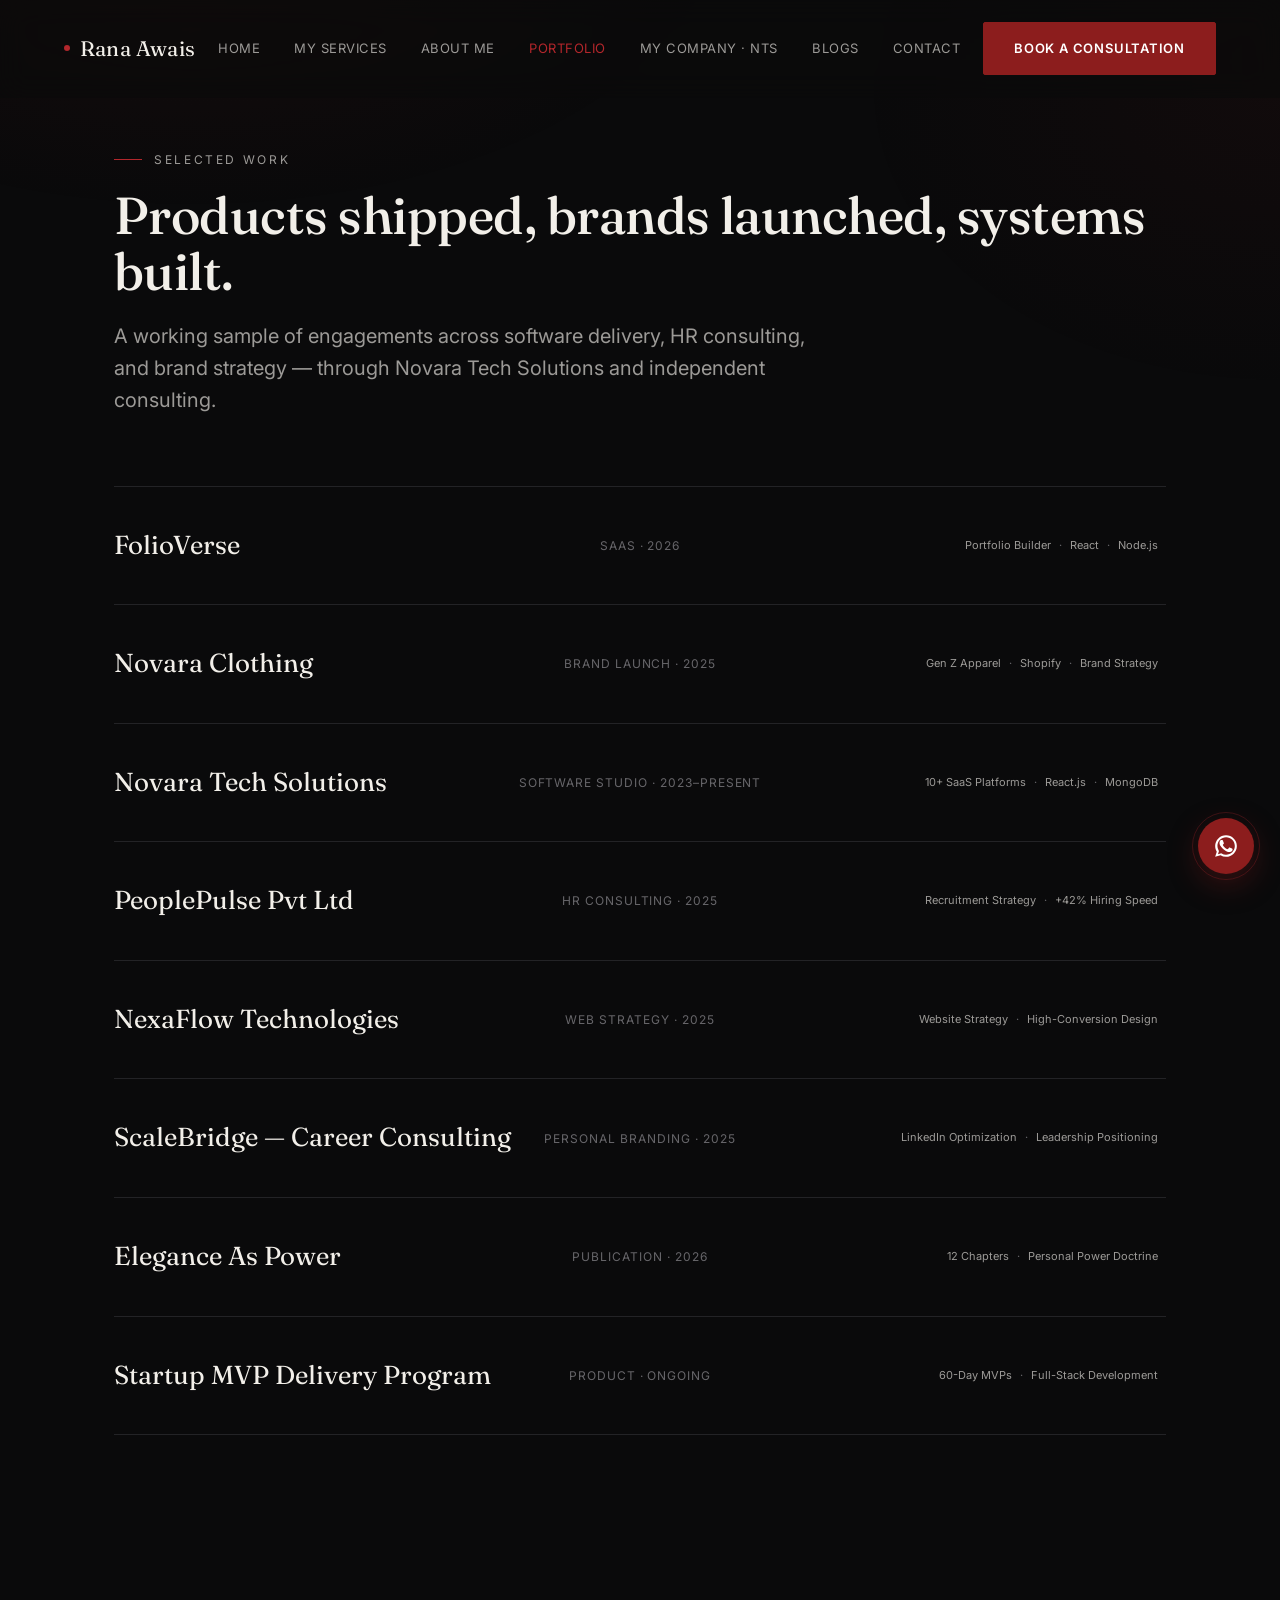
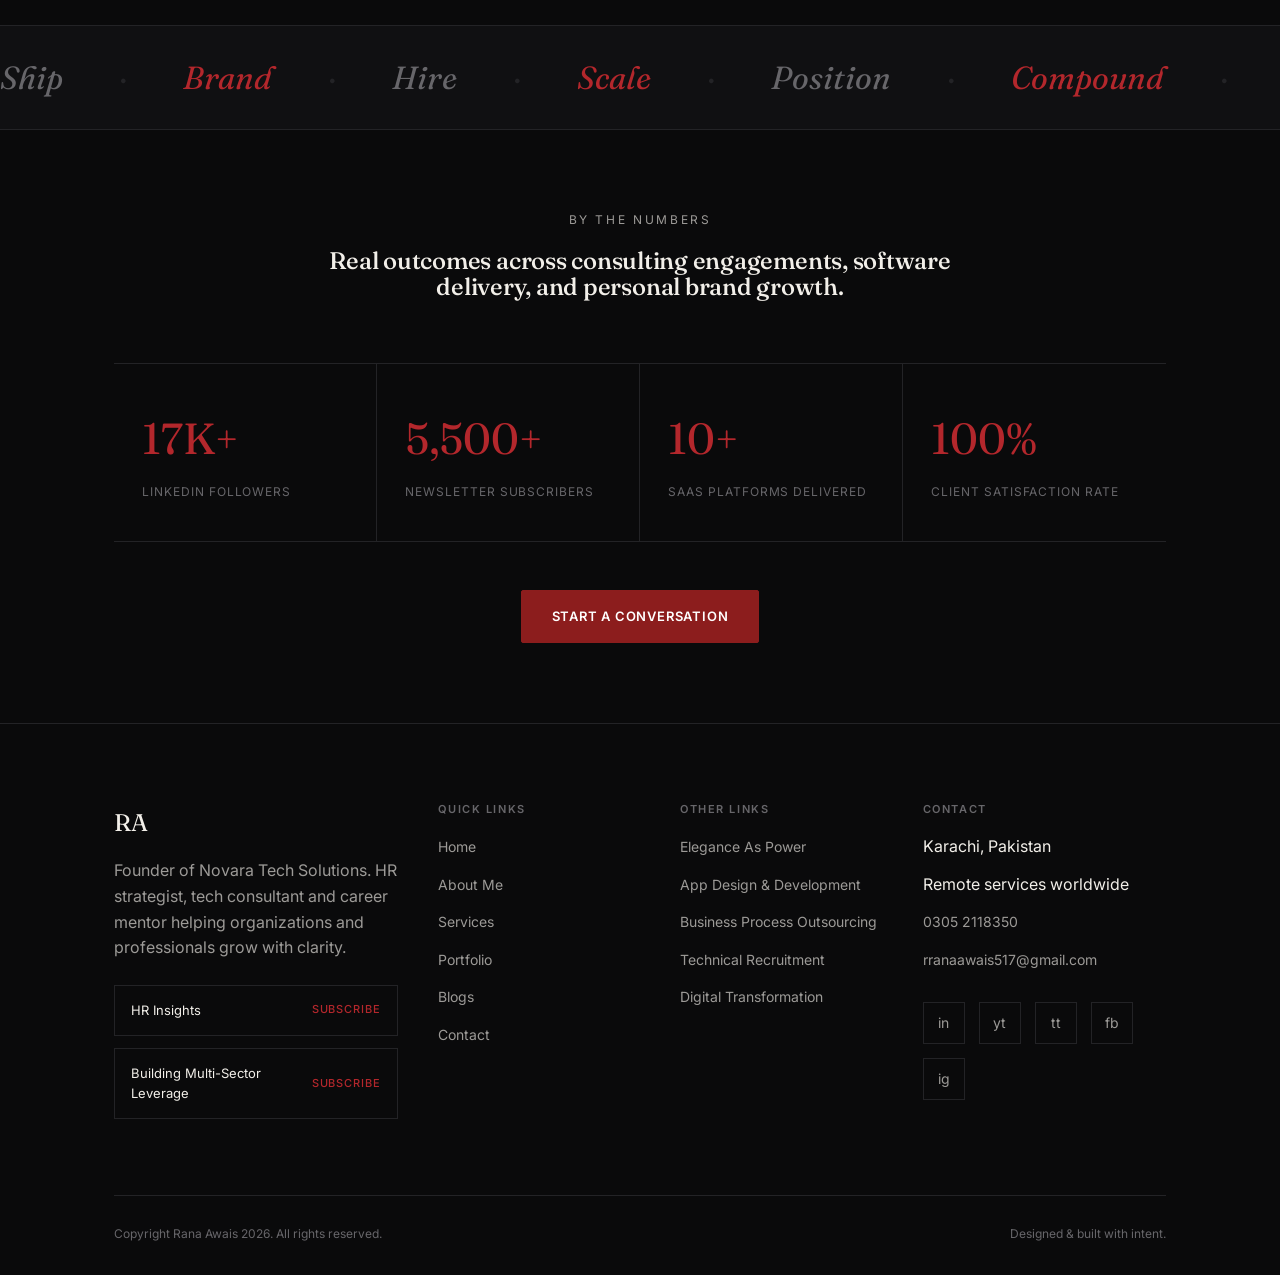
<file: portfolio.html>
<!DOCTYPE html>
<html lang="en">
<head>
<meta charset="UTF-8">
<meta name="viewport" content="width=device-width, initial-scale=1.0">
<title>Portfolio — Rana Awais</title>
<meta name="description" content="Selected SaaS platforms, brand launches, and consulting engagements delivered by Rana Awais and Novara Tech Solutions.">
<link rel="stylesheet" href="style.css">
</head>
<body>

<header class="nav">
  <a href="index.html" class="nav-mark"><span class="dot"></span>Rana Awais</a>
  <ul class="nav-links">
    <li><a href="index.html" data-page="index.html">Home</a></li>
    <li><a href="services.html" data-page="services.html">My Services</a></li>
    <li class="nav-item-hover">
      <a href="about.html" data-page="about.html" class="about-link">About Me</a>
      <div class="pub-flyout">
        <div class="pub-flyout-eyebrow">From the Author</div>
        <div class="pub-flyout-title">Elegance As Power</div>
        <a href="publication.html" class="pub-link">View the Book →</a>
      </div>
    </li>
    <li><a href="portfolio.html" data-page="portfolio.html" class="active">Portfolio</a></li>
    <li class="nav-item-hover">
      <a href="company-index.html" target="_blank" rel="noopener" class="company-link">My Company · NTS</a> <!-- TODO: swap to https://ranaawais.nts.online once the company site has its own subdomain -->
      <div class="pub-flyout" style="width:250px;">
        <div class="pub-flyout-eyebrow">Novara Tech Solutions</div>
        <div class="pub-flyout-title">Product engineering &amp; digital transformation</div>
        <a href="company-index.html" target="_blank" rel="noopener" class="pub-link">Visit NTS →</a>
      </div>
    </li>
    <li><a href="blog.html" data-page="blog.html">Blogs</a></li>
    <li><a href="contact.html" data-page="contact.html">Contact</a></li>
  </ul>
  <div class="nav-cta">
    <a href="contact.html" class="btn btn-primary">Book a Consultation</a>
    <button class="nav-toggle" aria-label="Toggle menu" aria-expanded="false">☰</button>
  </div>
</header>

<section style="padding-top:150px;padding-bottom:50px;">
  <div class="container">
    <div class="reveal">
      <div class="eyebrow">Selected Work</div>
      <h1 style="font-size:clamp(34px,4.6vw,52px);">Products shipped, brands launched, systems built.</h1>
      <p class="lede" style="margin-top:20px;">A working sample of engagements across software delivery, HR consulting, and brand strategy — through Novara Tech Solutions and independent consulting.</p>
    </div>
  </div>
</section>

<section style="padding-top:20px;">
  <div class="container">

    <div class="work-item reveal">
      <div class="w-name">FolioVerse</div>
      <div class="w-meta">SaaS · 2026</div>
      <div class="w-tags"><span>Portfolio Builder</span><span>React</span><span>Node.js</span></div>
    </div>

    <div class="work-item reveal">
      <div class="w-name">Novara Clothing</div>
      <div class="w-meta">Brand Launch · 2025</div>
      <div class="w-tags"><span>Gen Z Apparel</span><span>Shopify</span><span>Brand Strategy</span></div>
    </div>

    <div class="work-item reveal">
      <div class="w-name">Novara Tech Solutions</div>
      <div class="w-meta">Software Studio · 2023–Present</div>
      <div class="w-tags"><span>10+ SaaS Platforms</span><span>React.js</span><span>MongoDB</span></div>
    </div>

    <div class="work-item reveal">
      <div class="w-name">PeoplePulse Pvt Ltd</div>
      <div class="w-meta">HR Consulting · 2025</div>
      <div class="w-tags"><span>Recruitment Strategy</span><span>+42% Hiring Speed</span></div>
    </div>

    <div class="work-item reveal">
      <div class="w-name">NexaFlow Technologies</div>
      <div class="w-meta">Web Strategy · 2025</div>
      <div class="w-tags"><span>Website Strategy</span><span>High-Conversion Design</span></div>
    </div>

    <div class="work-item reveal">
      <div class="w-name">ScaleBridge — Career Consulting</div>
      <div class="w-meta">Personal Branding · 2025</div>
      <div class="w-tags"><span>LinkedIn Optimization</span><span>Leadership Positioning</span></div>
    </div>

    <div class="work-item reveal">
      <div class="w-name">Elegance As Power</div>
      <div class="w-meta">Publication · 2026</div>
      <div class="w-tags"><span>12 Chapters</span><span>Personal Power Doctrine</span></div>
    </div>

    <div class="work-item reveal">
      <div class="w-name">Startup MVP Delivery Program</div>
      <div class="w-meta">Product · Ongoing</div>
      <div class="w-tags"><span>60-Day MVPs</span><span>Full-Stack Development</span></div>
    </div>

  </div>
</section>

<div class="marquee-band" style="margin-top:70px;">
  <div class="marquee-track">
    <span>Ship <span class="sep">·</span> <em>Brand</em> <span class="sep">·</span> Hire <span class="sep">·</span> <em>Scale</em> <span class="sep">·</span> Position <span class="sep">·</span> <em>Compound</em> <span class="sep">·</span></span>
    <span aria-hidden="true">Ship <span class="sep">·</span> <em>Brand</em> <span class="sep">·</span> Hire <span class="sep">·</span> <em>Scale</em> <span class="sep">·</span> Position <span class="sep">·</span> <em>Compound</em> <span class="sep">·</span></span>
  </div>
</div>

<!-- ============ BY THE NUMBERS ============ -->
<section class="section-tight">
  <div class="container">
    <div class="section-head center reveal">
      <div class="eyebrow">By the Numbers</div>
      <h2>Real outcomes across consulting engagements, software delivery, and personal brand growth.</h2>
    </div>
    <div class="stat-strip">
      <div class="stat"><div class="num"><span class="accent">17K+</span></div><div class="label">LinkedIn Followers</div></div>
      <div class="stat"><div class="num"><span class="accent">5,500+</span></div><div class="label">Newsletter Subscribers</div></div>
      <div class="stat"><div class="num"><span class="accent">10+</span></div><div class="label">SaaS Platforms Delivered</div></div>
      <div class="stat"><div class="num"><span class="accent">100%</span></div><div class="label">Client Satisfaction Rate</div></div>
    </div>
    <div style="text-align:center;margin-top:48px;">
      <a href="contact.html" class="btn btn-primary">Start a Conversation</a>
    </div>
  </div>
</section>

<footer>
  <div class="container">
    <div class="footer-grid">
      <div>
        <div class="footer-mark">RA</div>
        <p style="max-width:34ch;">Founder of Novara Tech Solutions. HR strategist, tech consultant and career mentor helping organizations and professionals grow with clarity.</p>
        <div style="margin-top:24px;">
          <div class="newsletter-item"><span>HR Insights</span><a class="btn-ghost sub" href="https://www.linkedin.com/newsletters/hr-insights-7433899097394184192" target="_blank" rel="noopener">Subscribe</a></div>
          <div class="newsletter-item"><span>Building Multi-Sector Leverage</span><a class="btn-ghost sub" href="https://www.linkedin.com/newsletters/building-multi-sector-leverage-7428758513822187520" target="_blank" rel="noopener">Subscribe</a></div>
        </div>
      </div>
      <div class="footer-col">
        <h4>Quick Links</h4>
        <ul>
          <li><a href="index.html">Home</a></li>
          <li><a href="about.html">About Me</a></li>
          <li><a href="services.html">Services</a></li>
          <li><a href="portfolio.html">Portfolio</a></li>
          <li><a href="blog.html">Blogs</a></li>
          <li><a href="contact.html">Contact</a></li>
        </ul>
      </div>
      <div class="footer-col">
        <h4>Other Links</h4>
        <ul>
          <li><a href="publication.html">Elegance As Power</a></li>
          <li><a href="services.html">App Design &amp; Development</a></li>
          <li><a href="services.html">Business Process Outsourcing</a></li>
          <li><a href="services.html">Technical Recruitment</a></li>
          <li><a href="services.html">Digital Transformation</a></li>
        </ul>
      </div>
      <div class="footer-col">
        <h4>Contact</h4>
        <ul>
          <li>Karachi, Pakistan</li>
          <li>Remote services worldwide</li>
          <li><a href="tel:+923052118350">0305 2118350</a></li>
          <li><a href="mailto:rranaawais517@gmail.com">rranaawais517@gmail.com</a></li>
        </ul>
        <div class="social-row">
          <a href="https://www.linkedin.com/in/ranaw7" target="_blank" rel="noopener" aria-label="LinkedIn">in</a>
          <a href="https://www.youtube.com" target="_blank" rel="noopener" aria-label="YouTube">yt</a>
          <a href="https://www.tiktok.com" target="_blank" rel="noopener" aria-label="TikTok">tt</a>
          <a href="https://www.facebook.com/awaisrana002" target="_blank" rel="noopener" aria-label="Facebook">fb</a>
          <a href="https://www.instagram.com/_awais.ranaa/" target="_blank" rel="noopener" aria-label="Instagram">ig</a>
        </div>
      </div>
    </div>
    <div class="footer-bottom">
      <span>Copyright Rana Awais <span data-year></span>. All rights reserved.</span>
      <span>Designed &amp; built with intent.</span>
    </div>
  </div>
</footer>

<a class="wa-float" href="https://wa.me/923052118350" target="_blank" rel="noopener" aria-label="Chat on WhatsApp">
  <svg width="26" height="26" viewBox="0 0 24 24" fill="currentColor"><path d="M17.472 14.382c-.297-.149-1.758-.867-2.03-.967-.273-.099-.471-.148-.67.15-.197.297-.767.966-.94 1.164-.173.199-.347.223-.644.075-.297-.15-1.255-.463-2.39-1.475-.883-.788-1.48-1.761-1.653-2.059-.173-.297-.018-.458.13-.606.134-.133.298-.347.446-.52.149-.174.198-.298.298-.497.099-.198.05-.371-.025-.52-.075-.149-.669-1.612-.916-2.207-.242-.579-.487-.5-.669-.51-.173-.008-.371-.01-.57-.01-.198 0-.52.074-.792.372-.272.297-1.04 1.016-1.04 2.479 0 1.462 1.065 2.876 1.213 3.074.149.198 2.096 3.2 5.077 4.487.709.306 1.262.489 1.694.625.712.227 1.36.195 1.871.118.571-.085 1.758-.719 2.006-1.413.248-.694.248-1.289.173-1.413-.074-.124-.272-.198-.57-.347z"/><path d="M12.014 2C6.486 2 2 6.487 2 12.015c0 1.86.508 3.647 1.47 5.213L2 22l4.906-1.446a9.97 9.97 0 0 0 5.108 1.394h.004c5.528 0 10.013-4.487 10.013-10.015C22.03 6.487 17.542 2 12.014 2zm0 18.033a8.01 8.01 0 0 1-4.083-1.116l-.293-.174-3.03.892.907-2.951-.191-.303a7.994 7.994 0 0 1-1.234-4.366c0-4.423 3.6-8.023 8.028-8.023 4.428 0 8.024 3.6 8.024 8.023 0 4.424-3.6 8.018-8.128 8.018z"/></svg>
</a>

<script src="main.js"></script>
</body>
</html>
</file>
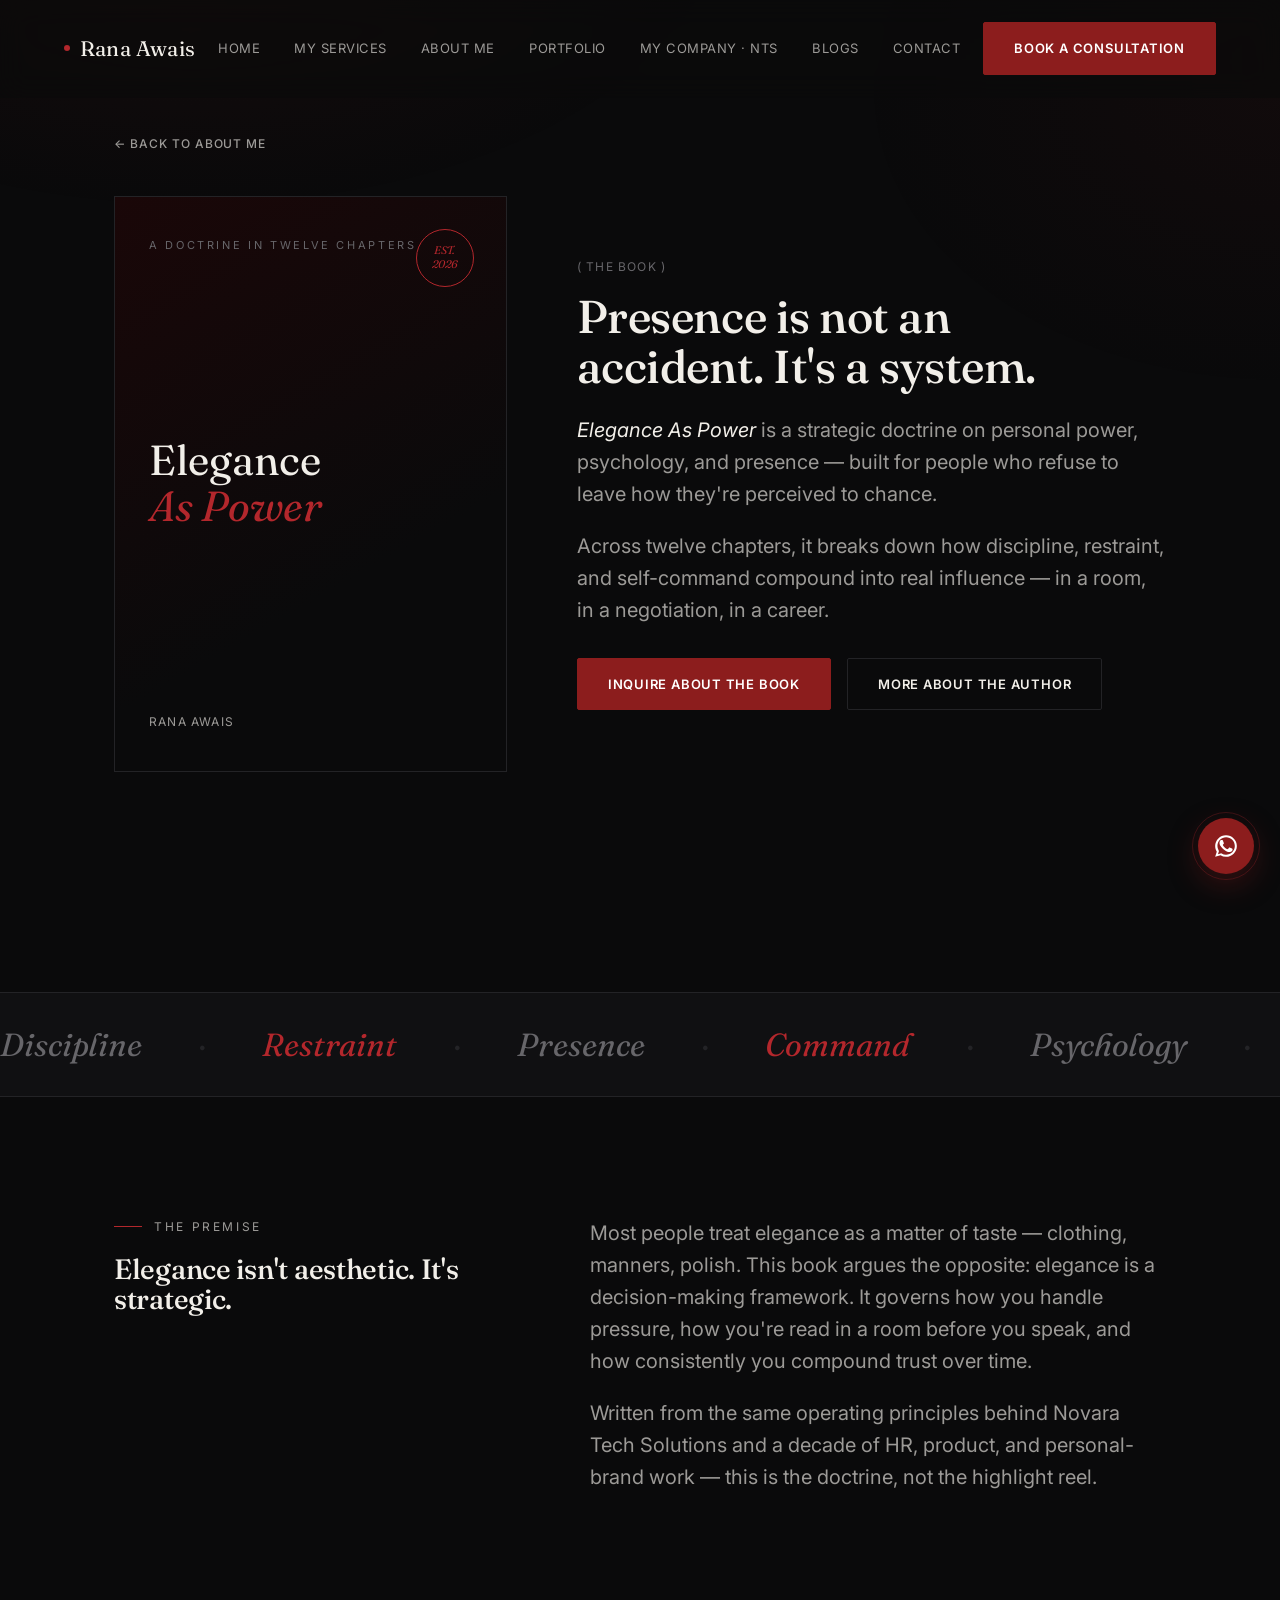
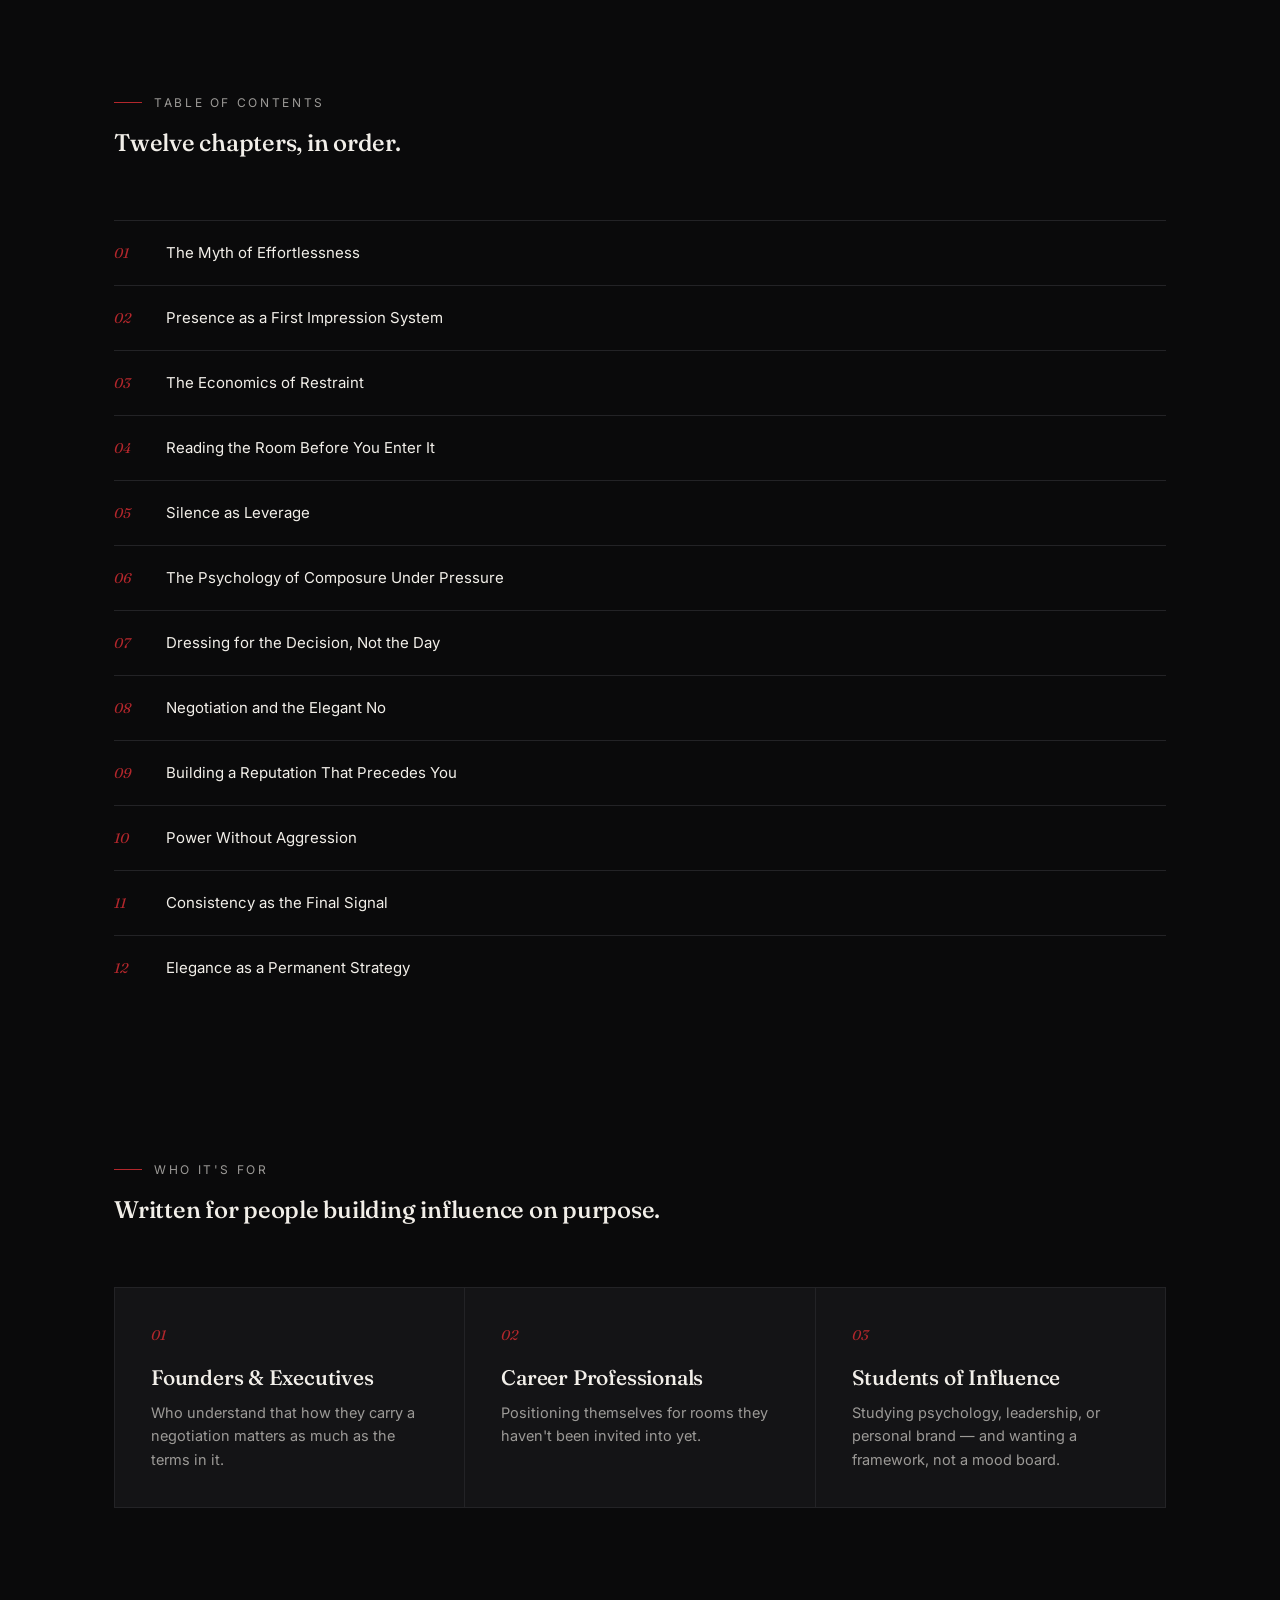
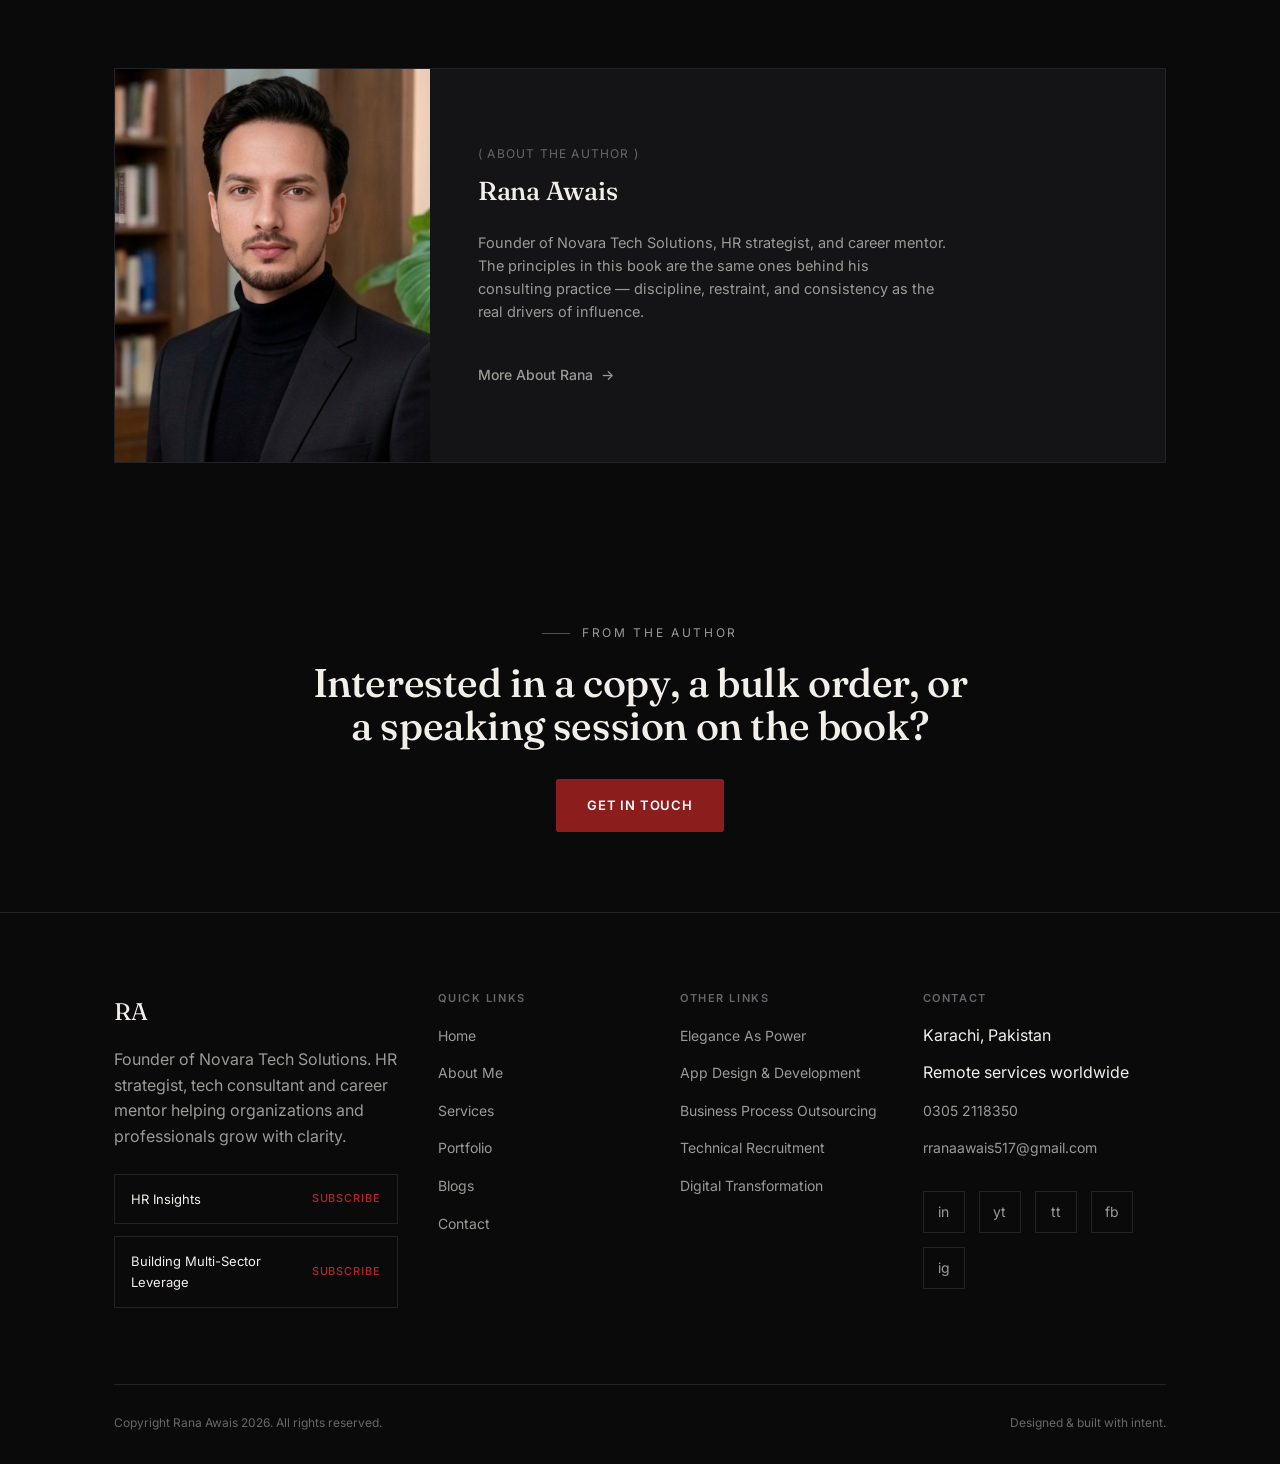
<file: publication.html>
<!DOCTYPE html>
<html lang="en">
<head>
<meta charset="UTF-8">
<meta name="viewport" content="width=device-width, initial-scale=1.0">
<title>Elegance As Power — A Book by Rana Awais</title>
<meta name="description" content="Elegance As Power: a 12-chapter doctrine on personal power, psychology, and presence by Rana Awais.">
<link rel="stylesheet" href="style.css">
</head>
<body>

<header class="nav">
  <a href="index.html" class="nav-mark"><span class="dot"></span>Rana Awais</a>
  <ul class="nav-links">
    <li><a href="index.html" data-page="index.html">Home</a></li>
    <li><a href="services.html" data-page="services.html">My Services</a></li>
    <li class="nav-item-hover">
      <a href="about.html" data-page="about.html" class="about-link">About Me</a>
      <div class="pub-flyout">
        <div class="pub-flyout-eyebrow">From the Author</div>
        <div class="pub-flyout-title">Elegance As Power</div>
        <a href="publication.html" class="pub-link">View the Book →</a>
      </div>
    </li>
    <li><a href="portfolio.html" data-page="portfolio.html">Portfolio</a></li>
    <li class="nav-item-hover">
      <a href="company-index.html" target="_blank" rel="noopener" class="company-link">My Company · NTS</a> <!-- TODO: swap to https://ranaawais.nts.online once the company site has its own subdomain -->
      <div class="pub-flyout" style="width:250px;">
        <div class="pub-flyout-eyebrow">Novara Tech Solutions</div>
        <div class="pub-flyout-title">Product engineering &amp; digital transformation</div>
        <a href="company-index.html" target="_blank" rel="noopener" class="pub-link">Visit NTS →</a>
      </div>
    </li>
    <li><a href="blog.html" data-page="blog.html">Blogs</a></li>
    <li><a href="contact.html" data-page="contact.html">Contact</a></li>
  </ul>
  <div class="nav-cta">
    <a href="contact.html" class="btn btn-primary">Book a Consultation</a>
    <button class="nav-toggle" aria-label="Toggle menu" aria-expanded="false">☰</button>
  </div>
</header>

<!-- ============ BREADCRUMB ============ -->
<div class="container" style="padding-top:130px;">
  <a href="about.html" class="btn-ghost reveal" style="padding:0;font-size:12px;letter-spacing:.08em;text-transform:uppercase;">← Back to About Me</a>
</div>

<!-- ============ BOOK HERO ============ -->
<section style="padding-top:40px;">
  <div class="container pub-hero">
    <div class="book-frame reveal">
      <div class="seal">EST.<br>2026</div>
      <div>
        <div class="book-eyebrow">A Doctrine In Twelve Chapters</div>
      </div>
      <div class="book-title">Elegance<em>As Power</em></div>
      <div class="book-author">Rana Awais</div>
    </div>
    <div class="reveal reveal-delay-1">
      <div class="paren-label">The Book</div>
      <h1 style="font-size:clamp(30px,4vw,46px);margin-top:16px;max-width:16ch;">Presence is not an accident. It's a system.</h1>
      <p class="lede" style="margin-top:22px;"><em style="color:var(--ink);font-style:italic;">Elegance As Power</em> is a strategic doctrine on personal power, psychology, and presence — built for people who refuse to leave how they're perceived to chance.</p>
      <p class="lede" style="margin-top:16px;">Across twelve chapters, it breaks down how discipline, restraint, and self-command compound into real influence — in a room, in a negotiation, in a career.</p>
      <div class="hero-actions" style="margin-top:32px;">
        <a href="contact.html" class="btn btn-primary">Inquire About the Book</a>
        <a href="about.html" class="btn btn-outline">More About the Author</a>
      </div>
    </div>
  </div>
</section>

<!-- ============ MARQUEE ============ -->
<div class="marquee-band" style="margin-top:100px;">
  <div class="marquee-track">
    <span>Discipline <span class="sep">·</span> <em>Restraint</em> <span class="sep">·</span> Presence <span class="sep">·</span> <em>Command</em> <span class="sep">·</span> Psychology <span class="sep">·</span> <em>Power</em> <span class="sep">·</span></span>
    <span aria-hidden="true">Discipline <span class="sep">·</span> <em>Restraint</em> <span class="sep">·</span> Presence <span class="sep">·</span> <em>Command</em> <span class="sep">·</span> Psychology <span class="sep">·</span> <em>Power</em> <span class="sep">·</span></span>
  </div>
</div>

<!-- ============ PREMISE ============ -->
<section>
  <div class="container">
    <div style="display:grid;grid-template-columns:1fr 1.4fr;gap:64px;">
      <div class="reveal">
        <div class="eyebrow">The Premise</div>
        <h2 style="font-size:28px;">Elegance isn't aesthetic. It's strategic.</h2>
      </div>
      <div class="reveal reveal-delay-1">
        <p class="lede">Most people treat elegance as a matter of taste — clothing, manners, polish. This book argues the opposite: elegance is a decision-making framework. It governs how you handle pressure, how you're read in a room before you speak, and how consistently you compound trust over time.</p>
        <p class="lede" style="margin-top:18px;">Written from the same operating principles behind Novara Tech Solutions and a decade of HR, product, and personal-brand work — this is the doctrine, not the highlight reel.</p>
      </div>
    </div>
  </div>
</section>

<!-- ============ CHAPTERS — real sequence ============ -->
<section class="section-tight">
  <div class="container">
    <div class="section-head reveal">
      <div class="eyebrow">Table of Contents</div>
      <h2>Twelve chapters, in order.</h2>
    </div>
    <div class="chapter-list reveal">
      <div class="chapter-item"><span>The Myth of Effortlessness</span></div>
      <div class="chapter-item"><span>Presence as a First Impression System</span></div>
      <div class="chapter-item"><span>The Economics of Restraint</span></div>
      <div class="chapter-item"><span>Reading the Room Before You Enter It</span></div>
      <div class="chapter-item"><span>Silence as Leverage</span></div>
      <div class="chapter-item"><span>The Psychology of Composure Under Pressure</span></div>
      <div class="chapter-item"><span>Dressing for the Decision, Not the Day</span></div>
      <div class="chapter-item"><span>Negotiation and the Elegant No</span></div>
      <div class="chapter-item"><span>Building a Reputation That Precedes You</span></div>
      <div class="chapter-item"><span>Power Without Aggression</span></div>
      <div class="chapter-item"><span>Consistency as the Final Signal</span></div>
      <div class="chapter-item" style="border-bottom:none;"><span>Elegance as a Permanent Strategy</span></div>
    </div>
  </div>
</section>

<!-- ============ WHO IT'S FOR ============ -->
<section class="section-tight">
  <div class="container">
    <div class="section-head reveal">
      <div class="eyebrow">Who It's For</div>
      <h2>Written for people building influence on purpose.</h2>
    </div>
    <div class="grid-3">
      <div class="card reveal">
        <span class="card-index">01</span>
        <h3>Founders &amp; Executives</h3>
        <p>Who understand that how they carry a negotiation matters as much as the terms in it.</p>
      </div>
      <div class="card reveal reveal-delay-1">
        <span class="card-index">02</span>
        <h3>Career Professionals</h3>
        <p>Positioning themselves for rooms they haven't been invited into yet.</p>
      </div>
      <div class="card reveal reveal-delay-2">
        <span class="card-index">03</span>
        <h3>Students of Influence</h3>
        <p>Studying psychology, leadership, or personal brand — and wanting a framework, not a mood board.</p>
      </div>
    </div>
  </div>
</section>

<!-- ============ ABOUT THE AUTHOR ============ -->
<section class="section-tight">
  <div class="container">
    <div class="card reveal" style="padding:0;overflow:hidden;">
      <div style="display:grid;grid-template-columns:.6fr 1.4fr;">
        <div style="aspect-ratio:4/5;position:relative;background:var(--bg-card-2);">
          <img src="rana-author.jpg" alt="Rana Awais, author of Elegance As Power" style="width:100%;height:100%;object-fit:cover;" onerror="this.parentElement.style.display='none'">
        </div>
        <div style="padding:48px;display:flex;flex-direction:column;justify-content:center;">
          <div class="paren-label">About the Author</div>
          <h3 style="font-size:26px;margin-top:14px;">Rana Awais</h3>
          <p style="margin-top:14px;max-width:52ch;">Founder of Novara Tech Solutions, HR strategist, and career mentor. The principles in this book are the same ones behind his consulting practice — discipline, restraint, and consistency as the real drivers of influence.</p>
          <div style="margin-top:24px;"><a href="about.html" class="btn-ghost" style="display:inline-flex;">More About Rana <span class="arrow">→</span></a></div>
        </div>
      </div>
    </div>
  </div>
</section>

<!-- ============ CTA ============ -->
<section class="section-tight">
  <div class="container" style="text-align:center;">
    <div class="reveal">
      <div class="eyebrow" style="justify-content:center;">From the Author</div>
      <h2 style="font-size:clamp(26px,3.6vw,40px);max-width:26ch;margin:0 auto 32px;">Interested in a copy, a bulk order, or a speaking session on the book?</h2>
      <a href="contact.html" class="btn btn-primary">Get in Touch</a>
    </div>
  </div>
</section>

<footer>
  <div class="container">
    <div class="footer-grid">
      <div>
        <div class="footer-mark">RA</div>
        <p style="max-width:34ch;">Founder of Novara Tech Solutions. HR strategist, tech consultant and career mentor helping organizations and professionals grow with clarity.</p>
        <div style="margin-top:24px;">
          <div class="newsletter-item"><span>HR Insights</span><a class="btn-ghost sub" href="https://www.linkedin.com/newsletters/hr-insights-7433899097394184192" target="_blank" rel="noopener">Subscribe</a></div>
          <div class="newsletter-item"><span>Building Multi-Sector Leverage</span><a class="btn-ghost sub" href="https://www.linkedin.com/newsletters/building-multi-sector-leverage-7428758513822187520" target="_blank" rel="noopener">Subscribe</a></div>
        </div>
      </div>
      <div class="footer-col">
        <h4>Quick Links</h4>
        <ul>
          <li><a href="index.html">Home</a></li>
          <li><a href="about.html">About Me</a></li>
          <li><a href="services.html">Services</a></li>
          <li><a href="portfolio.html">Portfolio</a></li>
          <li><a href="blog.html">Blogs</a></li>
          <li><a href="contact.html">Contact</a></li>
        </ul>
      </div>
      <div class="footer-col">
        <h4>Other Links</h4>
        <ul>
          <li><a href="publication.html">Elegance As Power</a></li>
          <li><a href="services.html">App Design &amp; Development</a></li>
          <li><a href="services.html">Business Process Outsourcing</a></li>
          <li><a href="services.html">Technical Recruitment</a></li>
          <li><a href="services.html">Digital Transformation</a></li>
        </ul>
      </div>
      <div class="footer-col">
        <h4>Contact</h4>
        <ul>
          <li>Karachi, Pakistan</li>
          <li>Remote services worldwide</li>
          <li><a href="tel:+923052118350">0305 2118350</a></li>
          <li><a href="mailto:rranaawais517@gmail.com">rranaawais517@gmail.com</a></li>
        </ul>
        <div class="social-row">
          <a href="https://www.linkedin.com/in/ranaw7" target="_blank" rel="noopener" aria-label="LinkedIn">in</a>
          <a href="https://www.youtube.com" target="_blank" rel="noopener" aria-label="YouTube">yt</a>
          <a href="https://www.tiktok.com" target="_blank" rel="noopener" aria-label="TikTok">tt</a>
          <a href="https://www.facebook.com/awaisrana002" target="_blank" rel="noopener" aria-label="Facebook">fb</a>
          <a href="https://www.instagram.com/_awais.ranaa/" target="_blank" rel="noopener" aria-label="Instagram">ig</a>
        </div>
      </div>
    </div>
    <div class="footer-bottom">
      <span>Copyright Rana Awais <span data-year></span>. All rights reserved.</span>
      <span>Designed &amp; built with intent.</span>
    </div>
  </div>
</footer>

<a class="wa-float" href="https://wa.me/923052118350" target="_blank" rel="noopener" aria-label="Chat on WhatsApp">
  <svg width="26" height="26" viewBox="0 0 24 24" fill="currentColor"><path d="M17.472 14.382c-.297-.149-1.758-.867-2.03-.967-.273-.099-.471-.148-.67.15-.197.297-.767.966-.94 1.164-.173.199-.347.223-.644.075-.297-.15-1.255-.463-2.39-1.475-.883-.788-1.48-1.761-1.653-2.059-.173-.297-.018-.458.13-.606.134-.133.298-.347.446-.52.149-.174.198-.298.298-.497.099-.198.05-.371-.025-.52-.075-.149-.669-1.612-.916-2.207-.242-.579-.487-.5-.669-.51-.173-.008-.371-.01-.57-.01-.198 0-.52.074-.792.372-.272.297-1.04 1.016-1.04 2.479 0 1.462 1.065 2.876 1.213 3.074.149.198 2.096 3.2 5.077 4.487.709.306 1.262.489 1.694.625.712.227 1.36.195 1.871.118.571-.085 1.758-.719 2.006-1.413.248-.694.248-1.289.173-1.413-.074-.124-.272-.198-.57-.347z"/><path d="M12.014 2C6.486 2 2 6.487 2 12.015c0 1.86.508 3.647 1.47 5.213L2 22l4.906-1.446a9.97 9.97 0 0 0 5.108 1.394h.004c5.528 0 10.013-4.487 10.013-10.015C22.03 6.487 17.542 2 12.014 2zm0 18.033a8.01 8.01 0 0 1-4.083-1.116l-.293-.174-3.03.892.907-2.951-.191-.303a7.994 7.994 0 0 1-1.234-4.366c0-4.423 3.6-8.023 8.028-8.023 4.428 0 8.024 3.6 8.024 8.023 0 4.424-3.6 8.018-8.128 8.018z"/></svg>
</a>

<script src="main.js"></script>
</body>
</html>
</file>
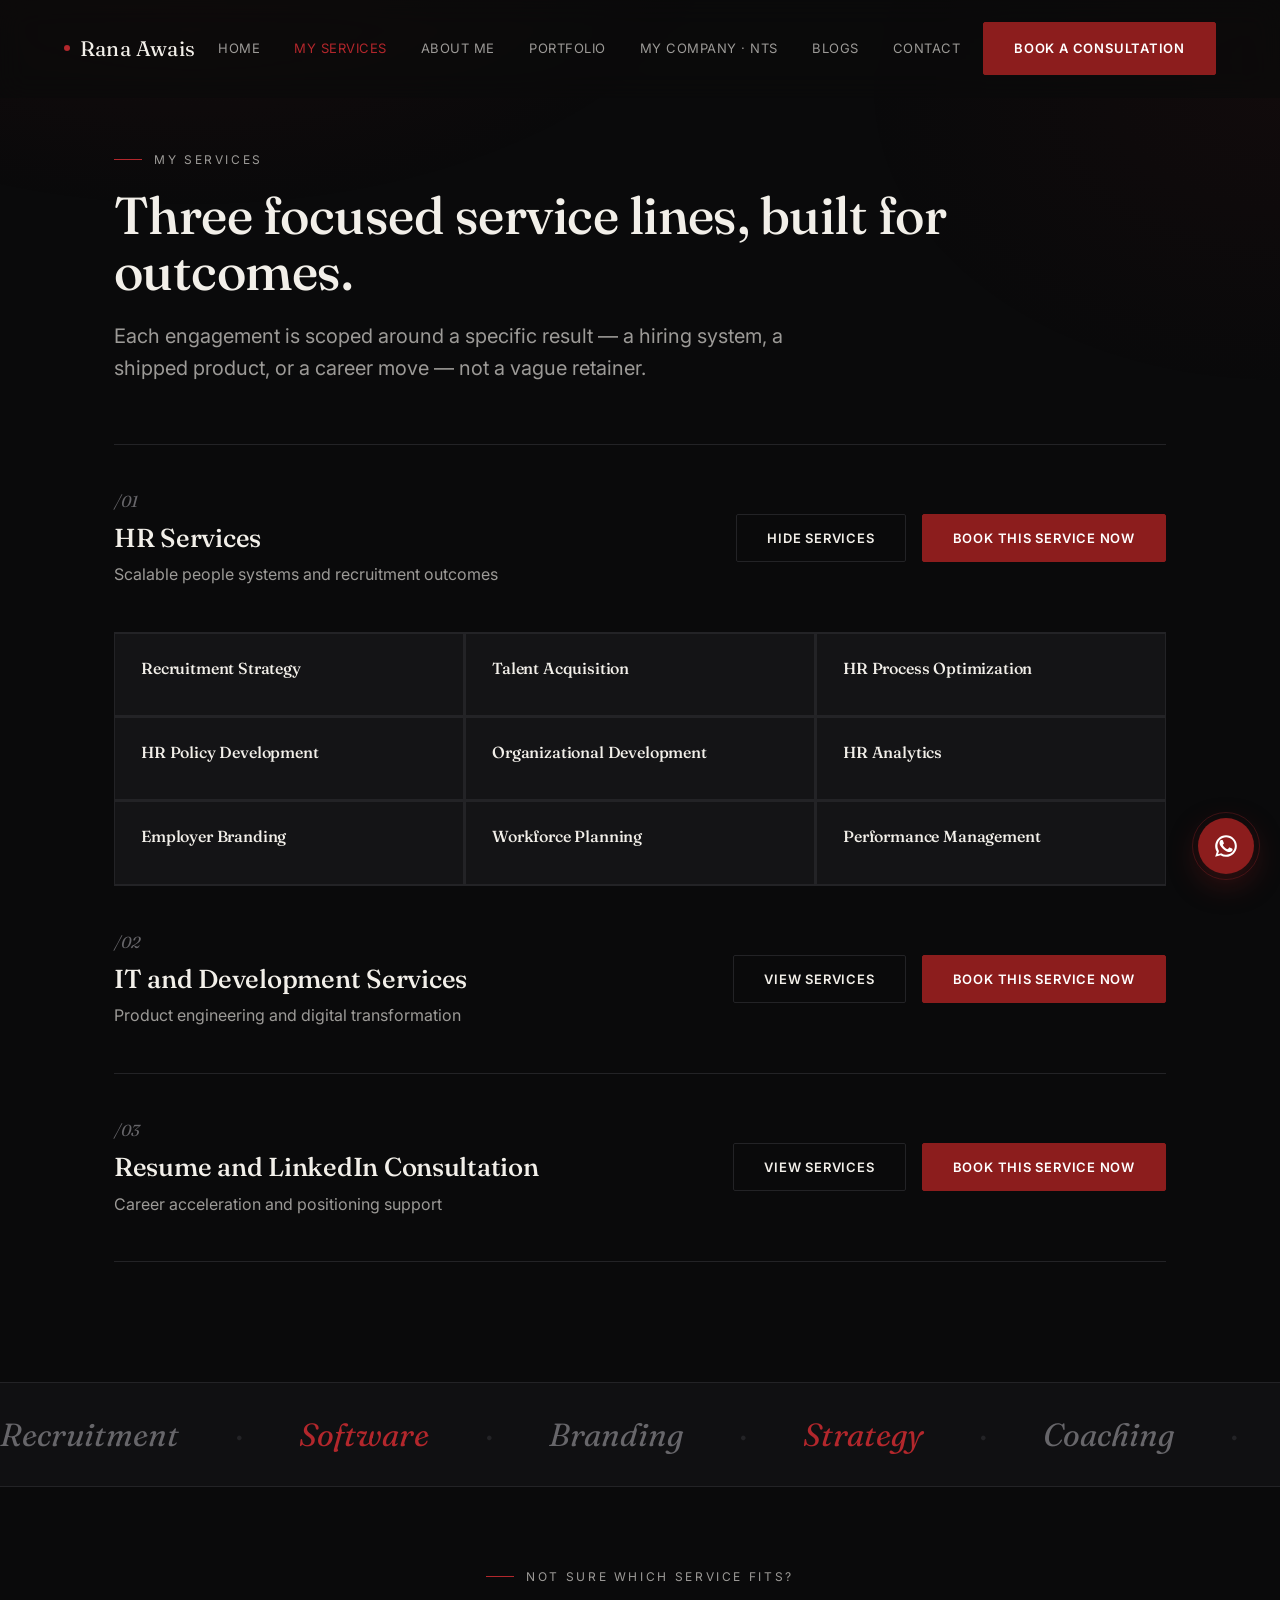
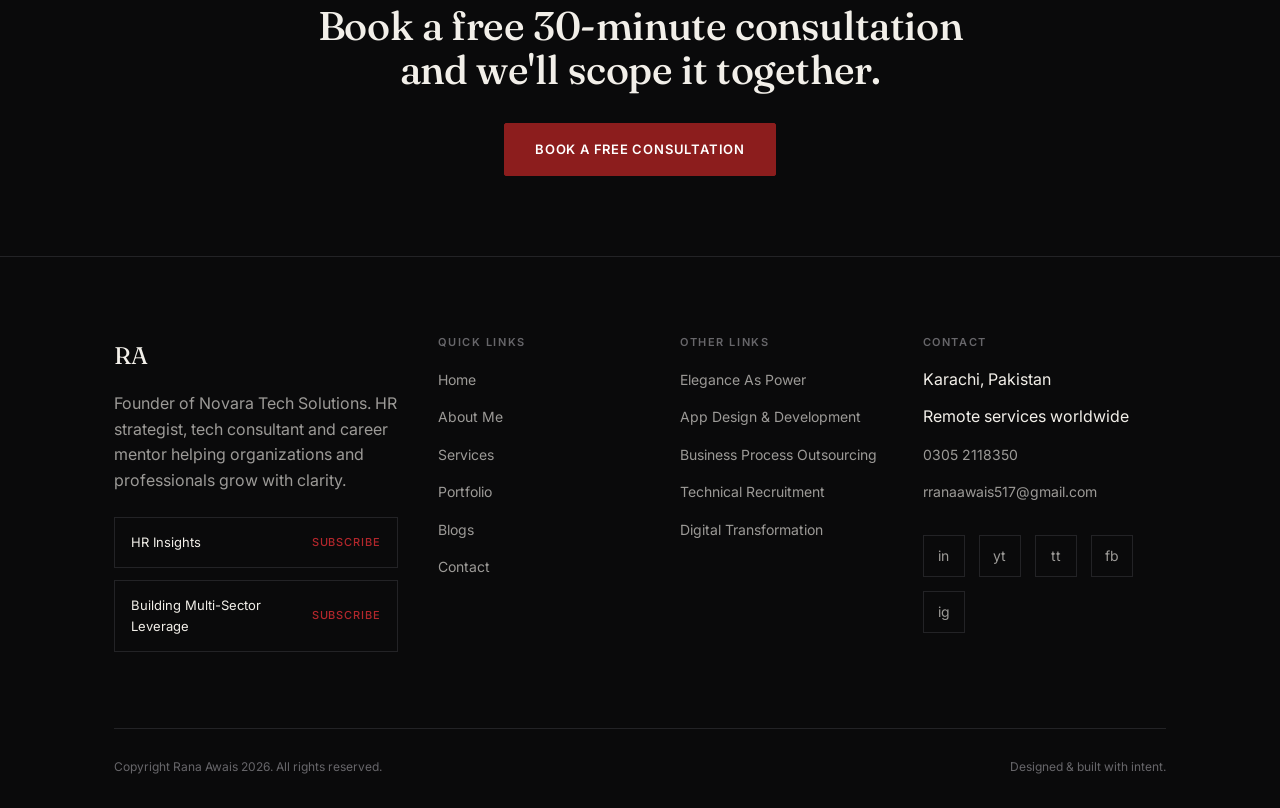
<file: services.html>
<!DOCTYPE html>
<html lang="en">
<head>
<meta charset="UTF-8">
<meta name="viewport" content="width=device-width, initial-scale=1.0">
<title>My Services — Rana Awais</title>
<meta name="description" content="HR services, IT and development services, and resume/LinkedIn consulting from Rana Awais.">
<link rel="stylesheet" href="style.css">
</head>
<body>

<header class="nav">
  <a href="index.html" class="nav-mark"><span class="dot"></span>Rana Awais</a>
  <ul class="nav-links">
    <li><a href="index.html" data-page="index.html">Home</a></li>
    <li><a href="services.html" data-page="services.html" class="active">My Services</a></li>
    <li class="nav-item-hover">
      <a href="about.html" data-page="about.html" class="about-link">About Me</a>
      <div class="pub-flyout">
        <div class="pub-flyout-eyebrow">From the Author</div>
        <div class="pub-flyout-title">Elegance As Power</div>
        <a href="publication.html" class="pub-link">View the Book →</a>
      </div>
    </li>
    <li><a href="portfolio.html" data-page="portfolio.html">Portfolio</a></li>
    <li class="nav-item-hover">
      <a href="company-index.html" target="_blank" rel="noopener" class="company-link">My Company · NTS</a> <!-- TODO: swap to https://ranaawais.nts.online once the company site has its own subdomain -->
      <div class="pub-flyout" style="width:250px;">
        <div class="pub-flyout-eyebrow">Novara Tech Solutions</div>
        <div class="pub-flyout-title">Product engineering &amp; digital transformation</div>
        <a href="company-index.html" target="_blank" rel="noopener" class="pub-link">Visit NTS →</a>
      </div>
    </li>
    <li><a href="blog.html" data-page="blog.html">Blogs</a></li>
    <li><a href="contact.html" data-page="contact.html">Contact</a></li>
  </ul>
  <div class="nav-cta">
    <a href="contact.html" class="btn btn-primary">Book a Consultation</a>
    <button class="nav-toggle" aria-label="Toggle menu" aria-expanded="false">☰</button>
  </div>
</header>

<section style="padding-top:150px;padding-bottom:60px;">
  <div class="container">
    <div class="reveal">
      <div class="eyebrow">My Services</div>
      <h1 style="font-size:clamp(34px,4.6vw,52px);">Three focused service lines, built for outcomes.</h1>
      <p class="lede" style="margin-top:20px;">Each engagement is scoped around a specific result — a hiring system, a shipped product, or a career move — not a vague retainer.</p>
    </div>
  </div>
</section>

<section style="padding-top:0;">
  <div class="container">

    <!-- HR SERVICES -->
    <div class="service-row reveal" id="hr" style="border-top:1px solid var(--line);grid-template-columns:1fr;">
      <div class="flex between center-y" style="flex-wrap:wrap;gap:16px;">
        <div>
          <div class="idx">/01</div>
          <h3 style="margin-top:10px;">HR Services</h3>
          <p>Scalable people systems and recruitment outcomes</p>
        </div>
        <div class="flex gap-16">
          <button class="btn btn-outline" data-toggle-services="hr-panel">Hide Services</button>
          <button class="btn btn-primary" data-open-book="hr">Book This Service Now</button>
        </div>
      </div>
    </div>
    <div id="hr-panel" style="display:grid;grid-template-columns:repeat(3,1fr);gap:1px;background:var(--line);border-bottom:1px solid var(--line);">
      <div class="card" style="padding:26px;"><h3 style="font-size:16px;">Recruitment Strategy</h3></div>
      <div class="card" style="padding:26px;"><h3 style="font-size:16px;">Talent Acquisition</h3></div>
      <div class="card" style="padding:26px;"><h3 style="font-size:16px;">HR Process Optimization</h3></div>
      <div class="card" style="padding:26px;"><h3 style="font-size:16px;">HR Policy Development</h3></div>
      <div class="card" style="padding:26px;"><h3 style="font-size:16px;">Organizational Development</h3></div>
      <div class="card" style="padding:26px;"><h3 style="font-size:16px;">HR Analytics</h3></div>
      <div class="card" style="padding:26px;"><h3 style="font-size:16px;">Employer Branding</h3></div>
      <div class="card" style="padding:26px;"><h3 style="font-size:16px;">Workforce Planning</h3></div>
      <div class="card" style="padding:26px;"><h3 style="font-size:16px;">Performance Management</h3></div>
    </div>

    <!-- IT SERVICES -->
    <div class="service-row reveal" id="it" style="grid-template-columns:1fr;">
      <div class="flex between center-y" style="flex-wrap:wrap;gap:16px;">
        <div>
          <div class="idx">/02</div>
          <h3 style="margin-top:10px;">IT and Development Services</h3>
          <p>Product engineering and digital transformation</p>
        </div>
        <div class="flex gap-16">
          <button class="btn btn-outline" data-toggle-services="it-panel">View Services</button>
          <button class="btn btn-primary" data-open-book="it">Book This Service Now</button>
        </div>
      </div>
    </div>
    <div id="it-panel" style="display:none;grid-template-columns:repeat(3,1fr);gap:1px;background:var(--line);border-bottom:1px solid var(--line);">
      <div class="card" style="padding:26px;"><h3 style="font-size:16px;">Website Development</h3></div>
      <div class="card" style="padding:26px;"><h3 style="font-size:16px;">Web App Development</h3></div>
      <div class="card" style="padding:26px;"><h3 style="font-size:16px;">UI/UX Design</h3></div>
      <div class="card" style="padding:26px;"><h3 style="font-size:16px;">SEO Optimization</h3></div>
      <div class="card" style="padding:26px;"><h3 style="font-size:16px;">AI Integration</h3></div>
      <div class="card" style="padding:26px;"><h3 style="font-size:16px;">CRM Systems</h3></div>
      <div class="card" style="padding:26px;"><h3 style="font-size:16px;">API Development</h3></div>
      <div class="card" style="padding:26px;"><h3 style="font-size:16px;">SaaS Platforms</h3></div>
      <div class="card" style="padding:26px;"><h3 style="font-size:16px;">Cloud Deployment</h3></div>
      <div class="card" style="padding:26px;"><h3 style="font-size:16px;">Maintenance</h3></div>
      <div class="card" style="padding:26px;"><h3 style="font-size:16px;">Security</h3></div>
      <div class="card" style="padding:26px;"><h3 style="font-size:16px;">Performance Optimization</h3></div>
      <div class="card" style="padding:26px;"><h3 style="font-size:16px;">Database Architecture</h3></div>
      <div class="card" style="padding:26px;"><h3 style="font-size:16px;">DevOps</h3></div>
      <div class="card" style="padding:26px;"><h3 style="font-size:16px;">Automation</h3></div>
      <div class="card" style="padding:26px;"><h3 style="font-size:16px;">Technical Consulting</h3></div>
      <div class="card" style="padding:26px;"><h3 style="font-size:16px;">Startup Tech Consulting</h3></div>
      <div class="card" style="padding:26px;"><h3 style="font-size:16px;">Digital Transformation</h3></div>
    </div>

    <!-- RESUME / LINKEDIN -->
    <div class="service-row reveal" id="resume" style="grid-template-columns:1fr;border-bottom:1px solid var(--line);">
      <div class="flex between center-y" style="flex-wrap:wrap;gap:16px;">
        <div>
          <div class="idx">/03</div>
          <h3 style="margin-top:10px;">Resume and LinkedIn Consultation</h3>
          <p>Career acceleration and positioning support</p>
        </div>
        <div class="flex gap-16">
          <button class="btn btn-outline" data-toggle-services="resume-panel">View Services</button>
          <button class="btn btn-primary" data-open-book="resume">Book This Service Now</button>
        </div>
      </div>
    </div>
    <div id="resume-panel" style="display:none;grid-template-columns:repeat(3,1fr);gap:1px;background:var(--line);border-bottom:1px solid var(--line);">
      <div class="card" style="padding:26px;"><h3 style="font-size:16px;">Resume Writing</h3></div>
      <div class="card" style="padding:26px;"><h3 style="font-size:16px;">Resume Optimization</h3></div>
      <div class="card" style="padding:26px;"><h3 style="font-size:16px;">ATS Resume Formatting</h3></div>
      <div class="card" style="padding:26px;"><h3 style="font-size:16px;">LinkedIn Profile Optimization</h3></div>
      <div class="card" style="padding:26px;"><h3 style="font-size:16px;">LinkedIn Personal Branding</h3></div>
      <div class="card" style="padding:26px;"><h3 style="font-size:16px;">Career Positioning</h3></div>
      <div class="card" style="padding:26px;"><h3 style="font-size:16px;">Job Application Strategy</h3></div>
      <div class="card" style="padding:26px;"><h3 style="font-size:16px;">Interview Preparation</h3></div>
      <div class="card" style="padding:26px;"><h3 style="font-size:16px;">Career Coaching</h3></div>
    </div>

  </div>
</section>

<div class="marquee-band">
  <div class="marquee-track">
    <span>Recruitment <span class="sep">·</span> <em>Software</em> <span class="sep">·</span> Branding <span class="sep">·</span> <em>Strategy</em> <span class="sep">·</span> Coaching <span class="sep">·</span> <em>Systems</em> <span class="sep">·</span></span>
    <span aria-hidden="true">Recruitment <span class="sep">·</span> <em>Software</em> <span class="sep">·</span> Branding <span class="sep">·</span> <em>Strategy</em> <span class="sep">·</span> Coaching <span class="sep">·</span> <em>Systems</em> <span class="sep">·</span></span>
  </div>
</div>

<section class="section-tight">
  <div class="container" style="text-align:center;">
    <div class="reveal">
      <div class="eyebrow" style="justify-content:center;">Not Sure Which Service Fits?</div>
      <h2 style="font-size:clamp(26px,3.6vw,40px);max-width:26ch;margin:0 auto 32px;">Book a free 30-minute consultation and we'll scope it together.</h2>
      <a href="contact.html" class="btn btn-primary">Book a Free Consultation</a>
    </div>
  </div>
</section>

<!-- ============ BOOKING MODAL ============ -->
<div id="book-modal" class="book-modal">
  <div class="book-modal-inner">
    <div class="flex between center-y" style="margin-bottom:8px;">
      <h3 style="font-size:22px;">Book a Service</h3>
      <button data-close-book class="btn-ghost" style="font-size:22px;padding:4px;">✕</button>
    </div>
    <p style="font-size:13.5px;margin-bottom:26px;">Select your required service and share your project proposal by WhatsApp or Email.</p>
    <form id="book-form">
      <div class="form-row">
        <div class="form-field">
          <label for="book-group">Service Group</label>
          <select id="book-group">
            <option value="hr">HR Services</option>
            <option value="it">IT and Development Services</option>
            <option value="resume">Resume and LinkedIn Consultation</option>
          </select>
        </div>
        <div class="form-field">
          <label for="book-service">Service</label>
          <select id="book-service"></select>
        </div>
      </div>
      <div class="form-row">
        <div class="form-field"><label for="book-name">Your Name (optional)</label><input type="text" id="book-name" placeholder="Full name"></div>
        <div class="form-field"><label for="book-email">Your Email (optional)</label><input type="email" id="book-email" placeholder="you@email.com"></div>
      </div>
      <div class="form-field"><label for="book-phone">Your Phone (optional)</label><input type="tel" id="book-phone" placeholder="+92 300 0000000"></div>
      <div class="form-field"><label for="book-summary">Subject (optional, will auto-generate if empty)</label><input type="text" id="book-summary" placeholder="Project subject"></div>
      <div class="form-field"><label for="book-details">Project Proposal Summary (optional)</label><textarea id="book-details" placeholder="Core project details only if you want to share"></textarea></div>
      <div class="form-actions">
        <button id="book-send-whatsapp" class="btn btn-primary">Send on WhatsApp</button>
        <button id="book-send-email" class="btn btn-outline">Send by Email</button>
      </div>
    </form>
  </div>
</div>

<footer>
  <div class="container">
    <div class="footer-grid">
      <div>
        <div class="footer-mark">RA</div>
        <p style="max-width:34ch;">Founder of Novara Tech Solutions. HR strategist, tech consultant and career mentor helping organizations and professionals grow with clarity.</p>
        <div style="margin-top:24px;">
          <div class="newsletter-item"><span>HR Insights</span><a class="btn-ghost sub" href="https://www.linkedin.com/newsletters/hr-insights-7433899097394184192" target="_blank" rel="noopener">Subscribe</a></div>
          <div class="newsletter-item"><span>Building Multi-Sector Leverage</span><a class="btn-ghost sub" href="https://www.linkedin.com/newsletters/building-multi-sector-leverage-7428758513822187520" target="_blank" rel="noopener">Subscribe</a></div>
        </div>
      </div>
      <div class="footer-col">
        <h4>Quick Links</h4>
        <ul>
          <li><a href="index.html">Home</a></li>
          <li><a href="about.html">About Me</a></li>
          <li><a href="services.html">Services</a></li>
          <li><a href="portfolio.html">Portfolio</a></li>
          <li><a href="blog.html">Blogs</a></li>
          <li><a href="contact.html">Contact</a></li>
        </ul>
      </div>
      <div class="footer-col">
        <h4>Other Links</h4>
        <ul>
          <li><a href="publication.html">Elegance As Power</a></li>
          <li><a href="services.html">App Design &amp; Development</a></li>
          <li><a href="services.html">Business Process Outsourcing</a></li>
          <li><a href="services.html">Technical Recruitment</a></li>
          <li><a href="services.html">Digital Transformation</a></li>
        </ul>
      </div>
      <div class="footer-col">
        <h4>Contact</h4>
        <ul>
          <li>Karachi, Pakistan</li>
          <li>Remote services worldwide</li>
          <li><a href="tel:+923052118350">0305 2118350</a></li>
          <li><a href="mailto:rranaawais517@gmail.com">rranaawais517@gmail.com</a></li>
        </ul>
        <div class="social-row">
          <a href="https://www.linkedin.com/in/ranaw7" target="_blank" rel="noopener" aria-label="LinkedIn">in</a>
          <a href="https://www.youtube.com" target="_blank" rel="noopener" aria-label="YouTube">yt</a>
          <a href="https://www.tiktok.com" target="_blank" rel="noopener" aria-label="TikTok">tt</a>
          <a href="https://www.facebook.com/awaisrana002" target="_blank" rel="noopener" aria-label="Facebook">fb</a>
          <a href="https://www.instagram.com/_awais.ranaa/" target="_blank" rel="noopener" aria-label="Instagram">ig</a>
        </div>
      </div>
    </div>
    <div class="footer-bottom">
      <span>Copyright Rana Awais <span data-year></span>. All rights reserved.</span>
      <span>Designed &amp; built with intent.</span>
    </div>
  </div>
</footer>

<a class="wa-float" href="https://wa.me/923052118350" target="_blank" rel="noopener" aria-label="Chat on WhatsApp">
  <svg width="26" height="26" viewBox="0 0 24 24" fill="currentColor"><path d="M17.472 14.382c-.297-.149-1.758-.867-2.03-.967-.273-.099-.471-.148-.67.15-.197.297-.767.966-.94 1.164-.173.199-.347.223-.644.075-.297-.15-1.255-.463-2.39-1.475-.883-.788-1.48-1.761-1.653-2.059-.173-.297-.018-.458.13-.606.134-.133.298-.347.446-.52.149-.174.198-.298.298-.497.099-.198.05-.371-.025-.52-.075-.149-.669-1.612-.916-2.207-.242-.579-.487-.5-.669-.51-.173-.008-.371-.01-.57-.01-.198 0-.52.074-.792.372-.272.297-1.04 1.016-1.04 2.479 0 1.462 1.065 2.876 1.213 3.074.149.198 2.096 3.2 5.077 4.487.709.306 1.262.489 1.694.625.712.227 1.36.195 1.871.118.571-.085 1.758-.719 2.006-1.413.248-.694.248-1.289.173-1.413-.074-.124-.272-.198-.57-.347z"/><path d="M12.014 2C6.486 2 2 6.487 2 12.015c0 1.86.508 3.647 1.47 5.213L2 22l4.906-1.446a9.97 9.97 0 0 0 5.108 1.394h.004c5.528 0 10.013-4.487 10.013-10.015C22.03 6.487 17.542 2 12.014 2zm0 18.033a8.01 8.01 0 0 1-4.083-1.116l-.293-.174-3.03.892.907-2.951-.191-.303a7.994 7.994 0 0 1-1.234-4.366c0-4.423 3.6-8.023 8.028-8.023 4.428 0 8.024 3.6 8.024 8.023 0 4.424-3.6 8.018-8.128 8.018z"/></svg>
</a>

<script src="main.js"></script>
</body>
</html>
</file>
<file: style.css>
/* =========================================================
   RANA AWAIS — PORTFOLIO
   Design tokens: ink black / bone white / oxblood red
   Type: Fraunces (display) + Inter (body/utility)
   ========================================================= */

@import url('https://fonts.googleapis.com/css2?family=Fraunces:ital,opsz,wght@0,9..144,300;0,9..144,400;0,9..144,500;0,9..144,600;1,9..144,400;1,9..144,500&family=Inter:wght@300;400;500;600;700&display=swap');

:root{
  /* palette */
  --bg:        #0a0a0b;
  --bg-soft:   #101012;
  --bg-card:   #141416;
  --bg-card-2: #17171a;
  --line:      #232326;
  --line-soft: #1a1a1c;
  --ink:       #f2efe9;
  --ink-dim:   #9c9a97;
  --ink-faint: #67666a;
  --red:       #8c1d1d;
  --red-bright:#b3272c;
  --red-deep:  #5c1414;
  --red-glow:  rgba(179,39,44,.28);

  /* type */
  --serif: 'Fraunces', Georgia, serif;
  --sans: 'Inter', -apple-system, BlinkMacSystemFont, 'Segoe UI', sans-serif;

  /* layout */
  --maxw: 1180px;
  --pad: clamp(24px, 5vw, 72px);
  --radius: 2px;
  --ease: cubic-bezier(.16,.84,.44,1);
}

*,*::before,*::after{ box-sizing:border-box; }
html{ scroll-behavior:smooth; }
@media (prefers-reduced-motion: reduce){
  html{ scroll-behavior:auto; }
  *,*::before,*::after{ animation-duration:.001ms !important; animation-iteration-count:1 !important; transition-duration:.001ms !important; scroll-behavior:auto !important; }
}

body{
  margin:0;
  background:var(--bg);
  color:var(--ink);
  font-family:var(--sans);
  font-weight:400;
  line-height:1.6;
  -webkit-font-smoothing:antialiased;
  overflow-x:hidden;
}

/* subtle grain / vignette so black doesn't feel flat */
body::before{
  content:"";
  position:fixed; inset:0;
  pointer-events:none;
  z-index:0;
  background:
    radial-gradient(ellipse 900px 500px at 15% -10%, rgba(140,29,29,.10), transparent 60%),
    radial-gradient(ellipse 700px 500px at 100% 10%, rgba(140,29,29,.06), transparent 60%);
}

img{ max-width:100%; display:block; }
a{ color:inherit; text-decoration:none; }
ul{ list-style:none; margin:0; padding:0; }
button{ font-family:inherit; cursor:pointer; }
input,textarea,select{ font-family:inherit; }

.container{
  max-width:var(--maxw);
  margin:0 auto;
  padding-left:var(--pad);
  padding-right:var(--pad);
  position:relative;
  z-index:1;
}

::selection{ background:var(--red); color:#fff; }

/* ---------- typography ---------- */
h1,h2,h3,h4{
  font-family:var(--serif);
  font-weight:500;
  line-height:1.08;
  letter-spacing:-.01em;
  margin:0;
  color:var(--ink);
}
.italic{ font-style:italic; font-weight:400; color:var(--red-bright); }

.eyebrow{
  display:flex; align-items:center; gap:12px;
  font-family:var(--sans);
  font-size:12px;
  letter-spacing:.22em;
  text-transform:uppercase;
  color:var(--ink-dim);
  margin-bottom:18px;
}
.eyebrow::before{
  content:"";
  width:28px; height:1px;
  background:var(--red-bright);
  display:inline-block;
}

p{ color:var(--ink-dim); margin:0 0 1em; }
p:last-child{ margin-bottom:0; }

.lede{
  font-size:clamp(17px,1.6vw,20px);
  color:var(--ink-dim);
  max-width:56ch;
}

/* ---------- buttons ---------- */
.btn{
  display:inline-flex; align-items:center; justify-content:center; gap:10px;
  padding:15px 30px;
  font-family:var(--sans);
  font-size:13px;
  font-weight:600;
  letter-spacing:.06em;
  text-transform:uppercase;
  border-radius:var(--radius);
  border:1px solid transparent;
  transition:transform .45s var(--ease), background .3s ease, color .3s ease, border-color .3s ease;
  white-space:nowrap;
}
.btn-primary{
  background:var(--red);
  color:#fff;
  border-color:var(--red);
}
.btn-primary:hover{ background:var(--red-bright); border-color:var(--red-bright); transform:translateY(-2px); }
.btn-outline{
  background:transparent;
  color:var(--ink);
  border-color:var(--line);
}
.btn-outline:hover{ border-color:var(--red-bright); color:var(--red-bright); transform:translateY(-2px); }
.btn-ghost{
  background:transparent; color:var(--ink-dim); border:none;
  text-transform:none; letter-spacing:0; font-weight:500; font-size:14px; gap:8px;
}
.btn-ghost:hover{ color:var(--red-bright); }
.btn-ghost .arrow{ transition:transform .3s var(--ease); }
.btn-ghost:hover .arrow{ transform:translateX(5px); }
.btn-block{ width:100%; }

/* ---------- nav ---------- */
.nav{
  position:fixed; top:0; left:0; right:0; z-index:100;
  padding:22px var(--pad);
  display:flex; align-items:center; justify-content:space-between;
  background:rgba(10,10,11,.7);
  backdrop-filter:blur(14px) saturate(140%);
  -webkit-backdrop-filter:blur(14px) saturate(140%);
  border-bottom:1px solid transparent;
  transition:border-color .4s ease, background .4s ease;
}
.nav.is-scrolled{ border-bottom-color:var(--line-soft); background:rgba(10,10,11,.92); }

.nav-mark{
  font-family:var(--serif);
  font-size:21px;
  letter-spacing:.01em;
  display:flex; align-items:center; gap:10px;
}
.nav-mark .dot{ width:6px; height:6px; border-radius:50%; background:var(--red-bright); }

.nav-links{ display:flex; align-items:center; gap:2px; }
.nav-links li{ position:relative; }
.nav-links a{
  display:block;
  padding:10px 16px;
  font-size:13px;
  letter-spacing:.04em;
  text-transform:uppercase;
  color:var(--ink-dim);
  transition:color .3s ease;
}
.nav-links a:hover, .nav-links a.active{ color:var(--ink); }
.nav-links a.active{ color:var(--red-bright); }

/* About -> Publication hover extension */
.nav-item-hover{ position:relative; }
.pub-flyout{
  position:absolute; top:calc(100% + 6px); left:50%;
  transform:translateX(-50%) translateY(-6px);
  width:238px;
  padding:16px;
  background:var(--bg-card);
  border:1px solid var(--line);
  opacity:0; visibility:hidden;
  transition:opacity .35s var(--ease), transform .35s var(--ease), visibility .35s;
  pointer-events:none;
}
.nav-item-hover:hover .pub-flyout,
.nav-item-hover:focus-within .pub-flyout{
  opacity:1; visibility:visible; transform:translateX(-50%) translateY(0);
  pointer-events:auto;
}
.pub-flyout-eyebrow{ font-size:10px; letter-spacing:.18em; text-transform:uppercase; color:var(--ink-faint); margin-bottom:6px; }
.pub-flyout-title{ font-family:var(--serif); font-style:italic; font-size:17px; color:var(--ink); margin-bottom:10px; line-height:1.25; }
.pub-flyout a.pub-link{
  display:inline-flex; align-items:center; gap:6px;
  font-size:12px; letter-spacing:.06em; text-transform:uppercase;
  color:var(--red-bright); font-weight:600;
}

.nav-cta{ display:flex; align-items:center; gap:22px; }
.nav-toggle{
  display:none;
  width:38px; height:38px;
  border:1px solid var(--line);
  background:transparent;
  align-items:center; justify-content:center;
  color:var(--ink);
}

@media (max-width: 900px){
  .nav-links{
    position:fixed; top:0; right:0; bottom:0;
    width:min(320px,80vw);
    background:var(--bg-soft);
    border-left:1px solid var(--line);
    flex-direction:column; align-items:flex-start;
    padding:100px 32px 32px;
    transform:translateX(100%);
    transition:transform .5s var(--ease);
    z-index:99;
    gap:4px;
  }
  .nav-links.is-open{ transform:translateX(0); }
  .nav-links a{ font-size:16px; padding:14px 0; width:100%; }
  .pub-flyout{ position:static; width:100%; transform:none; opacity:1; visibility:visible; pointer-events:auto; display:none; box-shadow:none; margin-top:4px; background:transparent; border:none; padding:0 0 0 14px; }
  .nav-item-hover.is-open .pub-flyout{ display:block; }
  .nav-cta .btn{ display:none; }
  .nav-toggle{ display:flex; }
}

/* ---------- hero ---------- */
.hero{
  min-height:100vh;
  display:flex; align-items:center;
  padding-top:120px; padding-bottom:80px;
  position:relative;
}
.hero-grid{
  display:grid;
  grid-template-columns:1.1fr .9fr;
  gap:64px;
  align-items:center;
}
.hero-kicker{
  font-size:13px; letter-spacing:.2em; text-transform:uppercase;
  color:var(--ink-dim); margin-bottom:26px;
  display:flex; align-items:center; gap:14px;
}
.hero-kicker::after{ content:""; flex:1; height:1px; background:var(--line); max-width:120px; }
.hero h1{
  font-size:clamp(44px, 6vw, 82px);
  margin-bottom:26px;
}
.hero .lede{ margin-bottom:36px; }
.hero-actions{ display:flex; gap:16px; flex-wrap:wrap; }

.hero-visual{
  position:relative;
  aspect-ratio:4/5;
  background:linear-gradient(160deg, #17070a 0%, #0a0a0b 55%);
  border:1px solid var(--line);
  overflow:hidden;
}
.hero-visual .frame-corner{
  position:absolute; width:22px; height:22px; border:1px solid var(--red-bright);
}
.frame-corner.tl{ top:16px; left:16px; border-right:none; border-bottom:none; }
.frame-corner.br{ bottom:16px; right:16px; border-left:none; border-top:none; }
.hero-visual .monogram{
  position:absolute; inset:0;
  display:flex; align-items:center; justify-content:center;
  font-family:var(--serif); font-style:italic; font-weight:400;
  font-size:clamp(90px,14vw,150px);
  color:rgba(242,239,233,.06);
  letter-spacing:-.02em;
}
.hero-visual img{ position:absolute; inset:0; width:100%; height:100%; object-fit:cover; }
.hero-visual .visual-caption{
  position:absolute; left:20px; bottom:20px; right:20px;
  display:flex; justify-content:space-between; align-items:flex-end;
  font-size:11px; letter-spacing:.1em; text-transform:uppercase; color:var(--ink-faint);
}

.scroll-cue{
  position:absolute; left:var(--pad); bottom:36px;
  display:flex; align-items:center; gap:10px;
  font-size:11px; letter-spacing:.18em; text-transform:uppercase; color:var(--ink-faint);
}
.scroll-cue .line{ width:1px; height:40px; background:linear-gradient(var(--red-bright), transparent); animation:scrollcue 2.2s var(--ease) infinite; }
@keyframes scrollcue{ 0%{ transform:scaleY(0); transform-origin:top;} 50%{ transform:scaleY(1); transform-origin:top;} 51%{transform-origin:bottom;} 100%{ transform:scaleY(0); transform-origin:bottom;} }

/* ---------- sections ---------- */
section{ position:relative; padding:120px 0; }
.section-tight{ padding:80px 0; }
.section-head{ max-width:640px; margin-bottom:64px; }
.section-head.center{ margin-left:auto; margin-right:auto; text-align:center; }
.section-head.center .eyebrow{ justify-content:center; }
.section-head.center .eyebrow::before{ display:none; }

.divider{ height:1px; background:var(--line); border:none; margin:0; }

.stat-strip{
  display:grid; grid-template-columns:repeat(4,1fr);
  border-top:1px solid var(--line); border-bottom:1px solid var(--line);
}
.stat{ padding:40px 28px; border-right:1px solid var(--line); }
.stat:last-child{ border-right:none; }
.stat .num{ font-family:var(--serif); font-size:clamp(30px,3.4vw,44px); color:var(--ink); }
.stat .num .accent{ color:var(--red-bright); }
.stat .label{ font-size:12px; letter-spacing:.08em; text-transform:uppercase; color:var(--ink-faint); margin-top:8px; }

/* ---------- cards ---------- */
.card{
  background:var(--bg-card);
  border:1px solid var(--line);
  padding:36px;
  transition:border-color .4s ease, transform .4s var(--ease), background .4s ease;
}
.card:hover{ border-color:var(--red-deep); transform:translateY(-4px); background:var(--bg-card-2); }
.card .card-index{ font-family:var(--serif); font-style:italic; color:var(--red-bright); font-size:14px; margin-bottom:20px; display:block; }
.card h3{ font-size:21px; margin-bottom:12px; }
.card p{ font-size:14.5px; }

.grid-3{ display:grid; grid-template-columns:repeat(3,1fr); gap:1px; background:var(--line); border:1px solid var(--line); }
.grid-3 .card{ border:none; }
.grid-2{ display:grid; grid-template-columns:repeat(2,1fr); gap:1px; background:var(--line); border:1px solid var(--line); }
.grid-2 .card{ border:none; }

/* ---------- service rows ---------- */
.service-row{
  border-bottom:1px solid var(--line);
  padding:44px 0;
  display:grid; grid-template-columns:80px 1.3fr 1.7fr; gap:32px; align-items:flex-start;
  transition:padding .4s ease;
}
.service-row:first-child{ border-top:1px solid var(--line); }
.service-row .idx{ font-family:var(--serif); font-style:italic; font-size:16px; color:var(--ink-faint); }
.service-row h3{ font-size:26px; margin-bottom:10px; }
.service-tags{ display:flex; flex-wrap:wrap; gap:10px; }
.service-tags span{
  font-size:11.5px; letter-spacing:.05em; text-transform:uppercase;
  color:var(--ink-dim); border:1px solid var(--line); padding:8px 13px;
  transition:border-color .3s ease, color .3s ease;
}
.service-row:hover .service-tags span{ border-color:var(--line); }
.service-tags span:hover{ border-color:var(--red-bright); color:var(--ink); }

/* ---------- portfolio ---------- */
.work-item{
  border-bottom:1px solid var(--line);
  padding:38px 0;
  display:grid; grid-template-columns:1fr auto 1fr; gap:24px; align-items:center;
  transition:background .3s ease;
}
.work-item:first-of-type{ border-top:1px solid var(--line); }
.work-item:hover{ background:var(--bg-soft); }
.work-item .w-name{ font-family:var(--serif); font-size:26px; }
.work-item .w-meta{ font-size:12px; letter-spacing:.08em; text-transform:uppercase; color:var(--ink-faint); text-align:center; }
.work-item .w-tags{ display:flex; gap:8px; justify-content:flex-end; flex-wrap:wrap; }
.work-item .w-tags span{ font-size:11px; color:var(--ink-dim); }
.work-item .w-tags span::after{ content:"·"; margin-left:8px; color:var(--ink-faint); }
.work-item .w-tags span:last-child::after{ content:""; }

/* ---------- testimonials ---------- */
.testi-card{
  background:var(--bg-card); border:1px solid var(--line); padding:36px;
}
.testi-quote{ font-family:var(--serif); font-size:19px; font-style:italic; color:var(--ink); line-height:1.5; margin-bottom:24px; }
.testi-person{ display:flex; align-items:center; gap:12px; }
.testi-avatar{ width:40px; height:40px; border-radius:50%; background:linear-gradient(135deg,var(--red-deep),var(--bg-card-2)); display:flex; align-items:center; justify-content:center; font-family:var(--serif); font-style:italic; font-size:15px; color:var(--ink); }
.testi-person .name{ font-size:14px; font-weight:600; color:var(--ink); }
.testi-person .role{ font-size:12px; color:var(--ink-faint); }

/* ---------- blog ---------- */
.blog-featured{
  border:1px solid var(--line);
  padding:56px;
  background:linear-gradient(135deg, rgba(140,29,29,.14), transparent 60%), var(--bg-card);
  margin-bottom:64px;
}
.blog-featured .tag{ color:var(--red-bright); }
.blog-featured h2{ font-size:clamp(26px,3.4vw,40px); margin:16px 0 18px; max-width:20ch; }
.filters{ display:flex; flex-wrap:wrap; gap:10px; margin-bottom:44px; }
.filter-pill{
  padding:9px 18px; border:1px solid var(--line); font-size:12px; letter-spacing:.05em; text-transform:uppercase; color:var(--ink-dim);
  transition:.3s ease;
}
.filter-pill.active, .filter-pill:hover{ border-color:var(--red-bright); color:var(--ink); }
.blog-search{
  flex:1; min-width:200px; background:transparent; border:1px solid var(--line); color:var(--ink);
  padding:12px 16px; font-size:13px;
}
.blog-search::placeholder{ color:var(--ink-faint); }
.blog-search:focus{ outline:none; border-color:var(--red-bright); }
.blog-grid{ display:grid; grid-template-columns:repeat(2,1fr); gap:1px; background:var(--line); border:1px solid var(--line); }
.blog-card{ background:var(--bg-card); padding:32px; transition:background .3s ease; }
.blog-card:hover{ background:var(--bg-card-2); }
.blog-card .cat{ font-size:11px; letter-spacing:.1em; text-transform:uppercase; color:var(--red-bright); margin-bottom:14px; display:block; }
.blog-card h3{ font-size:21px; margin-bottom:12px; }
.blog-card .meta{ font-size:12px; color:var(--ink-faint); margin-top:18px; }

/* ---------- publication page ---------- */
.pub-hero{
  display:grid; grid-template-columns:.8fr 1.2fr; gap:70px; align-items:center;
}
.book-frame{
  position:relative; aspect-ratio:3/4.4;
  background:
    linear-gradient(150deg, #1a0708, #0a0a0b 65%);
  border:1px solid var(--line);
  display:flex; flex-direction:column; justify-content:space-between;
  padding:40px 34px;
}
.book-frame .book-eyebrow{ font-size:11px; letter-spacing:.24em; text-transform:uppercase; color:var(--ink-faint); }
.book-frame .book-title{ font-family:var(--serif); font-size:clamp(30px,3.6vw,42px); line-height:1.1; }
.book-frame .book-title em{ display:block; color:var(--red-bright); font-style:italic; }
.book-frame .book-author{ font-size:12px; letter-spacing:.1em; text-transform:uppercase; color:var(--ink-dim); }
.seal{
  position:absolute; top:32px; right:32px;
  width:58px; height:58px; border-radius:50%;
  border:1px solid var(--red-bright);
  display:flex; align-items:center; justify-content:center;
  font-family:var(--serif); font-style:italic; font-size:11px; color:var(--red-bright);
  text-align:center; line-height:1.2;
}

.chapter-list{ counter-reset:chapter; }
.chapter-item{
  counter-increment:chapter;
  display:flex; align-items:baseline; gap:24px;
  padding:20px 0; border-bottom:1px solid var(--line);
}
.chapter-item:first-child{ border-top:1px solid var(--line); }
.chapter-item::before{
  content: counter(chapter, decimal-leading-zero);
  font-family:var(--serif); font-style:italic; color:var(--red-bright); font-size:14px; min-width:28px;
}
.chapter-item span{ color:var(--ink); font-size:15px; }

/* ---------- contact ---------- */
.contact-grid{ display:grid; grid-template-columns:.85fr 1.15fr; gap:64px; }
.contact-info-item{ padding:26px 0; border-bottom:1px solid var(--line); }
.contact-info-item:first-child{ padding-top:0; }
.contact-info-item .label{ font-size:11px; letter-spacing:.14em; text-transform:uppercase; color:var(--ink-faint); margin-bottom:8px; }
.contact-info-item a, .contact-info-item .value{ font-family:var(--serif); font-size:20px; color:var(--ink); }
.contact-info-item a:hover{ color:var(--red-bright); }

.social-row{ display:flex; gap:14px; margin-top:30px; flex-wrap:wrap; }
.social-row a{
  width:42px; height:42px; border:1px solid var(--line); display:flex; align-items:center; justify-content:center;
  transition:.3s ease; font-size:14px;
}
.social-row a:hover{ border-color:var(--red-bright); color:var(--red-bright); transform:translateY(-3px); }

.form-field{ margin-bottom:22px; }
.form-field label{ display:block; font-size:11px; letter-spacing:.1em; text-transform:uppercase; color:var(--ink-faint); margin-bottom:10px; }
.form-field input, .form-field textarea, .form-field select{
  width:100%; background:transparent; border:none; border-bottom:1px solid var(--line);
  color:var(--ink); padding:12px 2px; font-size:15px; transition:border-color .3s ease;
}
.form-field input:focus, .form-field textarea:focus, .form-field select:focus{ outline:none; border-color:var(--red-bright); }
.form-field textarea{ resize:vertical; min-height:120px; }
.form-row{ display:grid; grid-template-columns:1fr 1fr; gap:22px; }
.form-actions{ display:flex; gap:16px; margin-top:34px; flex-wrap:wrap; }
.form-note{ font-size:12px; color:var(--ink-faint); margin-top:16px; }

/* ---------- booking modal ---------- */
.book-modal{
  position:fixed; inset:0; z-index:200;
  display:flex; align-items:center; justify-content:center; padding:24px;
  background:rgba(0,0,0,.7);
  backdrop-filter:blur(6px);
  opacity:0; visibility:hidden; pointer-events:none;
  transition:opacity .35s var(--ease), visibility .35s;
}
.book-modal.is-open{ opacity:1; visibility:visible; pointer-events:auto; }
.book-modal-inner{
  background:var(--bg-card); border:1px solid var(--line);
  max-width:560px; width:100%; max-height:88vh; overflow-y:auto; padding:40px;
  transform:translateY(16px); transition:transform .35s var(--ease);
}
.book-modal.is-open .book-modal-inner{ transform:translateY(0); }

/* ---------- whatsapp float button ---------- */
.wa-float{
  position:fixed; right:26px; bottom:26px; z-index:90;
  width:56px; height:56px; border-radius:50%;
  background:var(--red);
  display:flex; align-items:center; justify-content:center;
  color:#fff; font-size:22px;
  box-shadow:0 10px 30px rgba(140,29,29,.35);
  transition:transform .35s var(--ease), background .3s ease;
}
.wa-float:hover{ background:var(--red-bright); transform:scale(1.08); }
.wa-float::before{
  content:""; position:absolute; inset:-6px; border-radius:50%;
  border:1px solid var(--red-glow); animation:pulse 2.4s ease-out infinite;
}
@keyframes pulse{ 0%{ transform:scale(.9); opacity:.8;} 100%{ transform:scale(1.5); opacity:0; } }

/* ---------- footer ---------- */
footer{ border-top:1px solid var(--line); padding:80px 0 32px; }
.footer-grid{ display:grid; grid-template-columns:1.4fr 1fr 1fr 1.2fr; gap:40px; margin-bottom:64px; }
.footer-mark{ font-family:var(--serif); font-size:24px; margin-bottom:16px; }
.footer-col h4{ font-size:11px; letter-spacing:.14em; text-transform:uppercase; color:var(--ink-faint); font-family:var(--sans); font-weight:600; margin-bottom:18px; }
.footer-col li{ margin-bottom:12px; }
.footer-col a{ font-size:14px; color:var(--ink-dim); transition:color .3s ease; }
.footer-col a:hover{ color:var(--red-bright); }
.newsletter-item{ border:1px solid var(--line); padding:14px 16px; display:flex; justify-content:space-between; align-items:center; margin-bottom:12px; font-size:13px; }
.newsletter-item .sub{ font-size:11px; letter-spacing:.08em; text-transform:uppercase; color:var(--red-bright); }
.footer-bottom{ display:flex; justify-content:space-between; align-items:center; padding-top:28px; border-top:1px solid var(--line); font-size:12px; color:var(--ink-faint); flex-wrap:wrap; gap:12px; }

/* ---------- reveal on scroll ---------- */
.reveal{ opacity:0; transform:translateY(28px); transition:opacity .9s var(--ease), transform .9s var(--ease); }
.reveal.is-visible{ opacity:1; transform:translateY(0); }
.reveal-delay-1.is-visible{ transition-delay:.08s; }
.reveal-delay-2.is-visible{ transition-delay:.16s; }
.reveal-delay-3.is-visible{ transition-delay:.24s; }

/* ---------- marquee band (signature moment — use once per page, max) ---------- */
.marquee-band{
  border-top:1px solid var(--line); border-bottom:1px solid var(--line);
  padding:26px 0; overflow:hidden; white-space:nowrap;
  background:var(--bg-soft);
}
.marquee-track{ display:inline-flex; gap:56px; animation:marquee 26s linear infinite; }
.marquee-track span{
  font-family:var(--serif); font-style:italic; font-size:clamp(20px,2.6vw,32px);
  color:var(--ink-faint); display:inline-flex; align-items:center; gap:56px;
}
.marquee-track span em{ color:var(--red-bright); font-style:italic; }
.marquee-track .sep{ color:var(--line); font-style:normal; }
@keyframes marquee{ from{ transform:translateX(0);} to{ transform:translateX(-50%);} }

/* ---------- parenthetical label (secondary eyebrow variant) ---------- */
.paren-label{
  font-family:var(--sans); font-size:12px; letter-spacing:.1em; text-transform:uppercase;
  color:var(--ink-faint);
}
.paren-label::before{ content:"( "; }
.paren-label::after{ content:" )"; }

/* ---------- process / timeline (real sequences only) ---------- */
.process-list{ border-top:1px solid var(--line); }
.process-step{
  display:grid; grid-template-columns:90px 1fr; gap:28px;
  padding:38px 0; border-bottom:1px solid var(--line);
}
.process-step .p-idx{ font-family:var(--serif); font-style:italic; font-size:20px; color:var(--red-bright); }
.process-step h3{ font-size:22px; margin-bottom:10px; }
@media (max-width:700px){ .process-step{ grid-template-columns:1fr; gap:10px; } }

/* ---------- inline company link (Novara Tech / Novara Clothing → LinkedIn) ---------- */
.co-link{
  color:inherit;
  border-bottom:1px solid var(--line);
  transition:color .3s ease, border-color .3s ease;
}
.co-link:hover{ color:var(--red-bright); border-color:var(--red-bright); }

/* ---------- utilities ---------- */
.mt-0{ margin-top:0; }
.mb-0{ margin-bottom:0; }
.flex{ display:flex; }
.between{ justify-content:space-between; }
.center-y{ align-items:center; }
.gap-16{ gap:16px; }

/* ---------- responsive ---------- */
@media (max-width: 980px){
  .hero-grid{ grid-template-columns:1fr; }
  .hero-visual{ max-width:420px; }
  .stat-strip{ grid-template-columns:repeat(2,1fr); }
  .stat:nth-child(2){ border-right:none; }
  .stat:nth-child(3){ border-top:1px solid var(--line); }
  .stat:nth-child(4){ border-top:1px solid var(--line); }
  .grid-3, .grid-2, .blog-grid{ grid-template-columns:1fr; }
  .service-row{ grid-template-columns:1fr; gap:14px; }
  .work-item{ grid-template-columns:1fr; gap:10px; text-align:left; }
  .work-item .w-meta{ text-align:left; }
  .work-item .w-tags{ justify-content:flex-start; }
  .pub-hero{ grid-template-columns:1fr; }
  .book-frame{ max-width:340px; }
  .contact-grid{ grid-template-columns:1fr; }
  .form-row{ grid-template-columns:1fr; }
  .footer-grid{ grid-template-columns:1fr 1fr; }
}
@media (max-width: 560px){
  .footer-grid{ grid-template-columns:1fr; }
  .footer-bottom{ flex-direction:column; align-items:flex-start; }
  section{ padding:80px 0; }
}
</file>
<file: company-style.css>
/* =========================================================
   RANA AWAIS — PORTFOLIO
   Design tokens: ink black / bone white / oxblood red
   Type: Fraunces (display) + Inter (body/utility)
   ========================================================= */

@import url('https://fonts.googleapis.com/css2?family=Fraunces:ital,opsz,wght@0,9..144,300;0,9..144,400;0,9..144,500;0,9..144,600;1,9..144,400;1,9..144,500&family=Inter:wght@300;400;500;600;700&display=swap');

:root{
  /* palette */
  --bg:        #0a0a0b;
  --bg-soft:   #101012;
  --bg-card:   #141416;
  --bg-card-2: #17171a;
  --line:      #232326;
  --line-soft: #1a1a1c;
  --ink:       #f2efe9;
  --ink-dim:   #9c9a97;
  --ink-faint: #67666a;
  --red:       #8c1d1d;
  --red-bright:#b3272c;
  --red-deep:  #5c1414;
  --red-glow:  rgba(179,39,44,.28);

  /* type */
  --serif: 'Fraunces', Georgia, serif;
  --sans: 'Inter', -apple-system, BlinkMacSystemFont, 'Segoe UI', sans-serif;

  /* layout */
  --maxw: 1180px;
  --pad: clamp(24px, 5vw, 72px);
  --radius: 2px;
  --ease: cubic-bezier(.16,.84,.44,1);
}

*,*::before,*::after{ box-sizing:border-box; }
html{ scroll-behavior:smooth; }
@media (prefers-reduced-motion: reduce){
  html{ scroll-behavior:auto; }
  *,*::before,*::after{ animation-duration:.001ms !important; animation-iteration-count:1 !important; transition-duration:.001ms !important; scroll-behavior:auto !important; }
}

body{
  margin:0;
  background:var(--bg);
  color:var(--ink);
  font-family:var(--sans);
  font-weight:400;
  line-height:1.6;
  -webkit-font-smoothing:antialiased;
  overflow-x:hidden;
}

/* subtle grain / vignette so black doesn't feel flat */
body::before{
  content:"";
  position:fixed; inset:0;
  pointer-events:none;
  z-index:0;
  background:
    radial-gradient(ellipse 900px 500px at 15% -10%, rgba(140,29,29,.10), transparent 60%),
    radial-gradient(ellipse 700px 500px at 100% 10%, rgba(140,29,29,.06), transparent 60%);
}

img{ max-width:100%; display:block; }
a{ color:inherit; text-decoration:none; }
ul{ list-style:none; margin:0; padding:0; }
button{ font-family:inherit; cursor:pointer; }
input,textarea,select{ font-family:inherit; }

.container{
  max-width:var(--maxw);
  margin:0 auto;
  padding-left:var(--pad);
  padding-right:var(--pad);
  position:relative;
  z-index:1;
}

::selection{ background:var(--red); color:#fff; }

/* ---------- typography ---------- */
h1,h2,h3,h4{
  font-family:var(--serif);
  font-weight:500;
  line-height:1.08;
  letter-spacing:-.01em;
  margin:0;
  color:var(--ink);
}
.italic{ font-style:italic; font-weight:400; color:var(--red-bright); }

.eyebrow{
  display:flex; align-items:center; gap:12px;
  font-family:var(--sans);
  font-size:12px;
  letter-spacing:.22em;
  text-transform:uppercase;
  color:var(--ink-dim);
  margin-bottom:18px;
}
.eyebrow::before{
  content:"";
  width:28px; height:1px;
  background:var(--red-bright);
  display:inline-block;
}

p{ color:var(--ink-dim); margin:0 0 1em; }
p:last-child{ margin-bottom:0; }

.lede{
  font-size:clamp(17px,1.6vw,20px);
  color:var(--ink-dim);
  max-width:56ch;
}

/* ---------- buttons ---------- */
.btn{
  display:inline-flex; align-items:center; justify-content:center; gap:10px;
  padding:15px 30px;
  font-family:var(--sans);
  font-size:13px;
  font-weight:600;
  letter-spacing:.06em;
  text-transform:uppercase;
  border-radius:var(--radius);
  border:1px solid transparent;
  transition:transform .45s var(--ease), background .3s ease, color .3s ease, border-color .3s ease;
  white-space:nowrap;
}
.btn-primary{
  background:var(--red);
  color:#fff;
  border-color:var(--red);
}
.btn-primary:hover{ background:var(--red-bright); border-color:var(--red-bright); transform:translateY(-2px); }
.btn-outline{
  background:transparent;
  color:var(--ink);
  border-color:var(--line);
}
.btn-outline:hover{ border-color:var(--red-bright); color:var(--red-bright); transform:translateY(-2px); }
.btn-ghost{
  background:transparent; color:var(--ink-dim); border:none;
  text-transform:none; letter-spacing:0; font-weight:500; font-size:14px; gap:8px;
}
.btn-ghost:hover{ color:var(--red-bright); }
.btn-ghost .arrow{ transition:transform .3s var(--ease); }
.btn-ghost:hover .arrow{ transform:translateX(5px); }
.btn-block{ width:100%; }

/* ---------- nav ---------- */
.nav{
  position:fixed; top:0; left:0; right:0; z-index:100;
  padding:22px var(--pad);
  display:flex; align-items:center; justify-content:space-between;
  background:rgba(10,10,11,.7);
  backdrop-filter:blur(14px) saturate(140%);
  -webkit-backdrop-filter:blur(14px) saturate(140%);
  border-bottom:1px solid transparent;
  transition:border-color .4s ease, background .4s ease;
}
.nav.is-scrolled{ border-bottom-color:var(--line-soft); background:rgba(10,10,11,.92); }

.nav-mark{
  font-family:var(--serif);
  font-size:21px;
  letter-spacing:.01em;
  display:flex; align-items:center; gap:10px;
}
.nav-mark .dot{ width:6px; height:6px; border-radius:50%; background:var(--red-bright); }

.nav-links{ display:flex; align-items:center; gap:2px; }
.nav-links li{ position:relative; }
.nav-links a{
  display:block;
  padding:10px 16px;
  font-size:13px;
  letter-spacing:.04em;
  text-transform:uppercase;
  color:var(--ink-dim);
  transition:color .3s ease;
}
.nav-links a:hover, .nav-links a.active{ color:var(--ink); }
.nav-links a.active{ color:var(--red-bright); }

/* About -> Publication hover extension */
.nav-item-hover{ position:relative; }
.pub-flyout{
  position:absolute; top:calc(100% + 6px); left:50%;
  transform:translateX(-50%) translateY(-6px);
  width:238px;
  padding:16px;
  background:var(--bg-card);
  border:1px solid var(--line);
  opacity:0; visibility:hidden;
  transition:opacity .35s var(--ease), transform .35s var(--ease), visibility .35s;
  pointer-events:none;
}
.nav-item-hover:hover .pub-flyout,
.nav-item-hover:focus-within .pub-flyout{
  opacity:1; visibility:visible; transform:translateX(-50%) translateY(0);
  pointer-events:auto;
}
.pub-flyout-eyebrow{ font-size:10px; letter-spacing:.18em; text-transform:uppercase; color:var(--ink-faint); margin-bottom:6px; }
.pub-flyout-title{ font-family:var(--serif); font-style:italic; font-size:17px; color:var(--ink); margin-bottom:10px; line-height:1.25; }
.pub-flyout a.pub-link{
  display:inline-flex; align-items:center; gap:6px;
  font-size:12px; letter-spacing:.06em; text-transform:uppercase;
  color:var(--red-bright); font-weight:600;
}

.nav-cta{ display:flex; align-items:center; gap:22px; }
.nav-toggle{
  display:none;
  width:38px; height:38px;
  border:1px solid var(--line);
  background:transparent;
  align-items:center; justify-content:center;
  color:var(--ink);
}

@media (max-width: 900px){
  .nav-links{
    position:fixed; top:0; right:0; bottom:0;
    width:min(320px,80vw);
    background:var(--bg-soft);
    border-left:1px solid var(--line);
    flex-direction:column; align-items:flex-start;
    padding:100px 32px 32px;
    transform:translateX(100%);
    transition:transform .5s var(--ease);
    z-index:99;
    gap:4px;
  }
  .nav-links.is-open{ transform:translateX(0); }
  .nav-links a{ font-size:16px; padding:14px 0; width:100%; }
  .pub-flyout{ position:static; width:100%; transform:none; opacity:1; visibility:visible; pointer-events:auto; display:none; box-shadow:none; margin-top:4px; background:transparent; border:none; padding:0 0 0 14px; }
  .nav-item-hover.is-open .pub-flyout{ display:block; }
  .nav-cta .btn{ display:none; }
  .nav-toggle{ display:flex; }
}

/* ---------- hero ---------- */
.hero{
  min-height:100vh;
  display:flex; align-items:center;
  padding-top:120px; padding-bottom:80px;
  position:relative;
}
.hero-grid{
  display:grid;
  grid-template-columns:1.1fr .9fr;
  gap:64px;
  align-items:center;
}
.hero-kicker{
  font-size:13px; letter-spacing:.2em; text-transform:uppercase;
  color:var(--ink-dim); margin-bottom:26px;
  display:flex; align-items:center; gap:14px;
}
.hero-kicker::after{ content:""; flex:1; height:1px; background:var(--line); max-width:120px; }
.hero h1{
  font-size:clamp(44px, 6vw, 82px);
  margin-bottom:26px;
}
.hero .lede{ margin-bottom:36px; }
.hero-actions{ display:flex; gap:16px; flex-wrap:wrap; }

.hero-visual{
  position:relative;
  aspect-ratio:4/5;
  background:linear-gradient(160deg, #17070a 0%, #0a0a0b 55%);
  border:1px solid var(--line);
  overflow:hidden;
}
.hero-visual .frame-corner{
  position:absolute; width:22px; height:22px; border:1px solid var(--red-bright);
}
.frame-corner.tl{ top:16px; left:16px; border-right:none; border-bottom:none; }
.frame-corner.br{ bottom:16px; right:16px; border-left:none; border-top:none; }
.hero-visual .monogram{
  position:absolute; inset:0;
  display:flex; align-items:center; justify-content:center;
  font-family:var(--serif); font-style:italic; font-weight:400;
  font-size:clamp(90px,14vw,150px);
  color:rgba(242,239,233,.06);
  letter-spacing:-.02em;
}
.hero-visual img{ position:absolute; inset:0; width:100%; height:100%; object-fit:cover; }
.hero-visual .visual-caption{
  position:absolute; left:20px; bottom:20px; right:20px;
  display:flex; justify-content:space-between; align-items:flex-end;
  font-size:11px; letter-spacing:.1em; text-transform:uppercase; color:var(--ink-faint);
}

.scroll-cue{
  position:absolute; left:var(--pad); bottom:36px;
  display:flex; align-items:center; gap:10px;
  font-size:11px; letter-spacing:.18em; text-transform:uppercase; color:var(--ink-faint);
}
.scroll-cue .line{ width:1px; height:40px; background:linear-gradient(var(--red-bright), transparent); animation:scrollcue 2.2s var(--ease) infinite; }
@keyframes scrollcue{ 0%{ transform:scaleY(0); transform-origin:top;} 50%{ transform:scaleY(1); transform-origin:top;} 51%{transform-origin:bottom;} 100%{ transform:scaleY(0); transform-origin:bottom;} }

/* ---------- sections ---------- */
section{ position:relative; padding:120px 0; }
.section-tight{ padding:80px 0; }
.section-head{ max-width:640px; margin-bottom:64px; }
.section-head.center{ margin-left:auto; margin-right:auto; text-align:center; }
.section-head.center .eyebrow{ justify-content:center; }
.section-head.center .eyebrow::before{ display:none; }

.divider{ height:1px; background:var(--line); border:none; margin:0; }

.stat-strip{
  display:grid; grid-template-columns:repeat(4,1fr);
  border-top:1px solid var(--line); border-bottom:1px solid var(--line);
}
.stat{ padding:40px 28px; border-right:1px solid var(--line); }
.stat:last-child{ border-right:none; }
.stat .num{ font-family:var(--serif); font-size:clamp(30px,3.4vw,44px); color:var(--ink); }
.stat .num .accent{ color:var(--red-bright); }
.stat .label{ font-size:12px; letter-spacing:.08em; text-transform:uppercase; color:var(--ink-faint); margin-top:8px; }

/* ---------- cards ---------- */
.card{
  background:var(--bg-card);
  border:1px solid var(--line);
  padding:36px;
  transition:border-color .4s ease, transform .4s var(--ease), background .4s ease;
}
.card:hover{ border-color:var(--red-deep); transform:translateY(-4px); background:var(--bg-card-2); }
.card .card-index{ font-family:var(--serif); font-style:italic; color:var(--red-bright); font-size:14px; margin-bottom:20px; display:block; }
.card h3{ font-size:21px; margin-bottom:12px; }
.card p{ font-size:14.5px; }

.grid-3{ display:grid; grid-template-columns:repeat(3,1fr); gap:1px; background:var(--line); border:1px solid var(--line); }
.grid-3 .card{ border:none; }
.grid-2{ display:grid; grid-template-columns:repeat(2,1fr); gap:1px; background:var(--line); border:1px solid var(--line); }
.grid-2 .card{ border:none; }

/* ---------- service rows ---------- */
.service-row{
  border-bottom:1px solid var(--line);
  padding:44px 0;
  display:grid; grid-template-columns:80px 1.3fr 1.7fr; gap:32px; align-items:flex-start;
  transition:padding .4s ease;
}
.service-row:first-child{ border-top:1px solid var(--line); }
.service-row .idx{ font-family:var(--serif); font-style:italic; font-size:16px; color:var(--ink-faint); }
.service-row h3{ font-size:26px; margin-bottom:10px; }
.service-tags{ display:flex; flex-wrap:wrap; gap:10px; }
.service-tags span{
  font-size:11.5px; letter-spacing:.05em; text-transform:uppercase;
  color:var(--ink-dim); border:1px solid var(--line); padding:8px 13px;
  transition:border-color .3s ease, color .3s ease;
}
.service-row:hover .service-tags span{ border-color:var(--line); }
.service-tags span:hover{ border-color:var(--red-bright); color:var(--ink); }

/* ---------- portfolio ---------- */
.work-item{
  border-bottom:1px solid var(--line);
  padding:38px 0;
  display:grid; grid-template-columns:1fr auto 1fr; gap:24px; align-items:center;
  transition:background .3s ease;
}
.work-item:first-of-type{ border-top:1px solid var(--line); }
.work-item:hover{ background:var(--bg-soft); }
.work-item .w-name{ font-family:var(--serif); font-size:26px; }
.work-item .w-meta{ font-size:12px; letter-spacing:.08em; text-transform:uppercase; color:var(--ink-faint); text-align:center; }
.work-item .w-tags{ display:flex; gap:8px; justify-content:flex-end; flex-wrap:wrap; }
.work-item .w-tags span{ font-size:11px; color:var(--ink-dim); }
.work-item .w-tags span::after{ content:"·"; margin-left:8px; color:var(--ink-faint); }
.work-item .w-tags span:last-child::after{ content:""; }

/* ---------- testimonials ---------- */
.testi-card{
  background:var(--bg-card); border:1px solid var(--line); padding:36px;
}
.testi-quote{ font-family:var(--serif); font-size:19px; font-style:italic; color:var(--ink); line-height:1.5; margin-bottom:24px; }
.testi-person{ display:flex; align-items:center; gap:12px; }
.testi-avatar{ width:40px; height:40px; border-radius:50%; background:linear-gradient(135deg,var(--red-deep),var(--bg-card-2)); display:flex; align-items:center; justify-content:center; font-family:var(--serif); font-style:italic; font-size:15px; color:var(--ink); }
.testi-person .name{ font-size:14px; font-weight:600; color:var(--ink); }
.testi-person .role{ font-size:12px; color:var(--ink-faint); }

/* ---------- blog ---------- */
.blog-featured{
  border:1px solid var(--line);
  padding:56px;
  background:linear-gradient(135deg, rgba(140,29,29,.14), transparent 60%), var(--bg-card);
  margin-bottom:64px;
}
.blog-featured .tag{ color:var(--red-bright); }
.blog-featured h2{ font-size:clamp(26px,3.4vw,40px); margin:16px 0 18px; max-width:20ch; }
.filters{ display:flex; flex-wrap:wrap; gap:10px; margin-bottom:44px; }
.filter-pill{
  padding:9px 18px; border:1px solid var(--line); font-size:12px; letter-spacing:.05em; text-transform:uppercase; color:var(--ink-dim);
  transition:.3s ease;
}
.filter-pill.active, .filter-pill:hover{ border-color:var(--red-bright); color:var(--ink); }
.blog-search{
  flex:1; min-width:200px; background:transparent; border:1px solid var(--line); color:var(--ink);
  padding:12px 16px; font-size:13px;
}
.blog-search::placeholder{ color:var(--ink-faint); }
.blog-search:focus{ outline:none; border-color:var(--red-bright); }
.blog-grid{ display:grid; grid-template-columns:repeat(2,1fr); gap:1px; background:var(--line); border:1px solid var(--line); }
.blog-card{ background:var(--bg-card); padding:32px; transition:background .3s ease; }
.blog-card:hover{ background:var(--bg-card-2); }
.blog-card .cat{ font-size:11px; letter-spacing:.1em; text-transform:uppercase; color:var(--red-bright); margin-bottom:14px; display:block; }
.blog-card h3{ font-size:21px; margin-bottom:12px; }
.blog-card .meta{ font-size:12px; color:var(--ink-faint); margin-top:18px; }

/* ---------- publication page ---------- */
.pub-hero{
  display:grid; grid-template-columns:.8fr 1.2fr; gap:70px; align-items:center;
}
.book-frame{
  position:relative; aspect-ratio:3/4.4;
  background:
    linear-gradient(150deg, #1a0708, #0a0a0b 65%);
  border:1px solid var(--line);
  display:flex; flex-direction:column; justify-content:space-between;
  padding:40px 34px;
}
.book-frame .book-eyebrow{ font-size:11px; letter-spacing:.24em; text-transform:uppercase; color:var(--ink-faint); }
.book-frame .book-title{ font-family:var(--serif); font-size:clamp(30px,3.6vw,42px); line-height:1.1; }
.book-frame .book-title em{ display:block; color:var(--red-bright); font-style:italic; }
.book-frame .book-author{ font-size:12px; letter-spacing:.1em; text-transform:uppercase; color:var(--ink-dim); }
.seal{
  position:absolute; top:32px; right:32px;
  width:58px; height:58px; border-radius:50%;
  border:1px solid var(--red-bright);
  display:flex; align-items:center; justify-content:center;
  font-family:var(--serif); font-style:italic; font-size:11px; color:var(--red-bright);
  text-align:center; line-height:1.2;
}

.chapter-list{ counter-reset:chapter; }
.chapter-item{
  counter-increment:chapter;
  display:flex; align-items:baseline; gap:24px;
  padding:20px 0; border-bottom:1px solid var(--line);
}
.chapter-item:first-child{ border-top:1px solid var(--line); }
.chapter-item::before{
  content: counter(chapter, decimal-leading-zero);
  font-family:var(--serif); font-style:italic; color:var(--red-bright); font-size:14px; min-width:28px;
}
.chapter-item span{ color:var(--ink); font-size:15px; }

/* ---------- contact ---------- */
.contact-grid{ display:grid; grid-template-columns:.85fr 1.15fr; gap:64px; }
.contact-info-item{ padding:26px 0; border-bottom:1px solid var(--line); }
.contact-info-item:first-child{ padding-top:0; }
.contact-info-item .label{ font-size:11px; letter-spacing:.14em; text-transform:uppercase; color:var(--ink-faint); margin-bottom:8px; }
.contact-info-item a, .contact-info-item .value{ font-family:var(--serif); font-size:20px; color:var(--ink); }
.contact-info-item a:hover{ color:var(--red-bright); }

.social-row{ display:flex; gap:14px; margin-top:30px; flex-wrap:wrap; }
.social-row a{
  width:42px; height:42px; border:1px solid var(--line); display:flex; align-items:center; justify-content:center;
  transition:.3s ease; font-size:14px;
}
.social-row a:hover{ border-color:var(--red-bright); color:var(--red-bright); transform:translateY(-3px); }

.form-field{ margin-bottom:22px; }
.form-field label{ display:block; font-size:11px; letter-spacing:.1em; text-transform:uppercase; color:var(--ink-faint); margin-bottom:10px; }
.form-field input, .form-field textarea, .form-field select{
  width:100%; background:transparent; border:none; border-bottom:1px solid var(--line);
  color:var(--ink); padding:12px 2px; font-size:15px; transition:border-color .3s ease;
}
.form-field input:focus, .form-field textarea:focus, .form-field select:focus{ outline:none; border-color:var(--red-bright); }
.form-field textarea{ resize:vertical; min-height:120px; }
.form-row{ display:grid; grid-template-columns:1fr 1fr; gap:22px; }
.form-actions{ display:flex; gap:16px; margin-top:34px; flex-wrap:wrap; }
.form-note{ font-size:12px; color:var(--ink-faint); margin-top:16px; }

/* ---------- booking modal ---------- */
.book-modal{
  position:fixed; inset:0; z-index:200;
  display:flex; align-items:center; justify-content:center; padding:24px;
  background:rgba(0,0,0,.7);
  backdrop-filter:blur(6px);
  opacity:0; visibility:hidden; pointer-events:none;
  transition:opacity .35s var(--ease), visibility .35s;
}
.book-modal.is-open{ opacity:1; visibility:visible; pointer-events:auto; }
.book-modal-inner{
  background:var(--bg-card); border:1px solid var(--line);
  max-width:560px; width:100%; max-height:88vh; overflow-y:auto; padding:40px;
  transform:translateY(16px); transition:transform .35s var(--ease);
}
.book-modal.is-open .book-modal-inner{ transform:translateY(0); }

/* ---------- whatsapp float button ---------- */
.wa-float{
  position:fixed; right:26px; bottom:26px; z-index:90;
  width:56px; height:56px; border-radius:50%;
  background:var(--red);
  display:flex; align-items:center; justify-content:center;
  color:#fff; font-size:22px;
  box-shadow:0 10px 30px rgba(140,29,29,.35);
  transition:transform .35s var(--ease), background .3s ease;
}
.wa-float:hover{ background:var(--red-bright); transform:scale(1.08); }
.wa-float::before{
  content:""; position:absolute; inset:-6px; border-radius:50%;
  border:1px solid var(--red-glow); animation:pulse 2.4s ease-out infinite;
}
@keyframes pulse{ 0%{ transform:scale(.9); opacity:.8;} 100%{ transform:scale(1.5); opacity:0; } }

/* ---------- footer ---------- */
footer{ border-top:1px solid var(--line); padding:80px 0 32px; }
.footer-grid{ display:grid; grid-template-columns:1.4fr 1fr 1fr 1.2fr; gap:40px; margin-bottom:64px; }
.footer-mark{ font-family:var(--serif); font-size:24px; margin-bottom:16px; }
.footer-col h4{ font-size:11px; letter-spacing:.14em; text-transform:uppercase; color:var(--ink-faint); font-family:var(--sans); font-weight:600; margin-bottom:18px; }
.footer-col li{ margin-bottom:12px; }
.footer-col a{ font-size:14px; color:var(--ink-dim); transition:color .3s ease; }
.footer-col a:hover{ color:var(--red-bright); }
.newsletter-item{ border:1px solid var(--line); padding:14px 16px; display:flex; justify-content:space-between; align-items:center; margin-bottom:12px; font-size:13px; }
.newsletter-item .sub{ font-size:11px; letter-spacing:.08em; text-transform:uppercase; color:var(--red-bright); }
.footer-bottom{ display:flex; justify-content:space-between; align-items:center; padding-top:28px; border-top:1px solid var(--line); font-size:12px; color:var(--ink-faint); flex-wrap:wrap; gap:12px; }

/* ---------- reveal on scroll ---------- */
.reveal{ opacity:0; transform:translateY(28px); transition:opacity .9s var(--ease), transform .9s var(--ease); }
.reveal.is-visible{ opacity:1; transform:translateY(0); }
.reveal-delay-1.is-visible{ transition-delay:.08s; }
.reveal-delay-2.is-visible{ transition-delay:.16s; }
.reveal-delay-3.is-visible{ transition-delay:.24s; }

/* ---------- marquee band (signature moment — use once per page, max) ---------- */
.marquee-band{
  border-top:1px solid var(--line); border-bottom:1px solid var(--line);
  padding:26px 0; overflow:hidden; white-space:nowrap;
  background:var(--bg-soft);
}
.marquee-track{ display:inline-flex; gap:56px; animation:marquee 26s linear infinite; }
.marquee-track span{
  font-family:var(--serif); font-style:italic; font-size:clamp(20px,2.6vw,32px);
  color:var(--ink-faint); display:inline-flex; align-items:center; gap:56px;
}
.marquee-track span em{ color:var(--red-bright); font-style:italic; }
.marquee-track .sep{ color:var(--line); font-style:normal; }
@keyframes marquee{ from{ transform:translateX(0);} to{ transform:translateX(-50%);} }

/* ---------- parenthetical label (secondary eyebrow variant) ---------- */
.paren-label{
  font-family:var(--sans); font-size:12px; letter-spacing:.1em; text-transform:uppercase;
  color:var(--ink-faint);
}
.paren-label::before{ content:"( "; }
.paren-label::after{ content:" )"; }

/* ---------- process / timeline (real sequences only) ---------- */
.process-list{ border-top:1px solid var(--line); }
.process-step{
  display:grid; grid-template-columns:90px 1fr; gap:28px;
  padding:38px 0; border-bottom:1px solid var(--line);
}
.process-step .p-idx{ font-family:var(--serif); font-style:italic; font-size:20px; color:var(--red-bright); }
.process-step h3{ font-size:22px; margin-bottom:10px; }
@media (max-width:700px){ .process-step{ grid-template-columns:1fr; gap:10px; } }

/* ---------- inline company link (Novara Tech / Novara Clothing → LinkedIn) ---------- */
.co-link{
  color:inherit;
  border-bottom:1px solid var(--line);
  transition:color .3s ease, border-color .3s ease;
}
.co-link:hover{ color:var(--red-bright); border-color:var(--red-bright); }

/* ---------- utilities ---------- */
.mt-0{ margin-top:0; }
.mb-0{ margin-bottom:0; }
.flex{ display:flex; }
.between{ justify-content:space-between; }
.center-y{ align-items:center; }
.gap-16{ gap:16px; }

/* ---------- responsive ---------- */
@media (max-width: 980px){
  .hero-grid{ grid-template-columns:1fr; }
  .hero-visual{ max-width:420px; }
  .stat-strip{ grid-template-columns:repeat(2,1fr); }
  .stat:nth-child(2){ border-right:none; }
  .stat:nth-child(3){ border-top:1px solid var(--line); }
  .stat:nth-child(4){ border-top:1px solid var(--line); }
  .grid-3, .grid-2, .blog-grid{ grid-template-columns:1fr; }
  .service-row{ grid-template-columns:1fr; gap:14px; }
  .work-item{ grid-template-columns:1fr; gap:10px; text-align:left; }
  .work-item .w-meta{ text-align:left; }
  .work-item .w-tags{ justify-content:flex-start; }
  .pub-hero{ grid-template-columns:1fr; }
  .book-frame{ max-width:340px; }
  .contact-grid{ grid-template-columns:1fr; }
  .form-row{ grid-template-columns:1fr; }
  .footer-grid{ grid-template-columns:1fr 1fr; }
}
@media (max-width: 560px){
  .footer-grid{ grid-template-columns:1fr; }
  .footer-bottom{ flex-direction:column; align-items:flex-start; }
  section{ padding:80px 0; }
}

/* =========================================================
   NOVARA TECH SOLUTIONS — company mega-nav extensions
   (same design tokens as the main portfolio; adds a
   multi-column mega-menu component for Services/Industries/Company)
   ========================================================= */

.mega-item{ position:relative; }
.mega-panel{
  position:absolute; top:calc(100% + 6px); left:50%;
  transform:translateX(-50%) translateY(-8px);
  width:min(760px, 86vw);
  background:var(--bg-card);
  border:1px solid var(--line);
  padding:36px;
  display:grid; grid-template-columns:repeat(3,1fr); gap:36px;
  opacity:0; visibility:hidden; pointer-events:none;
  transition:opacity .35s var(--ease), transform .35s var(--ease), visibility .35s;
  z-index:50;
}
.mega-item:hover .mega-panel,
.mega-item:focus-within .mega-panel{
  opacity:1; visibility:visible; pointer-events:auto;
  transform:translateX(-50%) translateY(0);
}
.mega-col h4{
  font-family:var(--sans); font-size:11px; letter-spacing:.14em; text-transform:uppercase;
  color:var(--ink-faint); margin-bottom:16px; font-weight:600;
}
.mega-col a{
  display:block; padding:9px 0; font-size:14px; color:var(--ink-dim);
  border-bottom:1px solid var(--line-soft); transition:color .25s ease, padding-left .25s ease;
}
.mega-col a:last-child{ border-bottom:none; }
.mega-col a:hover{ color:var(--red-bright); padding-left:4px; }

.mega-panel-cta{
  grid-column:1 / -1;
  border-top:1px solid var(--line);
  padding-top:20px; margin-top:4px;
  display:flex; align-items:center; justify-content:space-between; flex-wrap:wrap; gap:14px;
}
.mega-panel-cta p{ font-size:13px; max-width:44ch; }

.nav-phone{
  font-size:13px; color:var(--ink-dim); letter-spacing:.02em;
  display:flex; align-items:center; gap:8px;
}
.nav-phone:hover{ color:var(--red-bright); }

@media (max-width: 1080px){
  .nav-phone{ display:none; }
}

@media (max-width: 900px){
  .mega-panel{
    position:static; width:100%; transform:none;
    opacity:1; visibility:visible; pointer-events:auto;
    display:none;
    grid-template-columns:1fr; gap:20px;
    border:none; padding:8px 0 8px 14px; background:transparent;
  }
  .mega-item.is-open .mega-panel{ display:grid; }
  .mega-panel-cta{ display:none; }
}
</file>
